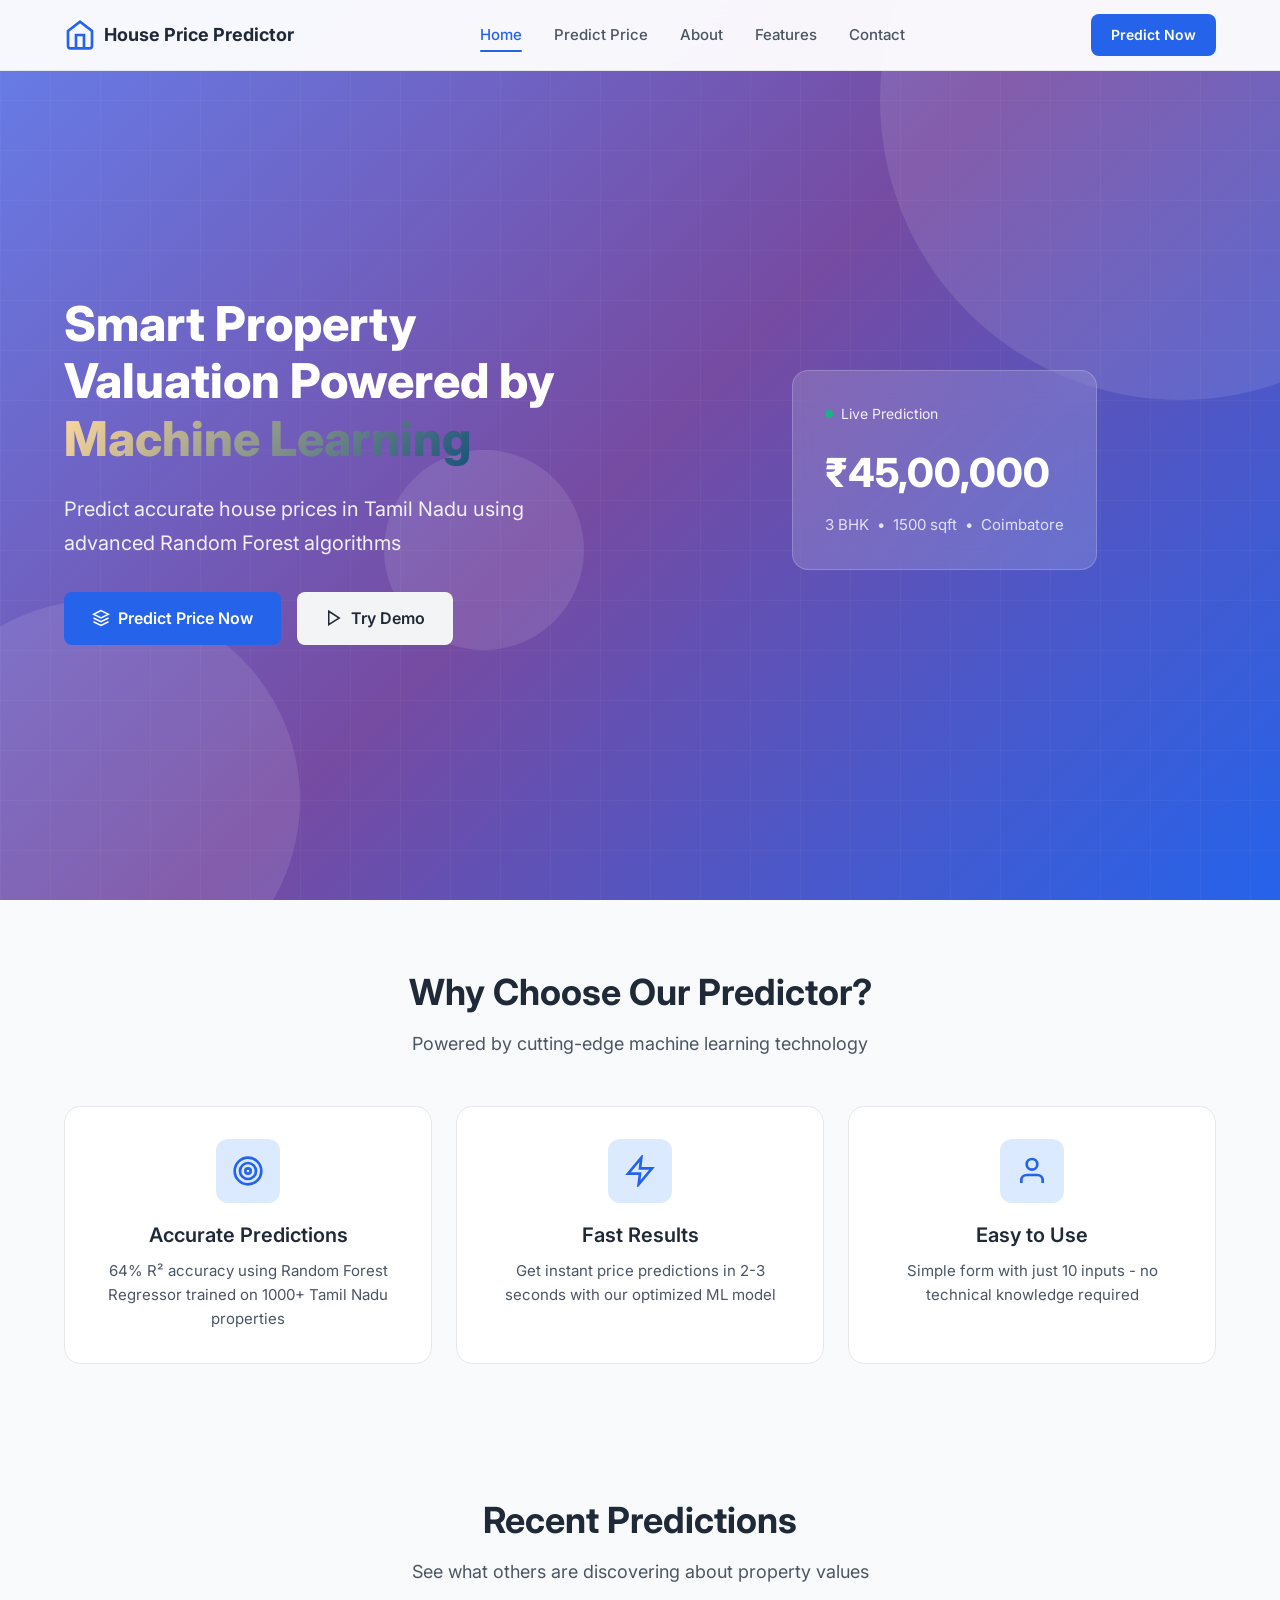
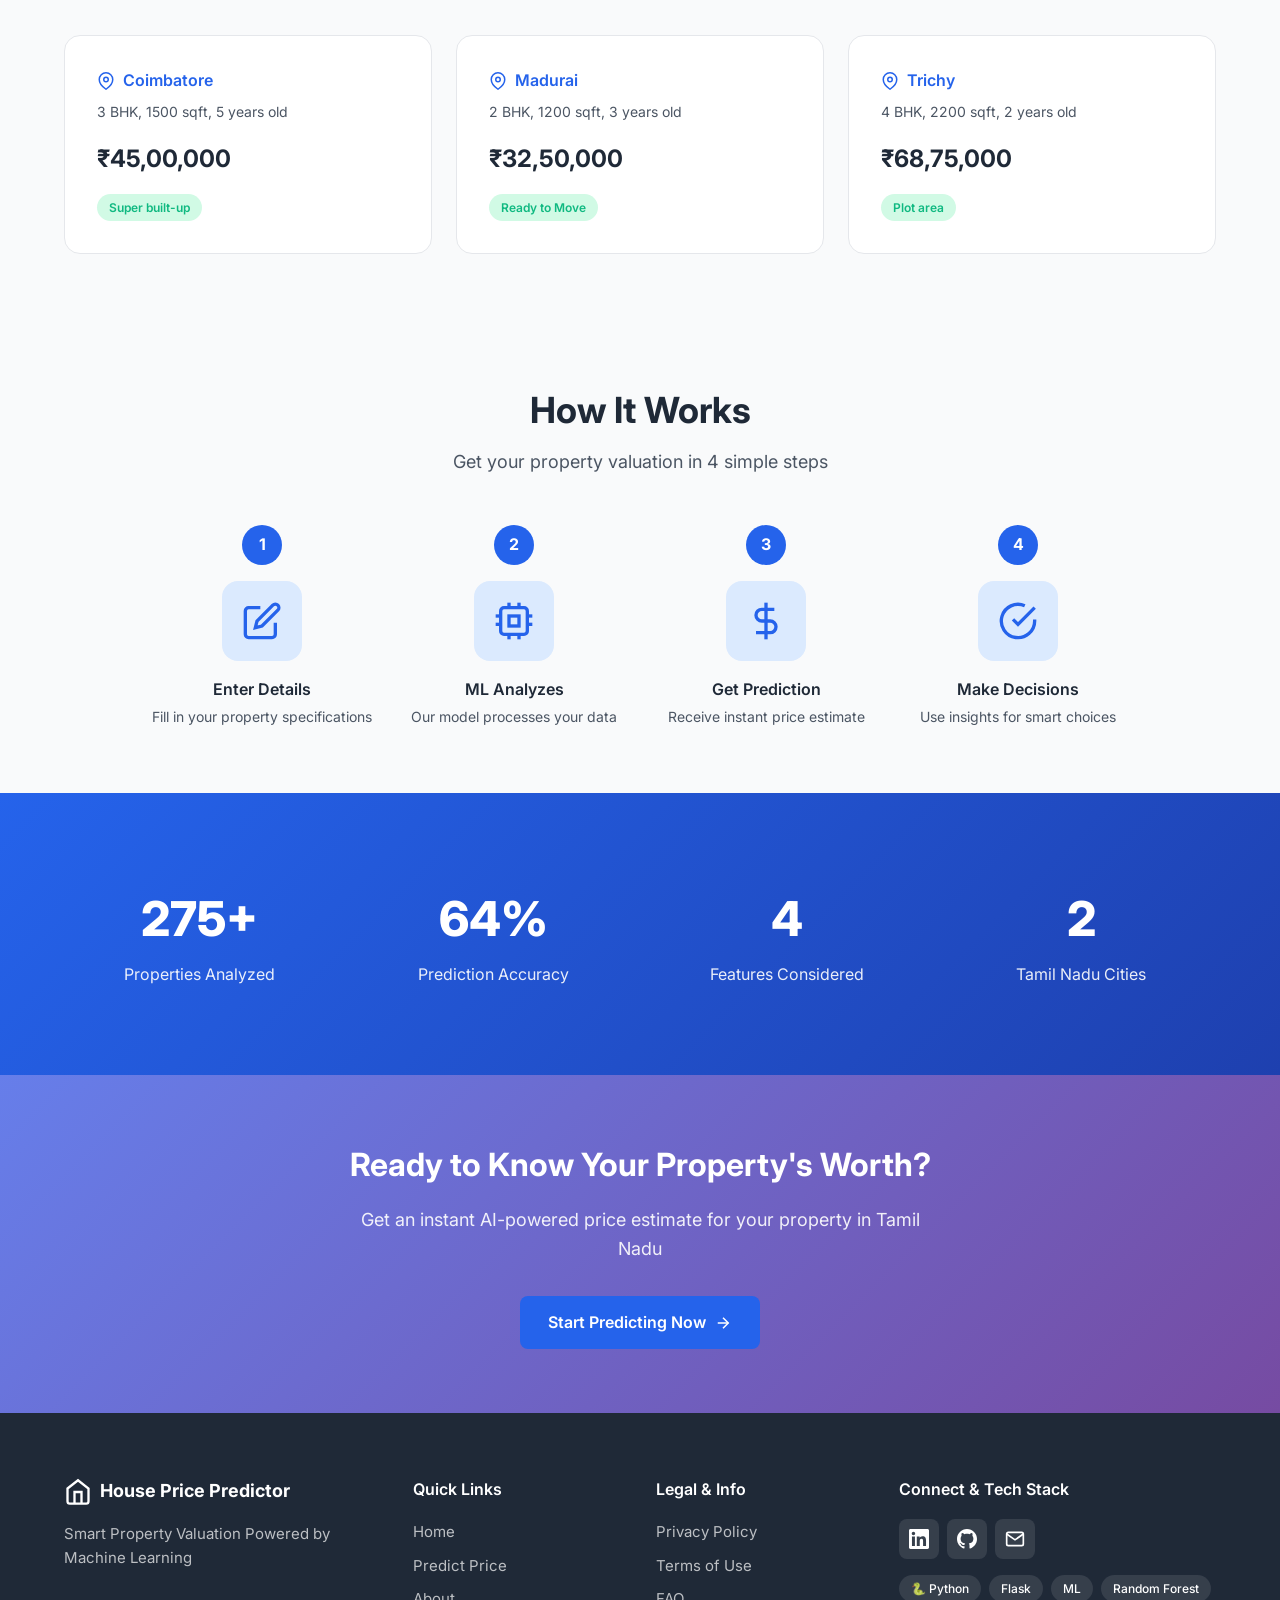
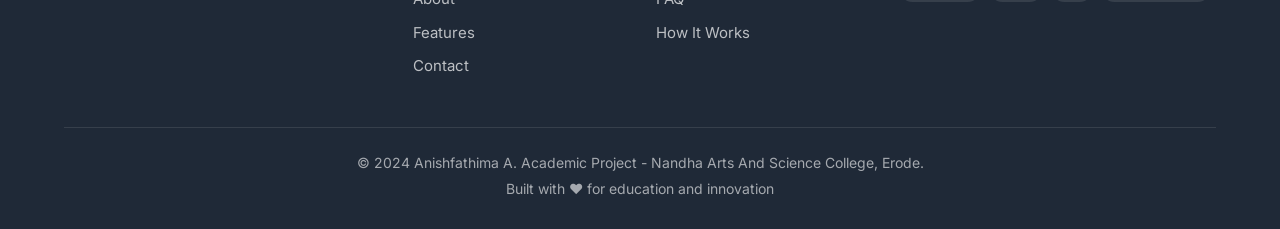
<file: UI/index.html>
<!DOCTYPE html>
<html lang="en">
<head>
    <meta charset="UTF-8">
    <meta name="viewport" content="width=device-width, initial-scale=1.0">
    <title>House Price Predictor | Smart Property Valuation Powered by ML</title>
    <link rel="stylesheet" href="style.css">
    <link href="https://fonts.googleapis.com/css2?family=Inter:wght@300;400;500;600;700;800&display=swap" rel="stylesheet">
</head>
<body>
    <!-- Navigation -->
    <nav class="navbar" id="navbar">
        <div class="nav-container">
            <a href="index.html" class="nav-logo">
                <svg class="logo-icon" viewBox="0 0 24 24" fill="none" stroke="currentColor" stroke-width="2">
                    <path d="M3 9l9-7 9 7v11a2 2 0 0 1-2 2H5a2 2 0 0 1-2-2z"></path>
                    <polyline points="9 22 9 12 15 12 15 22"></polyline>
                </svg>
                <span>House Price Predictor</span>
            </a>
            <button class="nav-toggle" id="navToggle" aria-label="Toggle navigation">
                <span></span>
                <span></span>
                <span></span>
            </button>
            <ul class="nav-menu" id="navMenu">
                <li><a href="index.html" class="nav-link active">Home</a></li>
                <li><a href="predict.html" class="nav-link">Predict Price</a></li>
                <li><a href="about.html" class="nav-link">About</a></li>
                <li><a href="features.html" class="nav-link">Features</a></li>
                <li><a href="contact.html" class="nav-link">Contact</a></li>
            </ul>
            <a href="predict.html" class="nav-cta">Predict Now</a>
        </div>
    </nav>

    <!-- Hero Section -->
    <section class="hero">
        <div class="hero-bg">
            <div class="hero-shape shape-1"></div>
            <div class="hero-shape shape-2"></div>
            <div class="hero-shape shape-3"></div>
            <div class="grid-pattern"></div>
        </div>
        <div class="container">
            <div class="hero-content">
                <h1 class="hero-title">Smart Property Valuation Powered by <span class="gradient-text">Machine Learning</span></h1>
                <p class="hero-subtitle">Predict accurate house prices in Tamil Nadu using advanced Random Forest algorithms</p>
                <div class="hero-buttons">
                    <a href="predict.html" class="btn btn-primary btn-lg">
                        <svg viewBox="0 0 24 24" fill="none" stroke="currentColor" stroke-width="2">
                            <path d="M12 2L2 7l10 5 10-5-10-5z"></path>
                            <path d="M2 17l10 5 10-5"></path>
                            <path d="M2 12l10 5 10-5"></path>
                        </svg>
                        Predict Price Now
                    </a>
                    <a href="predict.html?demo=true" class="btn btn-secondary btn-lg">
                        <svg viewBox="0 0 24 24" fill="none" stroke="currentColor" stroke-width="2">
                            <polygon points="5 3 19 12 5 21 5 3"></polygon>
                        </svg>
                        Try Demo
                    </a>
                </div>
            </div>
            <div class="hero-visual">
                <div class="hero-card">
                    <div class="hero-card-header">
                        <span class="status-dot"></span>
                        <span>Live Prediction</span>
                    </div>
                    <div class="hero-card-price">₹45,00,000</div>
                    <div class="hero-card-details">
                        <span>3 BHK</span>
                        <span>•</span>
                        <span>1500 sqft</span>
                        <span>•</span>
                        <span>Coimbatore</span>
                    </div>
                </div>
            </div>
        </div>
    </section>

    <!-- Key Features Section -->
    <section class="features-section">
        <div class="container">
            <div class="section-header">
                <h2 class="section-title">Why Choose Our Predictor?</h2>
                <p class="section-subtitle">Powered by cutting-edge machine learning technology</p>
            </div>
            <div class="features-grid">
                <div class="feature-card">
                    <div class="feature-icon">
                        <svg viewBox="0 0 24 24" fill="none" stroke="currentColor" stroke-width="2">
                            <circle cx="12" cy="12" r="10"></circle>
                            <circle cx="12" cy="12" r="6"></circle>
                            <circle cx="12" cy="12" r="2"></circle>
                        </svg>
                    </div>
                    <h3>Accurate Predictions</h3>
                    <p>64% R² accuracy using Random Forest Regressor trained on 1000+ Tamil Nadu properties</p>
                </div>
                <div class="feature-card">
                    <div class="feature-icon">
                        <svg viewBox="0 0 24 24" fill="none" stroke="currentColor" stroke-width="2">
                            <polygon points="13 2 3 14 12 14 11 22 21 10 12 10 13 2"></polygon>
                        </svg>
                    </div>
                    <h3>Fast Results</h3>
                    <p>Get instant price predictions in 2-3 seconds with our optimized ML model</p>
                </div>
                <div class="feature-card">
                    <div class="feature-icon">
                        <svg viewBox="0 0 24 24" fill="none" stroke="currentColor" stroke-width="2">
                            <path d="M20 21v-2a4 4 0 0 0-4-4H8a4 4 0 0 0-4 4v2"></path>
                            <circle cx="12" cy="7" r="4"></circle>
                        </svg>
                    </div>
                    <h3>Easy to Use</h3>
                    <p>Simple form with just 10 inputs - no technical knowledge required</p>
                </div>
            </div>
        </div>
    </section>

    <!-- Sample Predictions Section -->
    <section class="predictions-section">
        <div class="container">
            <div class="section-header">
                <h2 class="section-title">Recent Predictions</h2>
                <p class="section-subtitle">See what others are discovering about property values</p>
            </div>
            <div class="predictions-grid">
                <div class="prediction-card">
                    <div class="prediction-location">
                        <svg viewBox="0 0 24 24" fill="none" stroke="currentColor" stroke-width="2">
                            <path d="M21 10c0 7-9 13-9 13s-9-6-9-13a9 9 0 0118 0z"></path>
                            <circle cx="12" cy="10" r="3"></circle>
                        </svg>
                        Coimbatore
                    </div>
                    <div class="prediction-details">3 BHK, 1500 sqft, 5 years old</div>
                    <div class="prediction-price">₹45,00,000</div>
                    <div class="prediction-badge">Super built-up</div>
                </div>
                <div class="prediction-card">
                    <div class="prediction-location">
                        <svg viewBox="0 0 24 24" fill="none" stroke="currentColor" stroke-width="2">
                            <path d="M21 10c0 7-9 13-9 13s-9-6-9-13a9 9 0 0118 0z"></path>
                            <circle cx="12" cy="10" r="3"></circle>
                        </svg>
                        Madurai
                    </div>
                    <div class="prediction-details">2 BHK, 1200 sqft, 3 years old</div>
                    <div class="prediction-price">₹32,50,000</div>
                    <div class="prediction-badge">Ready to Move</div>
                </div>
                <div class="prediction-card">
                    <div class="prediction-location">
                        <svg viewBox="0 0 24 24" fill="none" stroke="currentColor" stroke-width="2">
                            <path d="M21 10c0 7-9 13-9 13s-9-6-9-13a9 9 0 0118 0z"></path>
                            <circle cx="12" cy="10" r="3"></circle>
                        </svg>
                        Trichy
                    </div>
                    <div class="prediction-details">4 BHK, 2200 sqft, 2 years old</div>
                    <div class="prediction-price">₹68,75,000</div>
                    <div class="prediction-badge">Plot area</div>
                </div>
            </div>
        </div>
    </section>

    <!-- How It Works Section -->
    <section class="how-it-works-section">
        <div class="container">
            <div class="section-header">
                <h2 class="section-title">How It Works</h2>
                <p class="section-subtitle">Get your property valuation in 4 simple steps</p>
            </div>
            <div class="steps-container">
                <div class="step">
                    <div class="step-number">1</div>
                    <div class="step-icon">
                        <svg viewBox="0 0 24 24" fill="none" stroke="currentColor" stroke-width="2">
                            <path d="M11 4H4a2 2 0 0 0-2 2v14a2 2 0 0 0 2 2h14a2 2 0 0 0 2-2v-7"></path>
                            <path d="M18.5 2.5a2.121 2.121 0 0 1 3 3L12 15l-4 1 1-4 9.5-9.5z"></path>
                        </svg>
                    </div>
                    <h3>Enter Details</h3>
                    <p>Fill in your property specifications</p>
                </div>
                <div class="step-connector"></div>
                <div class="step">
                    <div class="step-number">2</div>
                    <div class="step-icon">
                        <svg viewBox="0 0 24 24" fill="none" stroke="currentColor" stroke-width="2">
                            <rect x="4" y="4" width="16" height="16" rx="2" ry="2"></rect>
                            <rect x="9" y="9" width="6" height="6"></rect>
                            <line x1="9" y1="1" x2="9" y2="4"></line>
                            <line x1="15" y1="1" x2="15" y2="4"></line>
                            <line x1="9" y1="20" x2="9" y2="23"></line>
                            <line x1="15" y1="20" x2="15" y2="23"></line>
                            <line x1="20" y1="9" x2="23" y2="9"></line>
                            <line x1="20" y1="14" x2="23" y2="14"></line>
                            <line x1="1" y1="9" x2="4" y2="9"></line>
                            <line x1="1" y1="14" x2="4" y2="14"></line>
                        </svg>
                    </div>
                    <h3>ML Analyzes</h3>
                    <p>Our model processes your data</p>
                </div>
                <div class="step-connector"></div>
                <div class="step">
                    <div class="step-number">3</div>
                    <div class="step-icon">
                        <svg viewBox="0 0 24 24" fill="none" stroke="currentColor" stroke-width="2">
                            <line x1="12" y1="1" x2="12" y2="23"></line>
                            <path d="M17 5H9.5a3.5 3.5 0 0 0 0 7h5a3.5 3.5 0 0 1 0 7H6"></path>
                        </svg>
                    </div>
                    <h3>Get Prediction</h3>
                    <p>Receive instant price estimate</p>
                </div>
                <div class="step-connector"></div>
                <div class="step">
                    <div class="step-number">4</div>
                    <div class="step-icon">
                        <svg viewBox="0 0 24 24" fill="none" stroke="currentColor" stroke-width="2">
                            <path d="M22 11.08V12a10 10 0 1 1-5.93-9.14"></path>
                            <polyline points="22 4 12 14.01 9 11.01"></polyline>
                        </svg>
                    </div>
                    <h3>Make Decisions</h3>
                    <p>Use insights for smart choices</p>
                </div>
            </div>
        </div>
    </section>

    <!-- Statistics Section -->
    <section class="stats-section">
        <div class="container">
            <div class="stats-grid">
                <div class="stat-card">
                    <div class="stat-number" data-count="1000">1000+</div>
                    <div class="stat-label">Properties Analyzed</div>
                </div>
                <div class="stat-card">
                    <div class="stat-number">64%</div>
                    <div class="stat-label">Prediction Accuracy</div>
                </div>
                <div class="stat-card">
                    <div class="stat-number" data-count="18">18</div>
                    <div class="stat-label">Features Considered</div>
                </div>
                <div class="stat-card">
                    <div class="stat-number" data-count="9">9</div>
                    <div class="stat-label">Tamil Nadu Cities</div>
                </div>
            </div>
        </div>
    </section>

    <!-- CTA Section -->
    <section class="cta-section">
        <div class="container">
            <div class="cta-content">
                <h2>Ready to Know Your Property's Worth?</h2>
                <p>Get an instant AI-powered price estimate for your property in Tamil Nadu</p>
                <a href="predict.html" class="btn btn-primary btn-lg">
                    Start Predicting Now
                    <svg viewBox="0 0 24 24" fill="none" stroke="currentColor" stroke-width="2">
                        <line x1="5" y1="12" x2="19" y2="12"></line>
                        <polyline points="12 5 19 12 12 19"></polyline>
                    </svg>
                </a>
            </div>
        </div>
    </section>

    <!-- Footer -->
    <footer class="footer">
        <div class="container">
            <div class="footer-grid">
                <div class="footer-brand">
                    <a href="index.html" class="footer-logo">
                        <svg viewBox="0 0 24 24" fill="none" stroke="currentColor" stroke-width="2">
                            <path d="M3 9l9-7 9 7v11a2 2 0 0 1-2 2H5a2 2 0 0 1-2-2z"></path>
                            <polyline points="9 22 9 12 15 12 15 22"></polyline>
                        </svg>
                        <span>House Price Predictor</span>
                    </a>
                    <p>Smart Property Valuation Powered by Machine Learning</p>
                </div>
                <div class="footer-links">
                    <h4>Quick Links</h4>
                    <ul>
                        <li><a href="index.html">Home</a></li>
                        <li><a href="predict.html">Predict Price</a></li>
                        <li><a href="about.html">About</a></li>
                        <li><a href="features.html">Features</a></li>
                        <li><a href="contact.html">Contact</a></li>
                    </ul>
                </div>
                <div class="footer-links">
                    <h4>Legal & Info</h4>
                    <ul>
                        <li><a href="#">Privacy Policy</a></li>
                        <li><a href="#">Terms of Use</a></li>
                        <li><a href="#">FAQ</a></li>
                        <li><a href="about.html">How It Works</a></li>
                    </ul>
                </div>
                <div class="footer-connect">
                    <h4>Connect & Tech Stack</h4>
                    <div class="social-links">
                        <a href="https://linkedin.com" target="_blank" aria-label="LinkedIn">
                            <svg viewBox="0 0 24 24" fill="currentColor">
                                <path d="M20.447 20.452h-3.554v-5.569c0-1.328-.027-3.037-1.852-3.037-1.853 0-2.136 1.445-2.136 2.939v5.667H9.351V9h3.414v1.561h.046c.477-.9 1.637-1.85 3.37-1.85 3.601 0 4.267 2.37 4.267 5.455v6.286zM5.337 7.433c-1.144 0-2.063-.926-2.063-2.065 0-1.138.92-2.063 2.063-2.063 1.14 0 2.064.925 2.064 2.063 0 1.139-.925 2.065-2.064 2.065zm1.782 13.019H3.555V9h3.564v11.452zM22.225 0H1.771C.792 0 0 .774 0 1.729v20.542C0 23.227.792 24 1.771 24h20.451C23.2 24 24 23.227 24 22.271V1.729C24 .774 23.2 0 22.222 0h.003z"/>
                            </svg>
                        </a>
                        <a href="https://github.com" target="_blank" aria-label="GitHub">
                            <svg viewBox="0 0 24 24" fill="currentColor">
                                <path d="M12 0c-6.626 0-12 5.373-12 12 0 5.302 3.438 9.8 8.207 11.387.599.111.793-.261.793-.577v-2.234c-3.338.726-4.033-1.416-4.033-1.416-.546-1.387-1.333-1.756-1.333-1.756-1.089-.745.083-.729.083-.729 1.205.084 1.839 1.237 1.839 1.237 1.07 1.834 2.807 1.304 3.492.997.107-.775.418-1.305.762-1.604-2.665-.305-5.467-1.334-5.467-5.931 0-1.311.469-2.381 1.236-3.221-.124-.303-.535-1.524.117-3.176 0 0 1.008-.322 3.301 1.23.957-.266 1.983-.399 3.003-.404 1.02.005 2.047.138 3.006.404 2.291-1.552 3.297-1.23 3.297-1.23.653 1.653.242 2.874.118 3.176.77.84 1.235 1.911 1.235 3.221 0 4.609-2.807 5.624-5.479 5.921.43.372.823 1.102.823 2.222v3.293c0 .319.192.694.801.576 4.765-1.589 8.199-6.086 8.199-11.386 0-6.627-5.373-12-12-12z"/>
                            </svg>
                        </a>
                        <a href="mailto:anishansarbasha@gmail.com" aria-label="Email">
                            <svg viewBox="0 0 24 24" fill="none" stroke="currentColor" stroke-width="2">
                                <path d="M4 4h16c1.1 0 2 .9 2 2v12c0 1.1-.9 2-2 2H4c-1.1 0-2-.9-2-2V6c0-1.1.9-2 2-2z"></path>
                                <polyline points="22,6 12,13 2,6"></polyline>
                            </svg>
                        </a>
                    </div>
                    <div class="tech-badges">
                        <span class="tech-badge">🐍 Python</span>
                        <span class="tech-badge">Flask</span>
                        <span class="tech-badge">ML</span>
                        <span class="tech-badge">Random Forest</span>
                    </div>
                </div>
            </div>
            <div class="footer-bottom">
                <p>© 2024 Anishfathima A. Academic Project - Nandha Arts And Science College, Erode.</p>
                <p>Built with ❤️ for education and innovation</p>
            </div>
        </div>
    </footer>

    <!-- Toast Container -->
    <div id="toastContainer" class="toast-container"></div>

    <script src="script.js"></script>
</body>
</html>
</file>
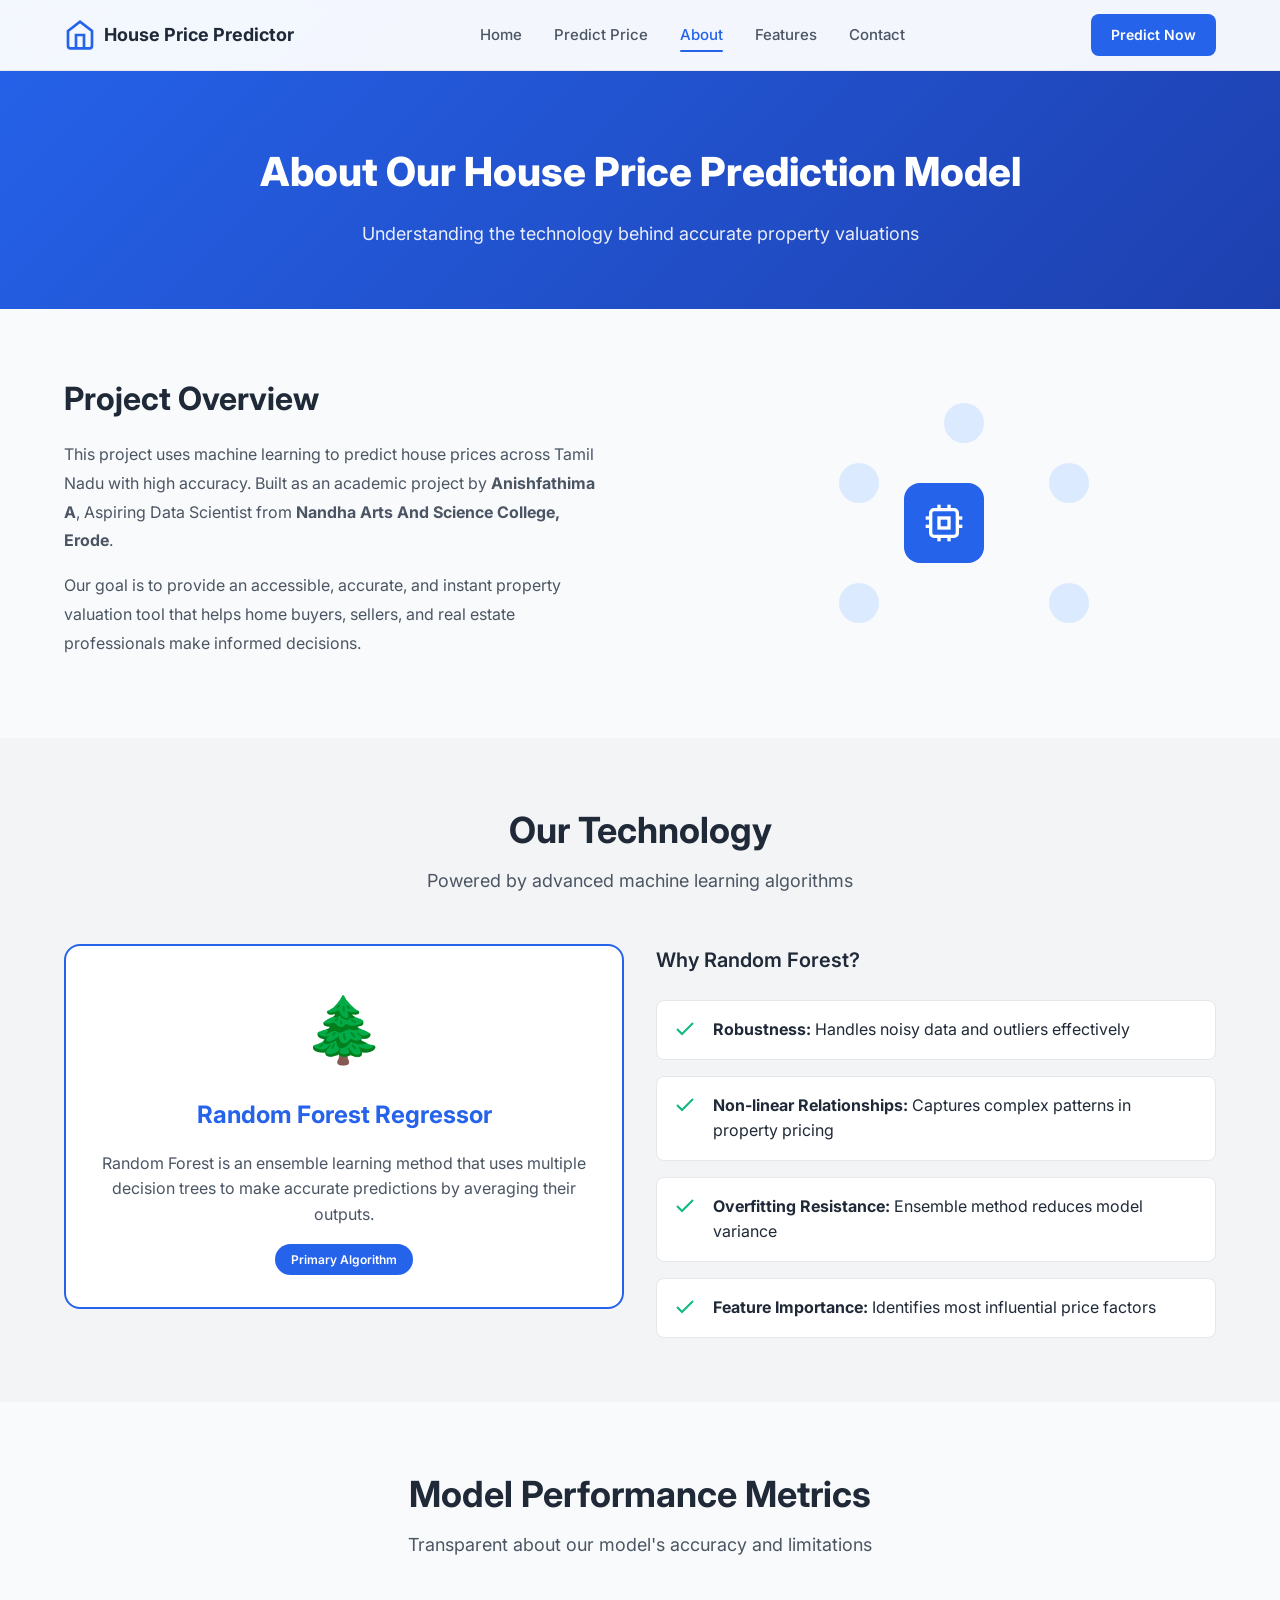
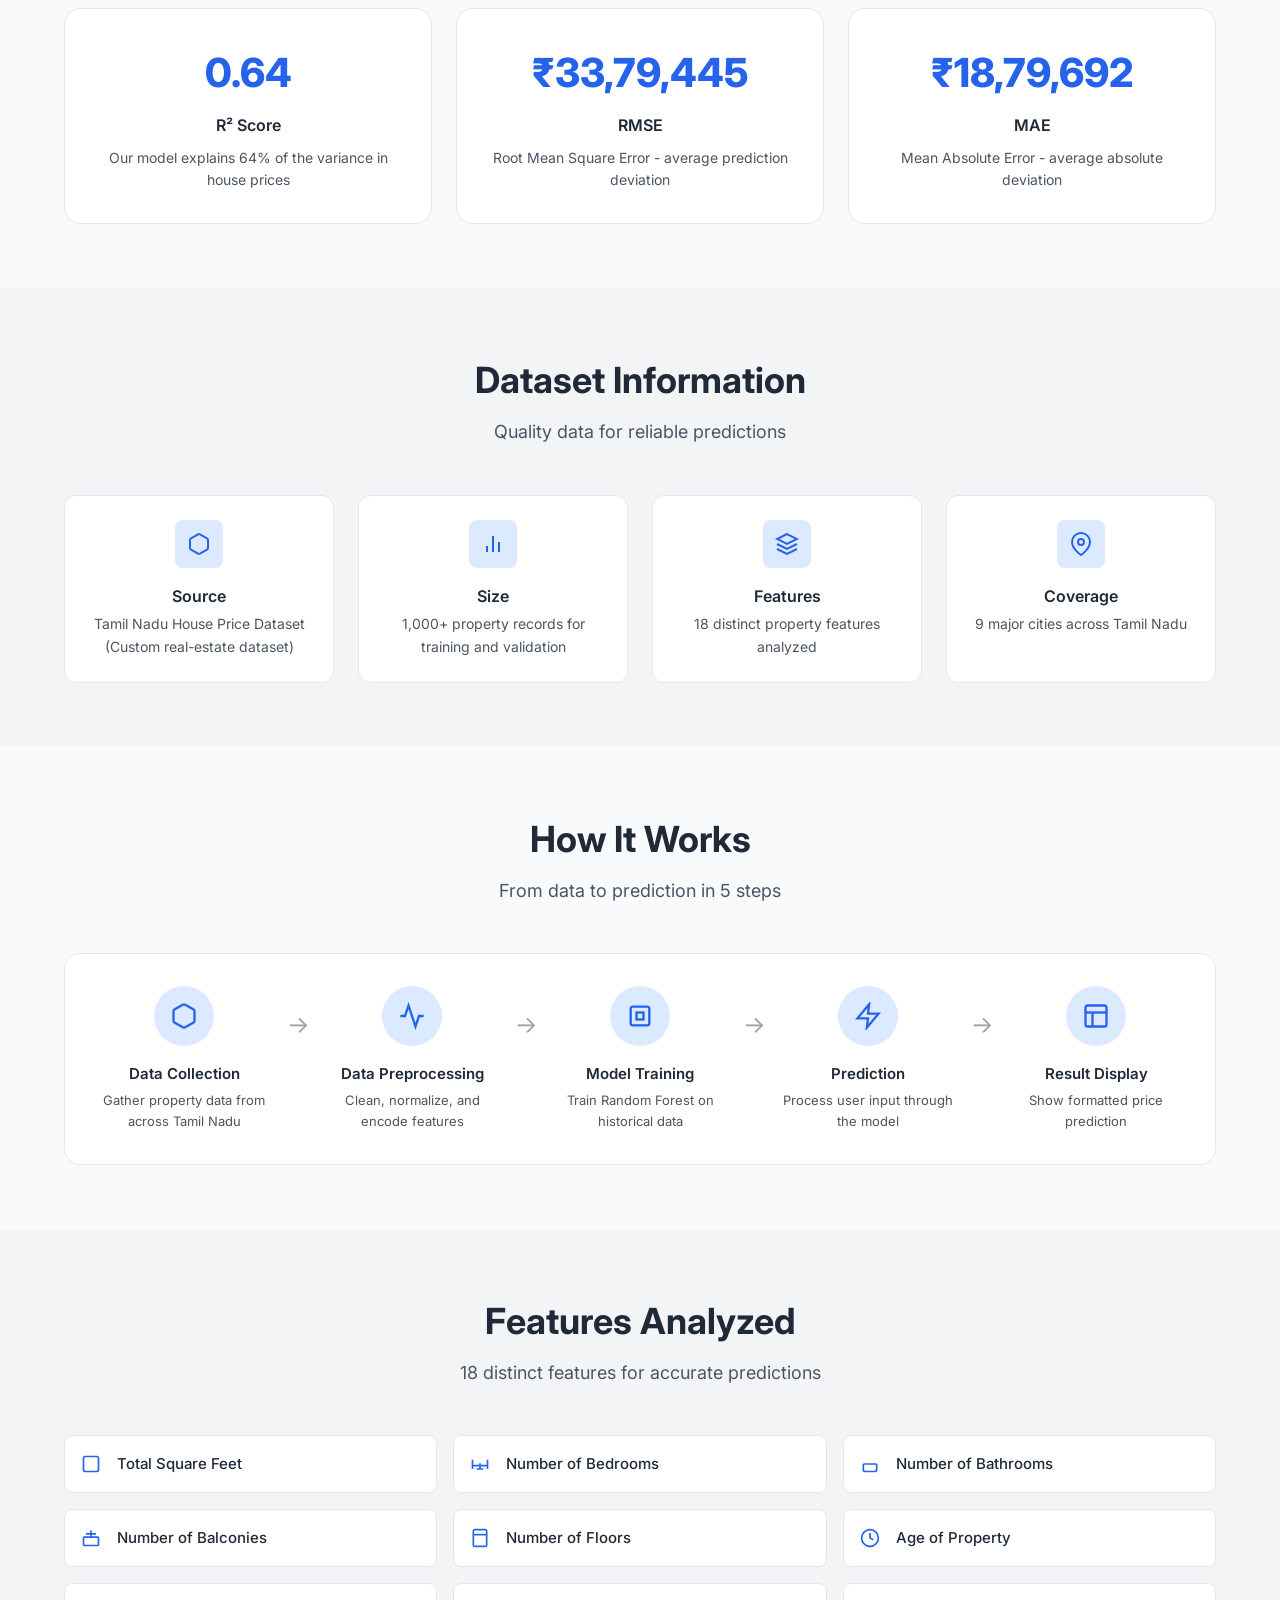
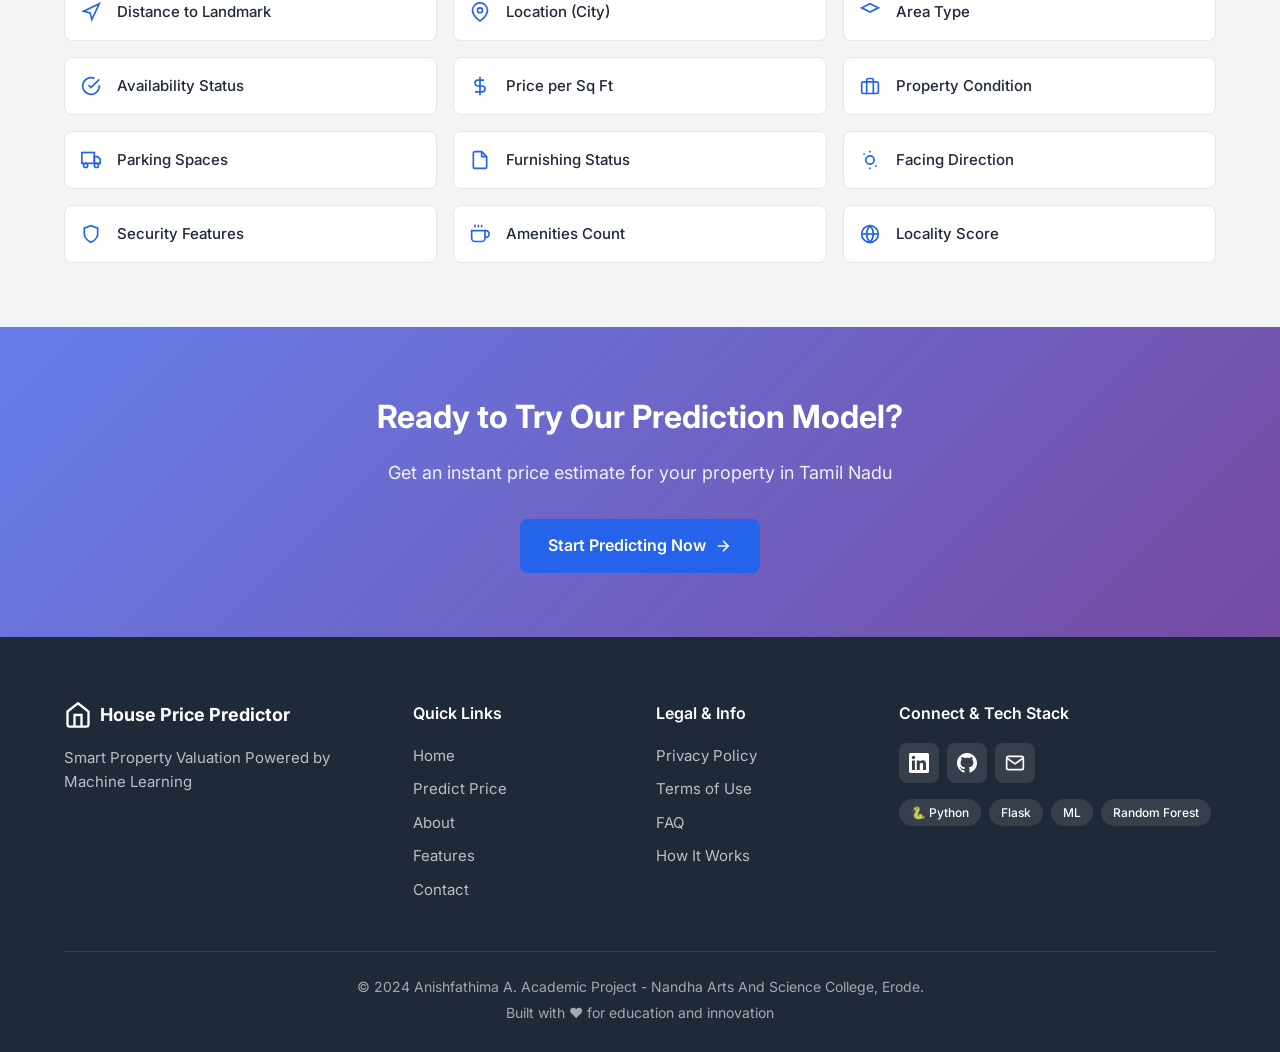
<file: UI/about.html>
<!DOCTYPE html>
<html lang="en">
<head>
    <meta charset="UTF-8">
    <meta name="viewport" content="width=device-width, initial-scale=1.0">
    <title>About | House Price Predictor</title>
    <link rel="stylesheet" href="style.css">
    <link href="https://fonts.googleapis.com/css2?family=Inter:wght@300;400;500;600;700;800&display=swap" rel="stylesheet">
</head>
<body>
    <!-- Navigation -->
    <nav class="navbar" id="navbar">
        <div class="nav-container">
            <a href="index.html" class="nav-logo">
                <svg class="logo-icon" viewBox="0 0 24 24" fill="none" stroke="currentColor" stroke-width="2">
                    <path d="M3 9l9-7 9 7v11a2 2 0 0 1-2 2H5a2 2 0 0 1-2-2z"></path>
                    <polyline points="9 22 9 12 15 12 15 22"></polyline>
                </svg>
                <span>House Price Predictor</span>
            </a>
            <button class="nav-toggle" id="navToggle" aria-label="Toggle navigation">
                <span></span>
                <span></span>
                <span></span>
            </button>
            <ul class="nav-menu" id="navMenu">
                <li><a href="index.html" class="nav-link">Home</a></li>
                <li><a href="predict.html" class="nav-link">Predict Price</a></li>
                <li><a href="about.html" class="nav-link active">About</a></li>
                <li><a href="features.html" class="nav-link">Features</a></li>
                <li><a href="contact.html" class="nav-link">Contact</a></li>
            </ul>
            <a href="predict.html" class="nav-cta">Predict Now</a>
        </div>
    </nav>

    <!-- Main Content -->
    <main class="about-page">
        <!-- Hero Section -->
        <section class="page-hero">
            <div class="container">
                <h1 class="page-title">About Our House Price Prediction Model</h1>
                <p class="page-subtitle">Understanding the technology behind accurate property valuations</p>
            </div>
        </section>

        <!-- Project Overview -->
        <section class="about-section">
            <div class="container">
                <div class="about-intro">
                    <div class="about-intro-content">
                        <h2>Project Overview</h2>
                        <p>This project uses machine learning to predict house prices across Tamil Nadu with high accuracy. Built as an academic project by <strong>Anishfathima A</strong>, Aspiring Data Scientist from <strong>Nandha Arts And Science College, Erode</strong>.</p>
                        <p>Our goal is to provide an accessible, accurate, and instant property valuation tool that helps home buyers, sellers, and real estate professionals make informed decisions.</p>
                    </div>
                    <div class="about-intro-image">
                        <div class="ml-visual">
                            <div class="ml-node node-1"></div>
                            <div class="ml-node node-2"></div>
                            <div class="ml-node node-3"></div>
                            <div class="ml-node node-4"></div>
                            <div class="ml-node node-5"></div>
                            <div class="ml-center">
                                <svg viewBox="0 0 24 24" fill="none" stroke="currentColor" stroke-width="2">
                                    <rect x="4" y="4" width="16" height="16" rx="2" ry="2"></rect>
                                    <rect x="9" y="9" width="6" height="6"></rect>
                                    <line x1="9" y1="1" x2="9" y2="4"></line>
                                    <line x1="15" y1="1" x2="15" y2="4"></line>
                                    <line x1="9" y1="20" x2="9" y2="23"></line>
                                    <line x1="15" y1="20" x2="15" y2="23"></line>
                                    <line x1="20" y1="9" x2="23" y2="9"></line>
                                    <line x1="20" y1="14" x2="23" y2="14"></line>
                                    <line x1="1" y1="9" x2="4" y2="9"></line>
                                    <line x1="1" y1="14" x2="4" y2="14"></line>
                                </svg>
                            </div>
                        </div>
                    </div>
                </div>
            </div>
        </section>

        <!-- Our Technology -->
        <section class="about-section bg-light">
            <div class="container">
                <div class="section-header">
                    <h2 class="section-title">Our Technology</h2>
                    <p class="section-subtitle">Powered by advanced machine learning algorithms</p>
                </div>
                <div class="tech-overview">
                    <div class="tech-main">
                        <div class="algorithm-card">
                            <div class="algorithm-icon">🌲</div>
                            <h3>Random Forest Regressor</h3>
                            <p class="algorithm-description">Random Forest is an ensemble learning method that uses multiple decision trees to make accurate predictions by averaging their outputs.</p>
                            <div class="algorithm-badge">Primary Algorithm</div>
                        </div>
                    </div>
                    <div class="tech-why">
                        <h3>Why Random Forest?</h3>
                        <ul class="tech-benefits">
                            <li>
                                <svg viewBox="0 0 24 24" fill="none" stroke="currentColor" stroke-width="2">
                                    <polyline points="20 6 9 17 4 12"></polyline>
                                </svg>
                                <span><strong>Robustness:</strong> Handles noisy data and outliers effectively</span>
                            </li>
                            <li>
                                <svg viewBox="0 0 24 24" fill="none" stroke="currentColor" stroke-width="2">
                                    <polyline points="20 6 9 17 4 12"></polyline>
                                </svg>
                                <span><strong>Non-linear Relationships:</strong> Captures complex patterns in property pricing</span>
                            </li>
                            <li>
                                <svg viewBox="0 0 24 24" fill="none" stroke="currentColor" stroke-width="2">
                                    <polyline points="20 6 9 17 4 12"></polyline>
                                </svg>
                                <span><strong>Overfitting Resistance:</strong> Ensemble method reduces model variance</span>
                            </li>
                            <li>
                                <svg viewBox="0 0 24 24" fill="none" stroke="currentColor" stroke-width="2">
                                    <polyline points="20 6 9 17 4 12"></polyline>
                                </svg>
                                <span><strong>Feature Importance:</strong> Identifies most influential price factors</span>
                            </li>
                        </ul>
                    </div>
                </div>
            </div>
        </section>

        <!-- Model Performance -->
        <section class="about-section">
            <div class="container">
                <div class="section-header">
                    <h2 class="section-title">Model Performance Metrics</h2>
                    <p class="section-subtitle">Transparent about our model's accuracy and limitations</p>
                </div>
                <div class="metrics-grid">
                    <div class="metric-card">
                        <div class="metric-value">0.64</div>
                        <div class="metric-label">R² Score</div>
                        <p class="metric-explanation">Our model explains 64% of the variance in house prices</p>
                    </div>
                    <div class="metric-card">
                        <div class="metric-value">₹33,79,445</div>
                        <div class="metric-label">RMSE</div>
                        <p class="metric-explanation">Root Mean Square Error - average prediction deviation</p>
                    </div>
                    <div class="metric-card">
                        <div class="metric-value">₹18,79,692</div>
                        <div class="metric-label">MAE</div>
                        <p class="metric-explanation">Mean Absolute Error - average absolute deviation</p>
                    </div>
                </div>
            </div>
        </section>

        <!-- Dataset Information -->
        <section class="about-section bg-light">
            <div class="container">
                <div class="section-header">
                    <h2 class="section-title">Dataset Information</h2>
                    <p class="section-subtitle">Quality data for reliable predictions</p>
                </div>
                <div class="dataset-grid">
                    <div class="dataset-card">
                        <div class="dataset-icon">
                            <svg viewBox="0 0 24 24" fill="none" stroke="currentColor" stroke-width="2">
                                <path d="M21 16V8a2 2 0 0 0-1-1.73l-7-4a2 2 0 0 0-2 0l-7 4A2 2 0 0 0 3 8v8a2 2 0 0 0 1 1.73l7 4a2 2 0 0 0 2 0l7-4A2 2 0 0 0 21 16z"></path>
                            </svg>
                        </div>
                        <h4>Source</h4>
                        <p>Tamil Nadu House Price Dataset (Custom real-estate dataset)</p>
                    </div>
                    <div class="dataset-card">
                        <div class="dataset-icon">
                            <svg viewBox="0 0 24 24" fill="none" stroke="currentColor" stroke-width="2">
                                <line x1="18" y1="20" x2="18" y2="10"></line>
                                <line x1="12" y1="20" x2="12" y2="4"></line>
                                <line x1="6" y1="20" x2="6" y2="14"></line>
                            </svg>
                        </div>
                        <h4>Size</h4>
                        <p>1,000+ property records for training and validation</p>
                    </div>
                    <div class="dataset-card">
                        <div class="dataset-icon">
                            <svg viewBox="0 0 24 24" fill="none" stroke="currentColor" stroke-width="2">
                                <polygon points="12 2 2 7 12 12 22 7 12 2"></polygon>
                                <polyline points="2 17 12 22 22 17"></polyline>
                                <polyline points="2 12 12 17 22 12"></polyline>
                            </svg>
                        </div>
                        <h4>Features</h4>
                        <p>18 distinct property features analyzed</p>
                    </div>
                    <div class="dataset-card">
                        <div class="dataset-icon">
                            <svg viewBox="0 0 24 24" fill="none" stroke="currentColor" stroke-width="2">
                                <path d="M21 10c0 7-9 13-9 13s-9-6-9-13a9 9 0 0118 0z"></path>
                                <circle cx="12" cy="10" r="3"></circle>
                            </svg>
                        </div>
                        <h4>Coverage</h4>
                        <p>9 major cities across Tamil Nadu</p>
                    </div>
                </div>
            </div>
        </section>

        <!-- How It Works Workflow -->
        <section class="about-section">
            <div class="container">
                <div class="section-header">
                    <h2 class="section-title">How It Works</h2>
                    <p class="section-subtitle">From data to prediction in 5 steps</p>
                </div>
                <div class="workflow-container">
                    <div class="workflow-step">
                        <div class="workflow-icon">
                            <svg viewBox="0 0 24 24" fill="none" stroke="currentColor" stroke-width="2">
                                <path d="M21 16V8a2 2 0 0 0-1-1.73l-7-4a2 2 0 0 0-2 0l-7 4A2 2 0 0 0 3 8v8a2 2 0 0 0 1 1.73l7 4a2 2 0 0 0 2 0l7-4A2 2 0 0 0 21 16z"></path>
                            </svg>
                        </div>
                        <h4>Data Collection</h4>
                        <p>Gather property data from across Tamil Nadu</p>
                    </div>
                    <div class="workflow-arrow">→</div>
                    <div class="workflow-step">
                        <div class="workflow-icon">
                            <svg viewBox="0 0 24 24" fill="none" stroke="currentColor" stroke-width="2">
                                <polyline points="22 12 18 12 15 21 9 3 6 12 2 12"></polyline>
                            </svg>
                        </div>
                        <h4>Data Preprocessing</h4>
                        <p>Clean, normalize, and encode features</p>
                    </div>
                    <div class="workflow-arrow">→</div>
                    <div class="workflow-step">
                        <div class="workflow-icon">
                            <svg viewBox="0 0 24 24" fill="none" stroke="currentColor" stroke-width="2">
                                <rect x="4" y="4" width="16" height="16" rx="2" ry="2"></rect>
                                <rect x="9" y="9" width="6" height="6"></rect>
                            </svg>
                        </div>
                        <h4>Model Training</h4>
                        <p>Train Random Forest on historical data</p>
                    </div>
                    <div class="workflow-arrow">→</div>
                    <div class="workflow-step">
                        <div class="workflow-icon">
                            <svg viewBox="0 0 24 24" fill="none" stroke="currentColor" stroke-width="2">
                                <polygon points="13 2 3 14 12 14 11 22 21 10 12 10 13 2"></polygon>
                            </svg>
                        </div>
                        <h4>Prediction</h4>
                        <p>Process user input through the model</p>
                    </div>
                    <div class="workflow-arrow">→</div>
                    <div class="workflow-step">
                        <div class="workflow-icon">
                            <svg viewBox="0 0 24 24" fill="none" stroke="currentColor" stroke-width="2">
                                <rect x="3" y="3" width="18" height="18" rx="2" ry="2"></rect>
                                <line x1="3" y1="9" x2="21" y2="9"></line>
                                <line x1="9" y1="21" x2="9" y2="9"></line>
                            </svg>
                        </div>
                        <h4>Result Display</h4>
                        <p>Show formatted price prediction</p>
                    </div>
                </div>
            </div>
        </section>

        <!-- Features Analyzed -->
        <section class="about-section bg-light">
            <div class="container">
                <div class="section-header">
                    <h2 class="section-title">Features Analyzed</h2>
                    <p class="section-subtitle">18 distinct features for accurate predictions</p>
                </div>
                <div class="features-analyzed-grid">
                    <div class="feature-item">
                        <svg viewBox="0 0 24 24" fill="none" stroke="currentColor" stroke-width="2">
                            <rect x="3" y="3" width="18" height="18" rx="2" ry="2"></rect>
                        </svg>
                        Total Square Feet
                    </div>
                    <div class="feature-item">
                        <svg viewBox="0 0 24 24" fill="none" stroke="currentColor" stroke-width="2">
                            <path d="M3 7v11m0-4h18m0 4V7m-9 4v7m-4 0h8"></path>
                        </svg>
                        Number of Bedrooms
                    </div>
                    <div class="feature-item">
                        <svg viewBox="0 0 24 24" fill="none" stroke="currentColor" stroke-width="2">
                            <path d="M4 12h16M4 12v7a2 2 0 002 2h12a2 2 0 002-2v-7"></path>
                        </svg>
                        Number of Bathrooms
                    </div>
                    <div class="feature-item">
                        <svg viewBox="0 0 24 24" fill="none" stroke="currentColor" stroke-width="2">
                            <rect x="3" y="11" width="18" height="10" rx="1"></rect>
                            <path d="M12 3v8M6 7h12"></path>
                        </svg>
                        Number of Balconies
                    </div>
                    <div class="feature-item">
                        <svg viewBox="0 0 24 24" fill="none" stroke="currentColor" stroke-width="2">
                            <rect x="4" y="2" width="16" height="20" rx="2" ry="2"></rect>
                            <line x1="4" y1="8" x2="20" y2="8"></line>
                        </svg>
                        Number of Floors
                    </div>
                    <div class="feature-item">
                        <svg viewBox="0 0 24 24" fill="none" stroke="currentColor" stroke-width="2">
                            <circle cx="12" cy="12" r="10"></circle>
                            <polyline points="12 6 12 12 16 14"></polyline>
                        </svg>
                        Age of Property
                    </div>
                    <div class="feature-item">
                        <svg viewBox="0 0 24 24" fill="none" stroke="currentColor" stroke-width="2">
                            <polygon points="3 11 22 2 13 21 11 13 3 11"></polygon>
                        </svg>
                        Distance to Landmark
                    </div>
                    <div class="feature-item">
                        <svg viewBox="0 0 24 24" fill="none" stroke="currentColor" stroke-width="2">
                            <path d="M21 10c0 7-9 13-9 13s-9-6-9-13a9 9 0 0118 0z"></path>
                            <circle cx="12" cy="10" r="3"></circle>
                        </svg>
                        Location (City)
                    </div>
                    <div class="feature-item">
                        <svg viewBox="0 0 24 24" fill="none" stroke="currentColor" stroke-width="2">
                            <polygon points="12 2 2 7 12 12 22 7 12 2"></polygon>
                        </svg>
                        Area Type
                    </div>
                    <div class="feature-item">
                        <svg viewBox="0 0 24 24" fill="none" stroke="currentColor" stroke-width="2">
                            <path d="M22 11.08V12a10 10 0 11-5.93-9.14"></path>
                            <polyline points="22 4 12 14.01 9 11.01"></polyline>
                        </svg>
                        Availability Status
                    </div>
                    <div class="feature-item">
                        <svg viewBox="0 0 24 24" fill="none" stroke="currentColor" stroke-width="2">
                            <line x1="12" y1="1" x2="12" y2="23"></line>
                            <path d="M17 5H9.5a3.5 3.5 0 0 0 0 7h5a3.5 3.5 0 0 1 0 7H6"></path>
                        </svg>
                        Price per Sq Ft
                    </div>
                    <div class="feature-item">
                        <svg viewBox="0 0 24 24" fill="none" stroke="currentColor" stroke-width="2">
                            <rect x="2" y="7" width="20" height="14" rx="2" ry="2"></rect>
                            <path d="M16 21V5a2 2 0 0 0-2-2h-4a2 2 0 0 0-2 2v16"></path>
                        </svg>
                        Property Condition
                    </div>
                    <div class="feature-item">
                        <svg viewBox="0 0 24 24" fill="none" stroke="currentColor" stroke-width="2">
                            <rect x="1" y="3" width="15" height="13"></rect>
                            <polygon points="16 8 20 8 23 11 23 16 16 16 16 8"></polygon>
                            <circle cx="5.5" cy="18.5" r="2.5"></circle>
                            <circle cx="18.5" cy="18.5" r="2.5"></circle>
                        </svg>
                        Parking Spaces
                    </div>
                    <div class="feature-item">
                        <svg viewBox="0 0 24 24" fill="none" stroke="currentColor" stroke-width="2">
                            <path d="M14 2H6a2 2 0 0 0-2 2v16a2 2 0 0 0 2 2h12a2 2 0 0 0 2-2V8z"></path>
                            <polyline points="14 2 14 8 20 8"></polyline>
                        </svg>
                        Furnishing Status
                    </div>
                    <div class="feature-item">
                        <svg viewBox="0 0 24 24" fill="none" stroke="currentColor" stroke-width="2">
                            <circle cx="12" cy="12" r="5"></circle>
                            <line x1="12" y1="1" x2="12" y2="3"></line>
                            <line x1="12" y1="21" x2="12" y2="23"></line>
                            <line x1="4.22" y1="4.22" x2="5.64" y2="5.64"></line>
                            <line x1="18.36" y1="18.36" x2="19.78" y2="19.78"></line>
                        </svg>
                        Facing Direction
                    </div>
                    <div class="feature-item">
                        <svg viewBox="0 0 24 24" fill="none" stroke="currentColor" stroke-width="2">
                            <path d="M12 22s8-4 8-10V5l-8-3-8 3v7c0 6 8 10 8 10z"></path>
                        </svg>
                        Security Features
                    </div>
                    <div class="feature-item">
                        <svg viewBox="0 0 24 24" fill="none" stroke="currentColor" stroke-width="2">
                            <path d="M18 8h1a4 4 0 0 1 0 8h-1"></path>
                            <path d="M2 8h16v9a4 4 0 0 1-4 4H6a4 4 0 0 1-4-4V8z"></path>
                            <line x1="6" y1="1" x2="6" y2="4"></line>
                            <line x1="10" y1="1" x2="10" y2="4"></line>
                            <line x1="14" y1="1" x2="14" y2="4"></line>
                        </svg>
                        Amenities Count
                    </div>
                    <div class="feature-item">
                        <svg viewBox="0 0 24 24" fill="none" stroke="currentColor" stroke-width="2">
                            <circle cx="12" cy="12" r="10"></circle>
                            <line x1="2" y1="12" x2="22" y2="12"></line>
                            <path d="M12 2a15.3 15.3 0 0 1 4 10 15.3 15.3 0 0 1-4 10 15.3 15.3 0 0 1-4-10 15.3 15.3 0 0 1 4-10z"></path>
                        </svg>
                        Locality Score
                    </div>
                </div>
            </div>
        </section>

        <!-- CTA Section -->
        <section class="cta-section">
            <div class="container">
                <div class="cta-content">
                    <h2>Ready to Try Our Prediction Model?</h2>
                    <p>Get an instant price estimate for your property in Tamil Nadu</p>
                    <a href="predict.html" class="btn btn-primary btn-lg">
                        Start Predicting Now
                        <svg viewBox="0 0 24 24" fill="none" stroke="currentColor" stroke-width="2">
                            <line x1="5" y1="12" x2="19" y2="12"></line>
                            <polyline points="12 5 19 12 12 19"></polyline>
                        </svg>
                    </a>
                </div>
            </div>
        </section>
    </main>

    <!-- Footer -->
    <footer class="footer">
        <div class="container">
            <div class="footer-grid">
                <div class="footer-brand">
                    <a href="index.html" class="footer-logo">
                        <svg viewBox="0 0 24 24" fill="none" stroke="currentColor" stroke-width="2">
                            <path d="M3 9l9-7 9 7v11a2 2 0 0 1-2 2H5a2 2 0 0 1-2-2z"></path>
                            <polyline points="9 22 9 12 15 12 15 22"></polyline>
                        </svg>
                        <span>House Price Predictor</span>
                    </a>
                    <p>Smart Property Valuation Powered by Machine Learning</p>
                </div>
                <div class="footer-links">
                    <h4>Quick Links</h4>
                    <ul>
                        <li><a href="index.html">Home</a></li>
                        <li><a href="predict.html">Predict Price</a></li>
                        <li><a href="about.html">About</a></li>
                        <li><a href="features.html">Features</a></li>
                        <li><a href="contact.html">Contact</a></li>
                    </ul>
                </div>
                <div class="footer-links">
                    <h4>Legal & Info</h4>
                    <ul>
                        <li><a href="#">Privacy Policy</a></li>
                        <li><a href="#">Terms of Use</a></li>
                        <li><a href="#">FAQ</a></li>
                        <li><a href="about.html">How It Works</a></li>
                    </ul>
                </div>
                <div class="footer-connect">
                    <h4>Connect & Tech Stack</h4>
                    <div class="social-links">
                        <a href="https://linkedin.com" target="_blank" aria-label="LinkedIn">
                            <svg viewBox="0 0 24 24" fill="currentColor">
                                <path d="M20.447 20.452h-3.554v-5.569c0-1.328-.027-3.037-1.852-3.037-1.853 0-2.136 1.445-2.136 2.939v5.667H9.351V9h3.414v1.561h.046c.477-.9 1.637-1.85 3.37-1.85 3.601 0 4.267 2.37 4.267 5.455v6.286zM5.337 7.433c-1.144 0-2.063-.926-2.063-2.065 0-1.138.92-2.063 2.063-2.063 1.14 0 2.064.925 2.064 2.063 0 1.139-.925 2.065-2.064 2.065zm1.782 13.019H3.555V9h3.564v11.452zM22.225 0H1.771C.792 0 0 .774 0 1.729v20.542C0 23.227.792 24 1.771 24h20.451C23.2 24 24 23.227 24 22.271V1.729C24 .774 23.2 0 22.222 0h.003z"/>
                            </svg>
                        </a>
                        <a href="https://github.com" target="_blank" aria-label="GitHub">
                            <svg viewBox="0 0 24 24" fill="currentColor">
                                <path d="M12 0c-6.626 0-12 5.373-12 12 0 5.302 3.438 9.8 8.207 11.387.599.111.793-.261.793-.577v-2.234c-3.338.726-4.033-1.416-4.033-1.416-.546-1.387-1.333-1.756-1.333-1.756-1.089-.745.083-.729.083-.729 1.205.084 1.839 1.237 1.839 1.237 1.07 1.834 2.807 1.304 3.492.997.107-.775.418-1.305.762-1.604-2.665-.305-5.467-1.334-5.467-5.931 0-1.311.469-2.381 1.236-3.221-.124-.303-.535-1.524.117-3.176 0 0 1.008-.322 3.301 1.23.957-.266 1.983-.399 3.003-.404 1.02.005 2.047.138 3.006.404 2.291-1.552 3.297-1.23 3.297-1.23.653 1.653.242 2.874.118 3.176.77.84 1.235 1.911 1.235 3.221 0 4.609-2.807 5.624-5.479 5.921.43.372.823 1.102.823 2.222v3.293c0 .319.192.694.801.576 4.765-1.589 8.199-6.086 8.199-11.386 0-6.627-5.373-12-12-12z"/>
                            </svg>
                        </a>
                        <a href="mailto:anishansarbasha@gmail.com" aria-label="Email">
                            <svg viewBox="0 0 24 24" fill="none" stroke="currentColor" stroke-width="2">
                                <path d="M4 4h16c1.1 0 2 .9 2 2v12c0 1.1-.9 2-2 2H4c-1.1 0-2-.9-2-2V6c0-1.1.9-2 2-2z"></path>
                                <polyline points="22,6 12,13 2,6"></polyline>
                            </svg>
                        </a>
                    </div>
                    <div class="tech-badges">
                        <span class="tech-badge">🐍 Python</span>
                        <span class="tech-badge">Flask</span>
                        <span class="tech-badge">ML</span>
                        <span class="tech-badge">Random Forest</span>
                    </div>
                </div>
            </div>
            <div class="footer-bottom">
                <p>© 2024 Anishfathima A. Academic Project - Nandha Arts And Science College, Erode.</p>
                <p>Built with ❤️ for education and innovation</p>
            </div>
        </div>
    </footer>

    <!-- Toast Container -->
    <div id="toastContainer" class="toast-container"></div>

    <script src="script.js"></script>
</body>
</html>
</file>
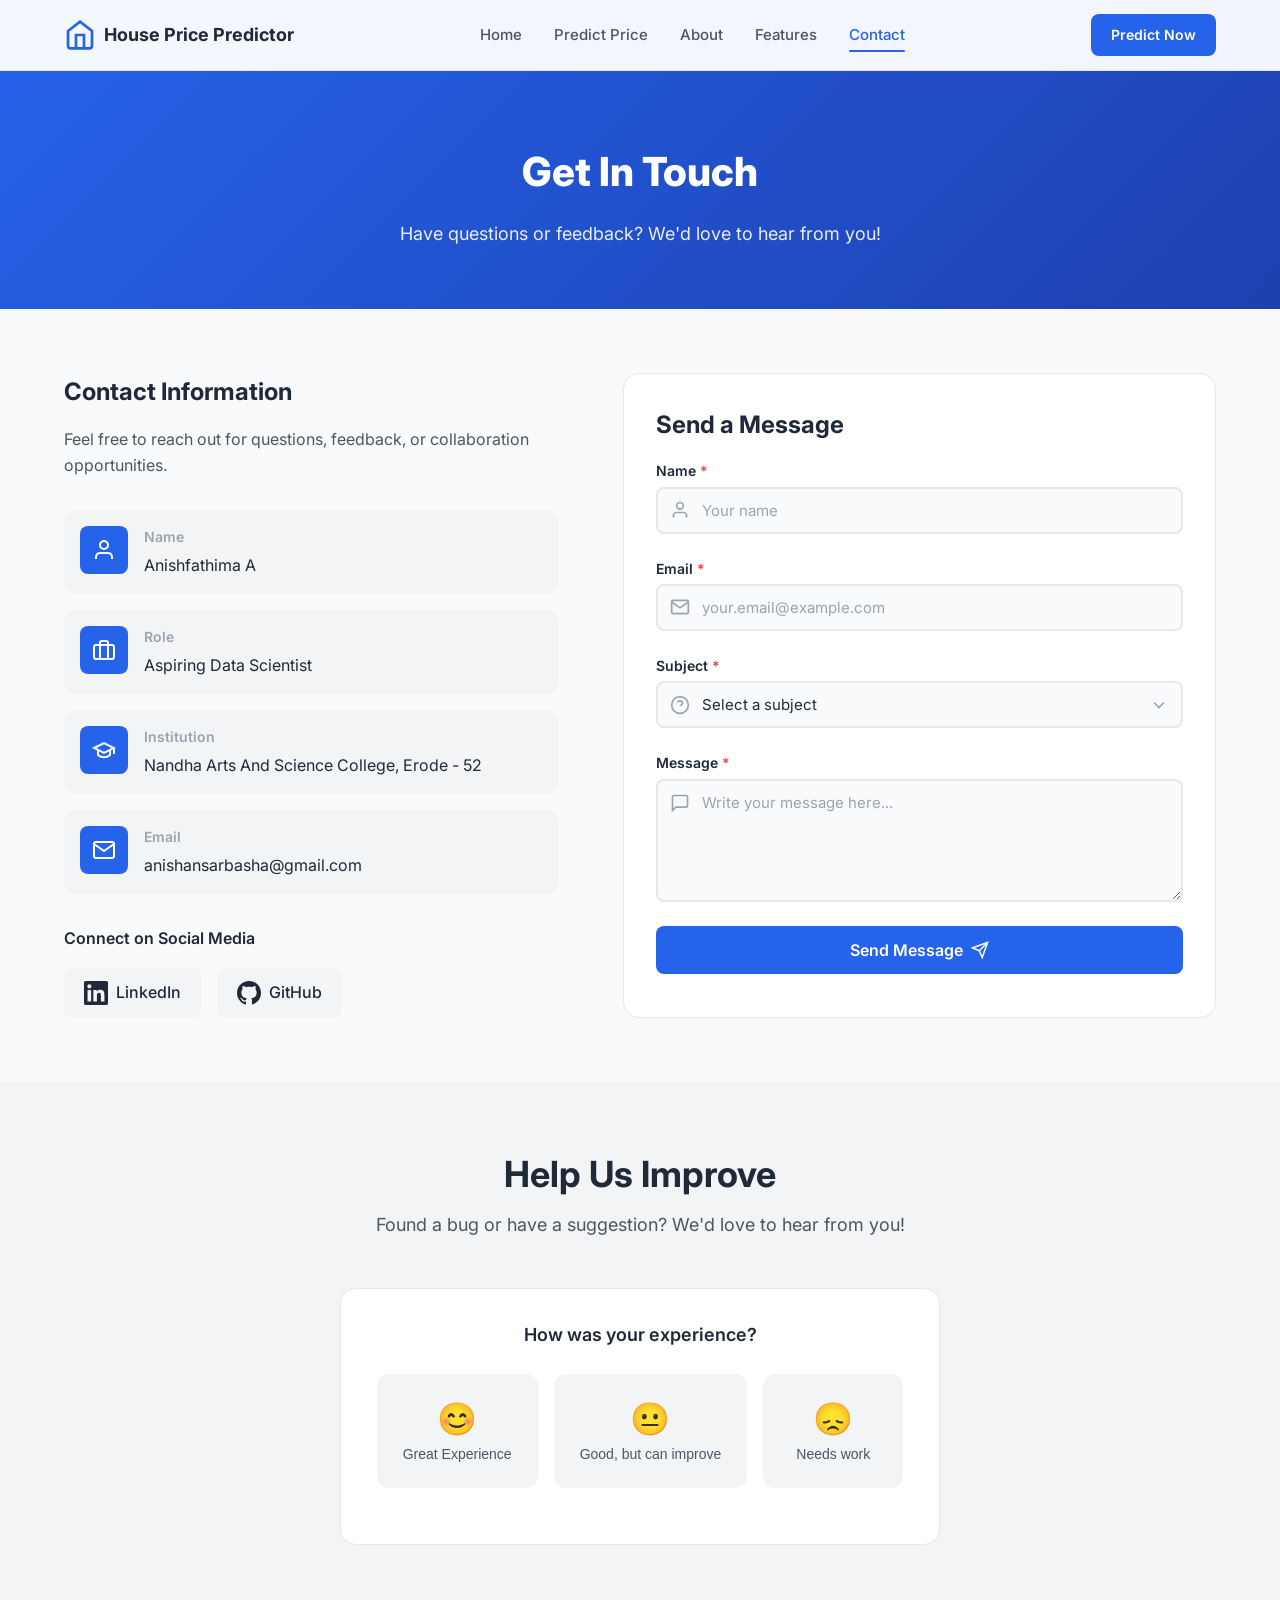
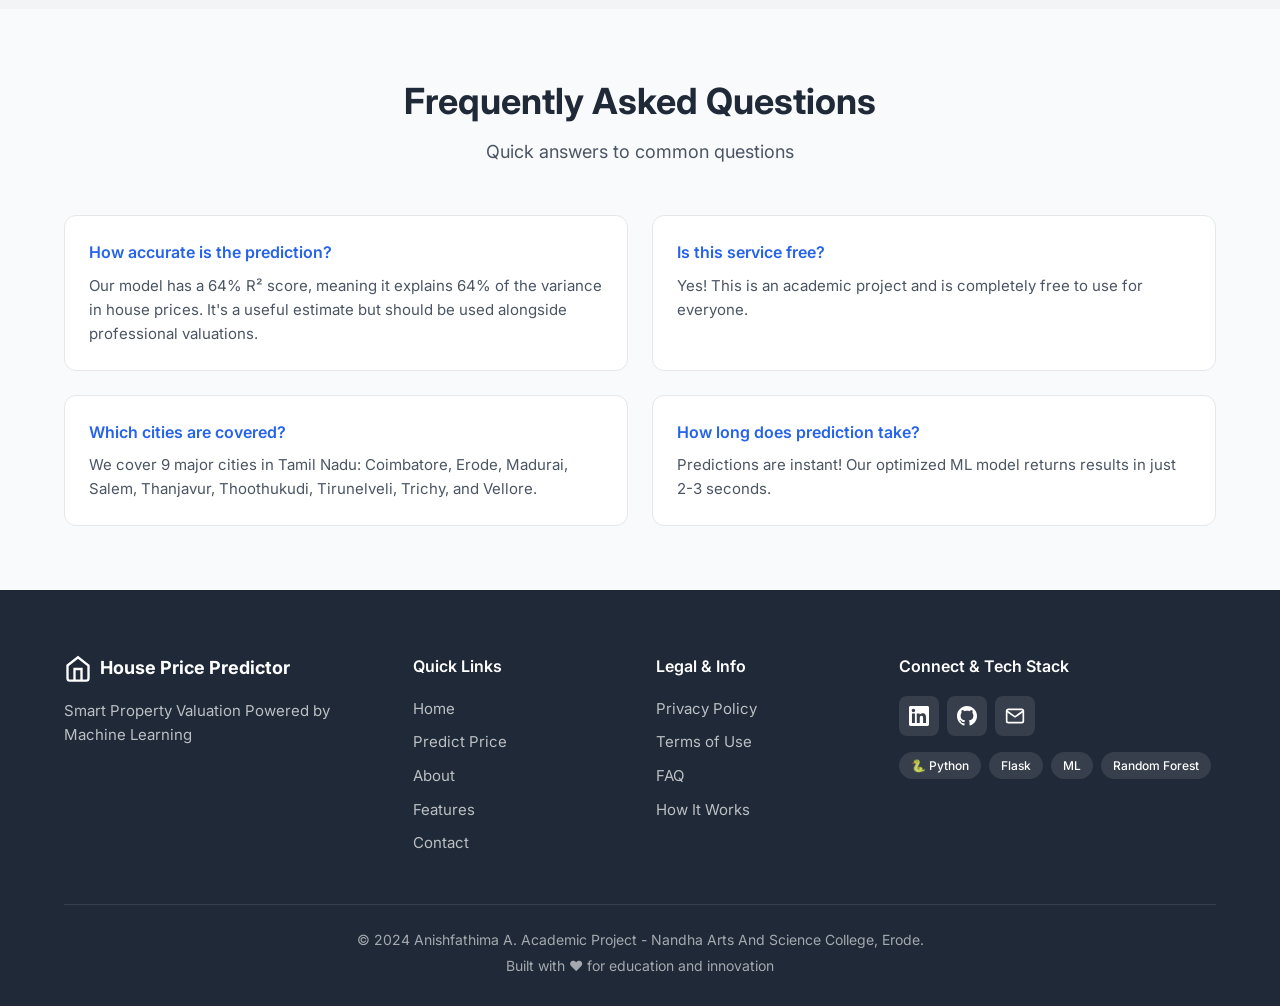
<file: UI/contact.html>
<!DOCTYPE html>
<html lang="en">
<head>
    <meta charset="UTF-8">
    <meta name="viewport" content="width=device-width, initial-scale=1.0">
    <title>Contact | House Price Predictor</title>
    <link rel="stylesheet" href="style.css">
    <link href="https://fonts.googleapis.com/css2?family=Inter:wght@300;400;500;600;700;800&display=swap" rel="stylesheet">
</head>
<body>
    <!-- Navigation -->
    <nav class="navbar" id="navbar">
        <div class="nav-container">
            <a href="index.html" class="nav-logo">
                <svg class="logo-icon" viewBox="0 0 24 24" fill="none" stroke="currentColor" stroke-width="2">
                    <path d="M3 9l9-7 9 7v11a2 2 0 0 1-2 2H5a2 2 0 0 1-2-2z"></path>
                    <polyline points="9 22 9 12 15 12 15 22"></polyline>
                </svg>
                <span>House Price Predictor</span>
            </a>
            <button class="nav-toggle" id="navToggle" aria-label="Toggle navigation">
                <span></span>
                <span></span>
                <span></span>
            </button>
            <ul class="nav-menu" id="navMenu">
                <li><a href="index.html" class="nav-link">Home</a></li>
                <li><a href="predict.html" class="nav-link">Predict Price</a></li>
                <li><a href="about.html" class="nav-link">About</a></li>
                <li><a href="features.html" class="nav-link">Features</a></li>
                <li><a href="contact.html" class="nav-link active">Contact</a></li>
            </ul>
            <a href="predict.html" class="nav-cta">Predict Now</a>
        </div>
    </nav>

    <!-- Main Content -->
    <main class="contact-page">
        <!-- Hero Section -->
        <section class="page-hero">
            <div class="container">
                <h1 class="page-title">Get In Touch</h1>
                <p class="page-subtitle">Have questions or feedback? We'd love to hear from you!</p>
            </div>
        </section>

        <!-- Contact Section -->
        <section class="about-section">
            <div class="container">
                <div class="contact-grid">
                    <!-- Contact Information -->
                    <div class="contact-info">
                        <h2>Contact Information</h2>
                        <p class="contact-intro">Feel free to reach out for questions, feedback, or collaboration opportunities.</p>
                        
                        <div class="contact-details">
                            <div class="contact-item">
                                <div class="contact-icon">
                                    <svg viewBox="0 0 24 24" fill="none" stroke="currentColor" stroke-width="2">
                                        <path d="M20 21v-2a4 4 0 0 0-4-4H8a4 4 0 0 0-4 4v2"></path>
                                        <circle cx="12" cy="7" r="4"></circle>
                                    </svg>
                                </div>
                                <div class="contact-text">
                                    <h4>Name</h4>
                                    <p>Anishfathima A</p>
                                </div>
                            </div>

                            <div class="contact-item">
                                <div class="contact-icon">
                                    <svg viewBox="0 0 24 24" fill="none" stroke="currentColor" stroke-width="2">
                                        <rect x="2" y="7" width="20" height="14" rx="2" ry="2"></rect>
                                        <path d="M16 21V5a2 2 0 0 0-2-2h-4a2 2 0 0 0-2 2v16"></path>
                                    </svg>
                                </div>
                                <div class="contact-text">
                                    <h4>Role</h4>
                                    <p>Aspiring Data Scientist</p>
                                </div>
                            </div>

                            <div class="contact-item">
                                <div class="contact-icon">
                                    <svg viewBox="0 0 24 24" fill="none" stroke="currentColor" stroke-width="2">
                                        <path d="M22 10v6M2 10l10-5 10 5-10 5z"></path>
                                        <path d="M6 12v5c3 3 9 3 12 0v-5"></path>
                                    </svg>
                                </div>
                                <div class="contact-text">
                                    <h4>Institution</h4>
                                    <p>Nandha Arts And Science College, Erode - 52</p>
                                </div>
                            </div>

                            <div class="contact-item">
                                <div class="contact-icon">
                                    <svg viewBox="0 0 24 24" fill="none" stroke="currentColor" stroke-width="2">
                                        <path d="M4 4h16c1.1 0 2 .9 2 2v12c0 1.1-.9 2-2 2H4c-1.1 0-2-.9-2-2V6c0-1.1.9-2 2-2z"></path>
                                        <polyline points="22,6 12,13 2,6"></polyline>
                                    </svg>
                                </div>
                                <div class="contact-text">
                                    <h4>Email</h4>
                                    <a href="mailto:anishansarbasha@gmail.com">anishansarbasha@gmail.com</a>
                                </div>
                            </div>
                        </div>

                        <div class="contact-social">
                            <h4>Connect on Social Media</h4>
                            <div class="social-links-large">
                                <a href="https://linkedin.com" target="_blank" class="social-link-card">
                                    <svg viewBox="0 0 24 24" fill="currentColor">
                                        <path d="M20.447 20.452h-3.554v-5.569c0-1.328-.027-3.037-1.852-3.037-1.853 0-2.136 1.445-2.136 2.939v5.667H9.351V9h3.414v1.561h.046c.477-.9 1.637-1.85 3.37-1.85 3.601 0 4.267 2.37 4.267 5.455v6.286zM5.337 7.433c-1.144 0-2.063-.926-2.063-2.065 0-1.138.92-2.063 2.063-2.063 1.14 0 2.064.925 2.064 2.063 0 1.139-.925 2.065-2.064 2.065zm1.782 13.019H3.555V9h3.564v11.452zM22.225 0H1.771C.792 0 0 .774 0 1.729v20.542C0 23.227.792 24 1.771 24h20.451C23.2 24 24 23.227 24 22.271V1.729C24 .774 23.2 0 22.222 0h.003z"/>
                                    </svg>
                                    <span>LinkedIn</span>
                                </a>
                                <a href="https://github.com" target="_blank" class="social-link-card">
                                    <svg viewBox="0 0 24 24" fill="currentColor">
                                        <path d="M12 0c-6.626 0-12 5.373-12 12 0 5.302 3.438 9.8 8.207 11.387.599.111.793-.261.793-.577v-2.234c-3.338.726-4.033-1.416-4.033-1.416-.546-1.387-1.333-1.756-1.333-1.756-1.089-.745.083-.729.083-.729 1.205.084 1.839 1.237 1.839 1.237 1.07 1.834 2.807 1.304 3.492.997.107-.775.418-1.305.762-1.604-2.665-.305-5.467-1.334-5.467-5.931 0-1.311.469-2.381 1.236-3.221-.124-.303-.535-1.524.117-3.176 0 0 1.008-.322 3.301 1.23.957-.266 1.983-.399 3.003-.404 1.02.005 2.047.138 3.006.404 2.291-1.552 3.297-1.23 3.297-1.23.653 1.653.242 2.874.118 3.176.77.84 1.235 1.911 1.235 3.221 0 4.609-2.807 5.624-5.479 5.921.43.372.823 1.102.823 2.222v3.293c0 .319.192.694.801.576 4.765-1.589 8.199-6.086 8.199-11.386 0-6.627-5.373-12-12-12z"/>
                                    </svg>
                                    <span>GitHub</span>
                                </a>
                            </div>
                        </div>
                    </div>

                    <!-- Contact Form -->
                    <div class="contact-form-container">
                        <h2>Send a Message</h2>
                        <form id="contactForm" class="contact-form">
                            <div class="form-group">
                                <label for="contactName">Name <span class="required">*</span></label>
                                <div class="input-wrapper">
                                    <svg class="input-icon" viewBox="0 0 24 24" fill="none" stroke="currentColor" stroke-width="2">
                                        <path d="M20 21v-2a4 4 0 0 0-4-4H8a4 4 0 0 0-4 4v2"></path>
                                        <circle cx="12" cy="7" r="4"></circle>
                                    </svg>
                                    <input type="text" id="contactName" name="name" placeholder="Your name" required>
                                </div>
                            </div>

                            <div class="form-group">
                                <label for="contactEmail">Email <span class="required">*</span></label>
                                <div class="input-wrapper">
                                    <svg class="input-icon" viewBox="0 0 24 24" fill="none" stroke="currentColor" stroke-width="2">
                                        <path d="M4 4h16c1.1 0 2 .9 2 2v12c0 1.1-.9 2-2 2H4c-1.1 0-2-.9-2-2V6c0-1.1.9-2 2-2z"></path>
                                        <polyline points="22,6 12,13 2,6"></polyline>
                                    </svg>
                                    <input type="email" id="contactEmail" name="email" placeholder="your.email@example.com" required>
                                </div>
                            </div>

                            <div class="form-group">
                                <label for="contactSubject">Subject <span class="required">*</span></label>
                                <div class="input-wrapper">
                                    <svg class="input-icon" viewBox="0 0 24 24" fill="none" stroke="currentColor" stroke-width="2">
                                        <circle cx="12" cy="12" r="10"></circle>
                                        <path d="M9.09 9a3 3 0 0 1 5.83 1c0 2-3 3-3 3"></path>
                                        <line x1="12" y1="17" x2="12.01" y2="17"></line>
                                    </svg>
                                    <select id="contactSubject" name="subject" required>
                                        <option value="" disabled selected>Select a subject</option>
                                        <option value="general">General Inquiry</option>
                                        <option value="technical">Technical Question</option>
                                        <option value="feedback">Feedback</option>
                                        <option value="issue">Report Issue</option>
                                        <option value="collaboration">Collaboration</option>
                                    </select>
                                </div>
                            </div>

                            <div class="form-group">
                                <label for="contactMessage">Message <span class="required">*</span></label>
                                <div class="input-wrapper textarea-wrapper">
                                    <svg class="input-icon" viewBox="0 0 24 24" fill="none" stroke="currentColor" stroke-width="2">
                                        <path d="M21 15a2 2 0 0 1-2 2H7l-4 4V5a2 2 0 0 1 2-2h14a2 2 0 0 1 2 2z"></path>
                                    </svg>
                                    <textarea id="contactMessage" name="message" rows="5" placeholder="Write your message here..." required></textarea>
                                </div>
                            </div>

                            <button type="submit" class="btn btn-primary btn-lg btn-block">
                                <span class="btn-text">Send Message</span>
                                <svg viewBox="0 0 24 24" fill="none" stroke="currentColor" stroke-width="2">
                                    <line x1="22" y1="2" x2="11" y2="13"></line>
                                    <polygon points="22 2 15 22 11 13 2 9 22 2"></polygon>
                                </svg>
                            </button>
                        </form>

                        <!-- Success Message -->
                        <div id="contactSuccess" class="contact-success hidden">
                            <div class="success-icon">
                                <svg viewBox="0 0 24 24" fill="none" stroke="currentColor" stroke-width="2">
                                    <path d="M22 11.08V12a10 10 0 1 1-5.93-9.14"></path>
                                    <polyline points="22 4 12 14.01 9 11.01"></polyline>
                                </svg>
                            </div>
                            <h3>Thank You!</h3>
                            <p>Your message has been received. I'll get back to you soon.</p>
                            <button type="button" id="sendAnotherBtn" class="btn btn-outline">Send Another Message</button>
                        </div>
                    </div>
                </div>
            </div>
        </section>

        <!-- Feedback Section -->
        <section class="about-section bg-light">
            <div class="container">
                <div class="section-header">
                    <h2 class="section-title">Help Us Improve</h2>
                    <p class="section-subtitle">Found a bug or have a suggestion? We'd love to hear from you!</p>
                </div>

                <div class="feedback-container">
                    <div class="quick-feedback">
                        <h3>How was your experience?</h3>
                        <div class="feedback-buttons">
                            <button type="button" class="feedback-btn" data-feedback="great">
                                <span class="feedback-emoji">😊</span>
                                <span>Great Experience</span>
                            </button>
                            <button type="button" class="feedback-btn" data-feedback="good">
                                <span class="feedback-emoji">😐</span>
                                <span>Good, but can improve</span>
                            </button>
                            <button type="button" class="feedback-btn" data-feedback="needs-work">
                                <span class="feedback-emoji">😞</span>
                                <span>Needs work</span>
                            </button>
                        </div>
                        
                        <div id="feedbackComment" class="feedback-comment hidden">
                            <textarea id="feedbackText" placeholder="Tell us more about your experience (optional)..." rows="3"></textarea>
                            <button type="button" id="submitFeedbackBtn" class="btn btn-primary">
                                Submit Feedback
                            </button>
                        </div>

                        <div id="feedbackThanks" class="feedback-thanks hidden">
                            <div class="thanks-icon">✨</div>
                            <p>Thank you for your feedback! It helps us improve.</p>
                        </div>
                    </div>
                </div>
            </div>
        </section>

        <!-- FAQ Preview -->
        <section class="about-section">
            <div class="container">
                <div class="section-header">
                    <h2 class="section-title">Frequently Asked Questions</h2>
                    <p class="section-subtitle">Quick answers to common questions</p>
                </div>

                <div class="faq-grid">
                    <div class="faq-item">
                        <h4>How accurate is the prediction?</h4>
                        <p>Our model has a 64% R² score, meaning it explains 64% of the variance in house prices. It's a useful estimate but should be used alongside professional valuations.</p>
                    </div>
                    <div class="faq-item">
                        <h4>Is this service free?</h4>
                        <p>Yes! This is an academic project and is completely free to use for everyone.</p>
                    </div>
                    <div class="faq-item">
                        <h4>Which cities are covered?</h4>
                        <p>We cover 9 major cities in Tamil Nadu: Coimbatore, Erode, Madurai, Salem, Thanjavur, Thoothukudi, Tirunelveli, Trichy, and Vellore.</p>
                    </div>
                    <div class="faq-item">
                        <h4>How long does prediction take?</h4>
                        <p>Predictions are instant! Our optimized ML model returns results in just 2-3 seconds.</p>
                    </div>
                </div>
            </div>
        </section>
    </main>

    <!-- Footer -->
    <footer class="footer">
        <div class="container">
            <div class="footer-grid">
                <div class="footer-brand">
                    <a href="index.html" class="footer-logo">
                        <svg viewBox="0 0 24 24" fill="none" stroke="currentColor" stroke-width="2">
                            <path d="M3 9l9-7 9 7v11a2 2 0 0 1-2 2H5a2 2 0 0 1-2-2z"></path>
                            <polyline points="9 22 9 12 15 12 15 22"></polyline>
                        </svg>
                        <span>House Price Predictor</span>
                    </a>
                    <p>Smart Property Valuation Powered by Machine Learning</p>
                </div>
                <div class="footer-links">
                    <h4>Quick Links</h4>
                    <ul>
                        <li><a href="index.html">Home</a></li>
                        <li><a href="predict.html">Predict Price</a></li>
                        <li><a href="about.html">About</a></li>
                        <li><a href="features.html">Features</a></li>
                        <li><a href="contact.html">Contact</a></li>
                    </ul>
                </div>
                <div class="footer-links">
                    <h4>Legal & Info</h4>
                    <ul>
                        <li><a href="#">Privacy Policy</a></li>
                        <li><a href="#">Terms of Use</a></li>
                        <li><a href="#">FAQ</a></li>
                        <li><a href="about.html">How It Works</a></li>
                    </ul>
                </div>
                <div class="footer-connect">
                    <h4>Connect & Tech Stack</h4>
                    <div class="social-links">
                        <a href="https://linkedin.com" target="_blank" aria-label="LinkedIn">
                            <svg viewBox="0 0 24 24" fill="currentColor">
                                <path d="M20.447 20.452h-3.554v-5.569c0-1.328-.027-3.037-1.852-3.037-1.853 0-2.136 1.445-2.136 2.939v5.667H9.351V9h3.414v1.561h.046c.477-.9 1.637-1.85 3.37-1.85 3.601 0 4.267 2.37 4.267 5.455v6.286zM5.337 7.433c-1.144 0-2.063-.926-2.063-2.065 0-1.138.92-2.063 2.063-2.063 1.14 0 2.064.925 2.064 2.063 0 1.139-.925 2.065-2.064 2.065zm1.782 13.019H3.555V9h3.564v11.452zM22.225 0H1.771C.792 0 0 .774 0 1.729v20.542C0 23.227.792 24 1.771 24h20.451C23.2 24 24 23.227 24 22.271V1.729C24 .774 23.2 0 22.222 0h.003z"/>
                            </svg>
                        </a>
                        <a href="https://github.com" target="_blank" aria-label="GitHub">
                            <svg viewBox="0 0 24 24" fill="currentColor">
                                <path d="M12 0c-6.626 0-12 5.373-12 12 0 5.302 3.438 9.8 8.207 11.387.599.111.793-.261.793-.577v-2.234c-3.338.726-4.033-1.416-4.033-1.416-.546-1.387-1.333-1.756-1.333-1.756-1.089-.745.083-.729.083-.729 1.205.084 1.839 1.237 1.839 1.237 1.07 1.834 2.807 1.304 3.492.997.107-.775.418-1.305.762-1.604-2.665-.305-5.467-1.334-5.467-5.931 0-1.311.469-2.381 1.236-3.221-.124-.303-.535-1.524.117-3.176 0 0 1.008-.322 3.301 1.23.957-.266 1.983-.399 3.003-.404 1.02.005 2.047.138 3.006.404 2.291-1.552 3.297-1.23 3.297-1.23.653 1.653.242 2.874.118 3.176.77.84 1.235 1.911 1.235 3.221 0 4.609-2.807 5.624-5.479 5.921.43.372.823 1.102.823 2.222v3.293c0 .319.192.694.801.576 4.765-1.589 8.199-6.086 8.199-11.386 0-6.627-5.373-12-12-12z"/>
                            </svg>
                        </a>
                        <a href="mailto:anishansarbasha@gmail.com" aria-label="Email">
                            <svg viewBox="0 0 24 24" fill="none" stroke="currentColor" stroke-width="2">
                                <path d="M4 4h16c1.1 0 2 .9 2 2v12c0 1.1-.9 2-2 2H4c-1.1 0-2-.9-2-2V6c0-1.1.9-2 2-2z"></path>
                                <polyline points="22,6 12,13 2,6"></polyline>
                            </svg>
                        </a>
                    </div>
                    <div class="tech-badges">
                        <span class="tech-badge">🐍 Python</span>
                        <span class="tech-badge">Flask</span>
                        <span class="tech-badge">ML</span>
                        <span class="tech-badge">Random Forest</span>
                    </div>
                </div>
            </div>
            <div class="footer-bottom">
                <p>© 2024 Anishfathima A. Academic Project - Nandha Arts And Science College, Erode.</p>
                <p>Built with ❤️ for education and innovation</p>
            </div>
        </div>
    </footer>

    <!-- Toast Container -->
    <div id="toastContainer" class="toast-container"></div>

    <script src="script.js"></script>
</body>
</html>
</file>
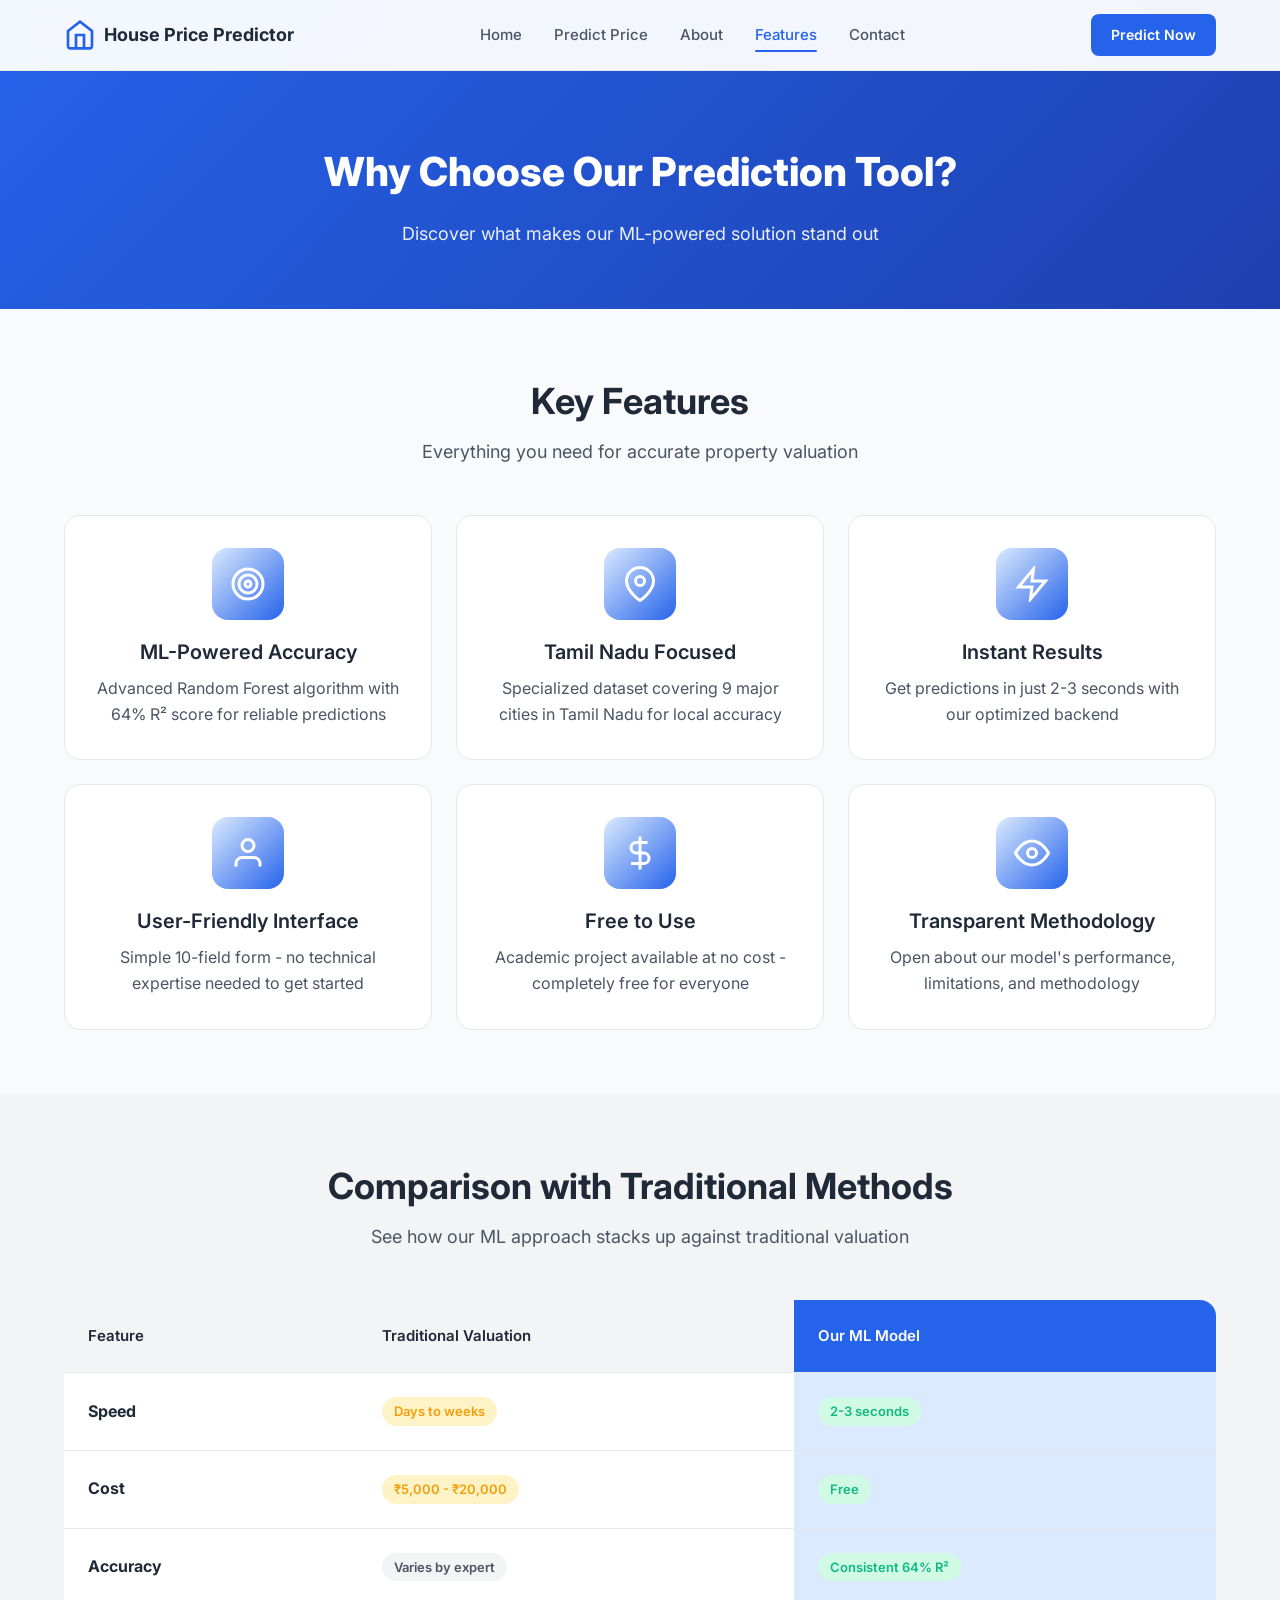
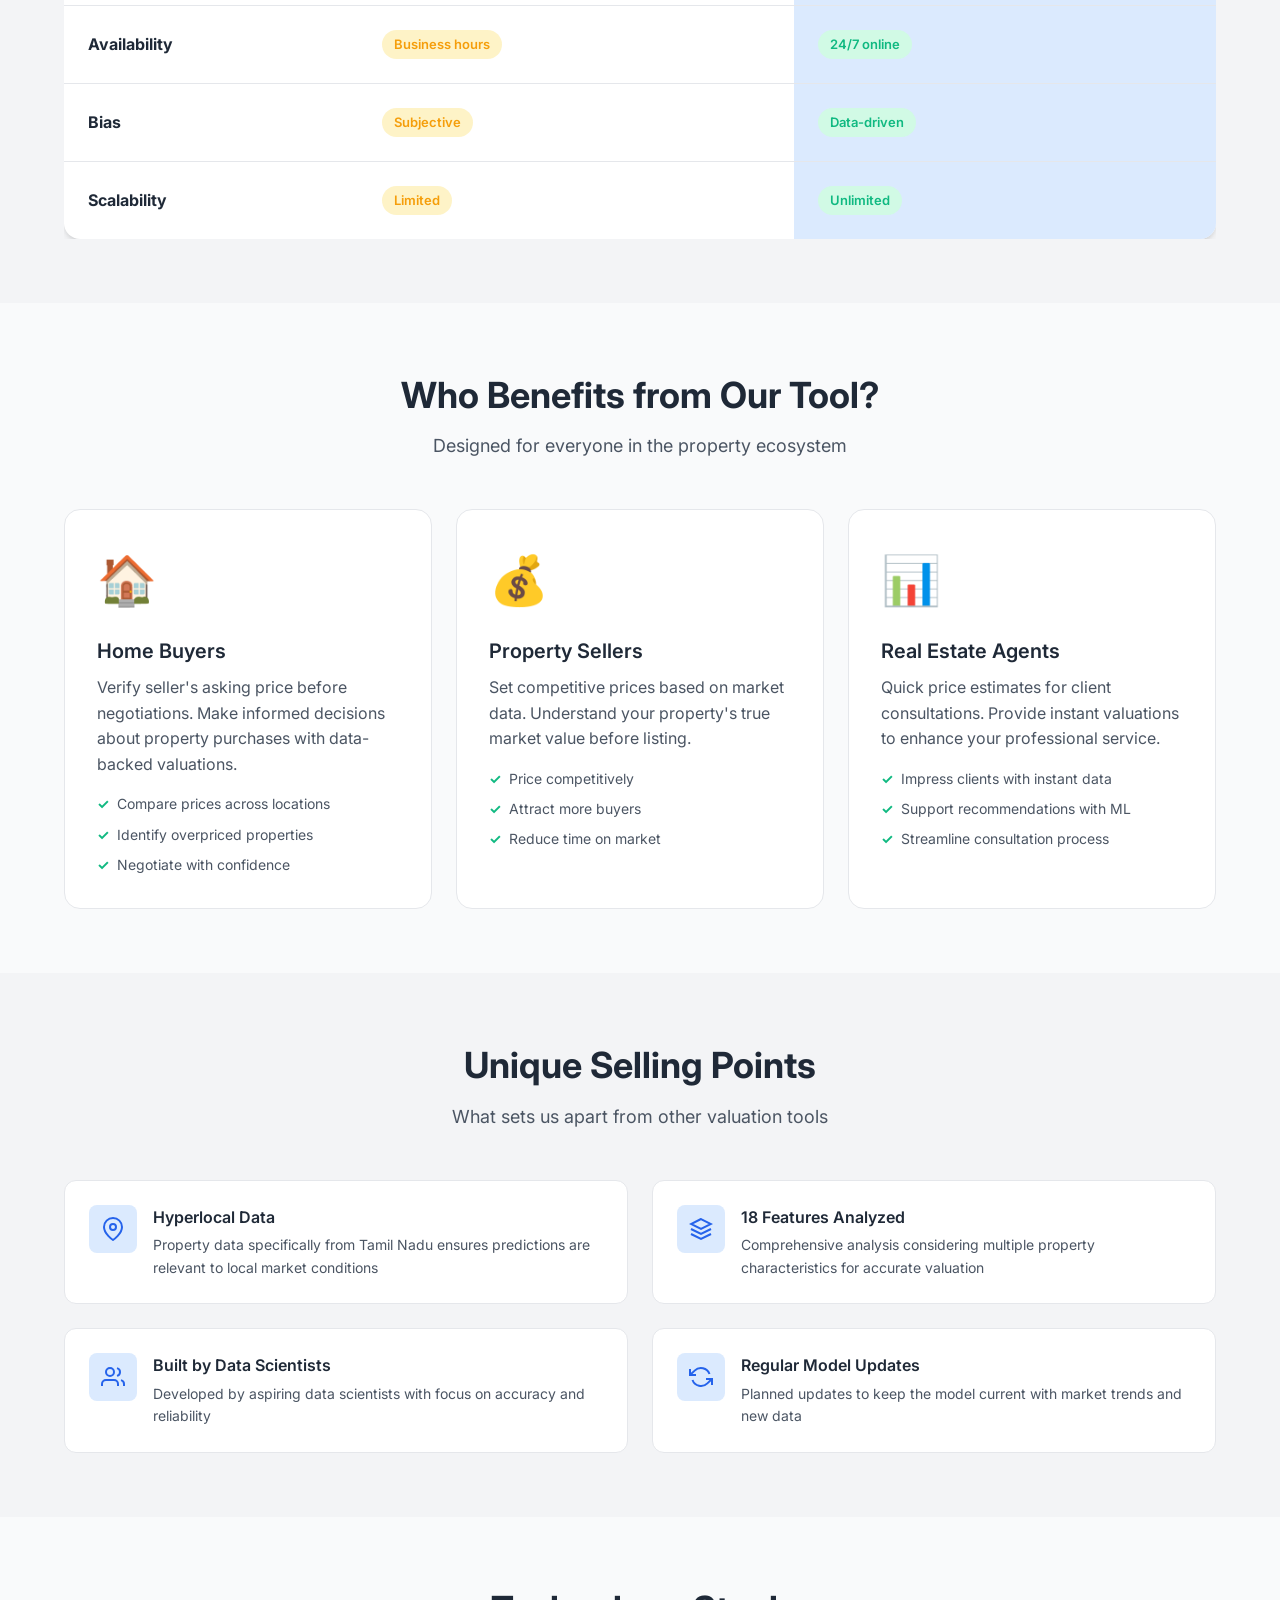
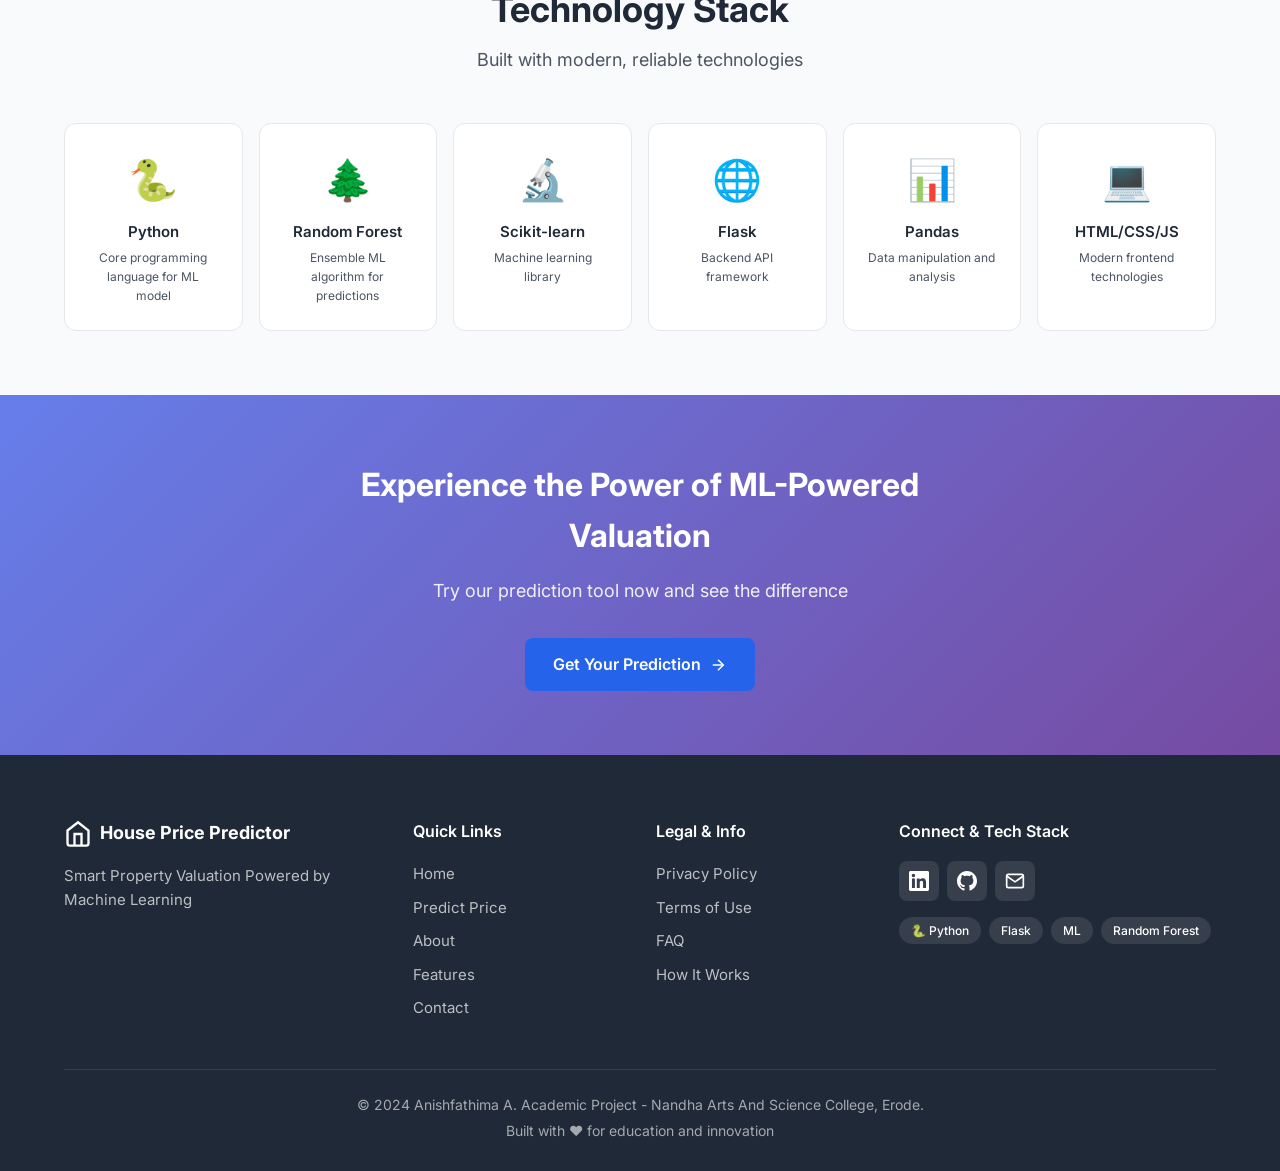
<file: UI/features.html>
<!DOCTYPE html>
<html lang="en">
<head>
    <meta charset="UTF-8">
    <meta name="viewport" content="width=device-width, initial-scale=1.0">
    <title>Features | House Price Predictor</title>
    <link rel="stylesheet" href="style.css">
    <link href="https://fonts.googleapis.com/css2?family=Inter:wght@300;400;500;600;700;800&display=swap" rel="stylesheet">
</head>
<body>
    <!-- Navigation -->
    <nav class="navbar" id="navbar">
        <div class="nav-container">
            <a href="index.html" class="nav-logo">
                <svg class="logo-icon" viewBox="0 0 24 24" fill="none" stroke="currentColor" stroke-width="2">
                    <path d="M3 9l9-7 9 7v11a2 2 0 0 1-2 2H5a2 2 0 0 1-2-2z"></path>
                    <polyline points="9 22 9 12 15 12 15 22"></polyline>
                </svg>
                <span>House Price Predictor</span>
            </a>
            <button class="nav-toggle" id="navToggle" aria-label="Toggle navigation">
                <span></span>
                <span></span>
                <span></span>
            </button>
            <ul class="nav-menu" id="navMenu">
                <li><a href="index.html" class="nav-link">Home</a></li>
                <li><a href="predict.html" class="nav-link">Predict Price</a></li>
                <li><a href="about.html" class="nav-link">About</a></li>
                <li><a href="features.html" class="nav-link active">Features</a></li>
                <li><a href="contact.html" class="nav-link">Contact</a></li>
            </ul>
            <a href="predict.html" class="nav-cta">Predict Now</a>
        </div>
    </nav>

    <!-- Main Content -->
    <main class="features-page">
        <!-- Hero Section -->
        <section class="page-hero">
            <div class="container">
                <h1 class="page-title">Why Choose Our Prediction Tool?</h1>
                <p class="page-subtitle">Discover what makes our ML-powered solution stand out</p>
            </div>
        </section>

        <!-- Key Features Section -->
        <section class="about-section">
            <div class="container">
                <div class="section-header">
                    <h2 class="section-title">Key Features</h2>
                    <p class="section-subtitle">Everything you need for accurate property valuation</p>
                </div>
                <div class="key-features-grid">
                    <div class="key-feature-card">
                        <div class="key-feature-icon">
                            <svg viewBox="0 0 24 24" fill="none" stroke="currentColor" stroke-width="2">
                                <circle cx="12" cy="12" r="10"></circle>
                                <circle cx="12" cy="12" r="6"></circle>
                                <circle cx="12" cy="12" r="2"></circle>
                            </svg>
                        </div>
                        <h3>ML-Powered Accuracy</h3>
                        <p>Advanced Random Forest algorithm with 64% R² score for reliable predictions</p>
                    </div>
                    <div class="key-feature-card">
                        <div class="key-feature-icon">
                            <svg viewBox="0 0 24 24" fill="none" stroke="currentColor" stroke-width="2">
                                <path d="M21 10c0 7-9 13-9 13s-9-6-9-13a9 9 0 0118 0z"></path>
                                <circle cx="12" cy="10" r="3"></circle>
                            </svg>
                        </div>
                        <h3>Tamil Nadu Focused</h3>
                        <p>Specialized dataset covering 9 major cities in Tamil Nadu for local accuracy</p>
                    </div>
                    <div class="key-feature-card">
                        <div class="key-feature-icon">
                            <svg viewBox="0 0 24 24" fill="none" stroke="currentColor" stroke-width="2">
                                <polygon points="13 2 3 14 12 14 11 22 21 10 12 10 13 2"></polygon>
                            </svg>
                        </div>
                        <h3>Instant Results</h3>
                        <p>Get predictions in just 2-3 seconds with our optimized backend</p>
                    </div>
                    <div class="key-feature-card">
                        <div class="key-feature-icon">
                            <svg viewBox="0 0 24 24" fill="none" stroke="currentColor" stroke-width="2">
                                <path d="M20 21v-2a4 4 0 0 0-4-4H8a4 4 0 0 0-4 4v2"></path>
                                <circle cx="12" cy="7" r="4"></circle>
                            </svg>
                        </div>
                        <h3>User-Friendly Interface</h3>
                        <p>Simple 10-field form - no technical expertise needed to get started</p>
                    </div>
                    <div class="key-feature-card">
                        <div class="key-feature-icon">
                            <svg viewBox="0 0 24 24" fill="none" stroke="currentColor" stroke-width="2">
                                <line x1="12" y1="1" x2="12" y2="23"></line>
                                <path d="M17 5H9.5a3.5 3.5 0 0 0 0 7h5a3.5 3.5 0 0 1 0 7H6"></path>
                            </svg>
                        </div>
                        <h3>Free to Use</h3>
                        <p>Academic project available at no cost - completely free for everyone</p>
                    </div>
                    <div class="key-feature-card">
                        <div class="key-feature-icon">
                            <svg viewBox="0 0 24 24" fill="none" stroke="currentColor" stroke-width="2">
                                <path d="M1 12s4-8 11-8 11 8 11 8-4 8-11 8-11-8-11-8z"></path>
                                <circle cx="12" cy="12" r="3"></circle>
                            </svg>
                        </div>
                        <h3>Transparent Methodology</h3>
                        <p>Open about our model's performance, limitations, and methodology</p>
                    </div>
                </div>
            </div>
        </section>

        <!-- Comparison Table -->
        <section class="about-section bg-light">
            <div class="container">
                <div class="section-header">
                    <h2 class="section-title">Comparison with Traditional Methods</h2>
                    <p class="section-subtitle">See how our ML approach stacks up against traditional valuation</p>
                </div>
                <div class="comparison-table-wrapper">
                    <table class="comparison-table">
                        <thead>
                            <tr>
                                <th>Feature</th>
                                <th>Traditional Valuation</th>
                                <th class="highlight">Our ML Model</th>
                            </tr>
                        </thead>
                        <tbody>
                            <tr>
                                <td><strong>Speed</strong></td>
                                <td>
                                    <span class="status-badge warning">Days to weeks</span>
                                </td>
                                <td class="highlight">
                                    <span class="status-badge success">2-3 seconds</span>
                                </td>
                            </tr>
                            <tr>
                                <td><strong>Cost</strong></td>
                                <td>
                                    <span class="status-badge warning">₹5,000 - ₹20,000</span>
                                </td>
                                <td class="highlight">
                                    <span class="status-badge success">Free</span>
                                </td>
                            </tr>
                            <tr>
                                <td><strong>Accuracy</strong></td>
                                <td>
                                    <span class="status-badge neutral">Varies by expert</span>
                                </td>
                                <td class="highlight">
                                    <span class="status-badge success">Consistent 64% R²</span>
                                </td>
                            </tr>
                            <tr>
                                <td><strong>Availability</strong></td>
                                <td>
                                    <span class="status-badge warning">Business hours</span>
                                </td>
                                <td class="highlight">
                                    <span class="status-badge success">24/7 online</span>
                                </td>
                            </tr>
                            <tr>
                                <td><strong>Bias</strong></td>
                                <td>
                                    <span class="status-badge warning">Subjective</span>
                                </td>
                                <td class="highlight">
                                    <span class="status-badge success">Data-driven</span>
                                </td>
                            </tr>
                            <tr>
                                <td><strong>Scalability</strong></td>
                                <td>
                                    <span class="status-badge warning">Limited</span>
                                </td>
                                <td class="highlight">
                                    <span class="status-badge success">Unlimited</span>
                                </td>
                            </tr>
                        </tbody>
                    </table>
                </div>
            </div>
        </section>

        <!-- Use Cases -->
        <section class="about-section">
            <div class="container">
                <div class="section-header">
                    <h2 class="section-title">Who Benefits from Our Tool?</h2>
                    <p class="section-subtitle">Designed for everyone in the property ecosystem</p>
                </div>
                <div class="use-cases-grid">
                    <div class="use-case-card">
                        <div class="use-case-emoji">🏠</div>
                        <h3>Home Buyers</h3>
                        <p>Verify seller's asking price before negotiations. Make informed decisions about property purchases with data-backed valuations.</p>
                        <ul class="use-case-benefits">
                            <li>Compare prices across locations</li>
                            <li>Identify overpriced properties</li>
                            <li>Negotiate with confidence</li>
                        </ul>
                    </div>
                    <div class="use-case-card">
                        <div class="use-case-emoji">💰</div>
                        <h3>Property Sellers</h3>
                        <p>Set competitive prices based on market data. Understand your property's true market value before listing.</p>
                        <ul class="use-case-benefits">
                            <li>Price competitively</li>
                            <li>Attract more buyers</li>
                            <li>Reduce time on market</li>
                        </ul>
                    </div>
                    <div class="use-case-card">
                        <div class="use-case-emoji">📊</div>
                        <h3>Real Estate Agents</h3>
                        <p>Quick price estimates for client consultations. Provide instant valuations to enhance your professional service.</p>
                        <ul class="use-case-benefits">
                            <li>Impress clients with instant data</li>
                            <li>Support recommendations with ML</li>
                            <li>Streamline consultation process</li>
                        </ul>
                    </div>
                </div>
            </div>
        </section>

        <!-- Unique Selling Points -->
        <section class="about-section bg-light">
            <div class="container">
                <div class="section-header">
                    <h2 class="section-title">Unique Selling Points</h2>
                    <p class="section-subtitle">What sets us apart from other valuation tools</p>
                </div>
                <div class="usp-grid">
                    <div class="usp-item">
                        <div class="usp-icon">
                            <svg viewBox="0 0 24 24" fill="none" stroke="currentColor" stroke-width="2">
                                <path d="M21 10c0 7-9 13-9 13s-9-6-9-13a9 9 0 0118 0z"></path>
                                <circle cx="12" cy="10" r="3"></circle>
                            </svg>
                        </div>
                        <div class="usp-content">
                            <h4>Hyperlocal Data</h4>
                            <p>Property data specifically from Tamil Nadu ensures predictions are relevant to local market conditions</p>
                        </div>
                    </div>
                    <div class="usp-item">
                        <div class="usp-icon">
                            <svg viewBox="0 0 24 24" fill="none" stroke="currentColor" stroke-width="2">
                                <polygon points="12 2 2 7 12 12 22 7 12 2"></polygon>
                                <polyline points="2 17 12 22 22 17"></polyline>
                                <polyline points="2 12 12 17 22 12"></polyline>
                            </svg>
                        </div>
                        <div class="usp-content">
                            <h4>18 Features Analyzed</h4>
                            <p>Comprehensive analysis considering multiple property characteristics for accurate valuation</p>
                        </div>
                    </div>
                    <div class="usp-item">
                        <div class="usp-icon">
                            <svg viewBox="0 0 24 24" fill="none" stroke="currentColor" stroke-width="2">
                                <path d="M17 21v-2a4 4 0 0 0-4-4H5a4 4 0 0 0-4 4v2"></path>
                                <circle cx="9" cy="7" r="4"></circle>
                                <path d="M23 21v-2a4 4 0 0 0-3-3.87"></path>
                                <path d="M16 3.13a4 4 0 0 1 0 7.75"></path>
                            </svg>
                        </div>
                        <div class="usp-content">
                            <h4>Built by Data Scientists</h4>
                            <p>Developed by aspiring data scientists with focus on accuracy and reliability</p>
                        </div>
                    </div>
                    <div class="usp-item">
                        <div class="usp-icon">
                            <svg viewBox="0 0 24 24" fill="none" stroke="currentColor" stroke-width="2">
                                <polyline points="1 4 1 10 7 10"></polyline>
                                <polyline points="23 20 23 14 17 14"></polyline>
                                <path d="M20.49 9A9 9 0 0 0 5.64 5.64L1 10m22 4l-4.64 4.36A9 9 0 0 1 3.51 15"></path>
                            </svg>
                        </div>
                        <div class="usp-content">
                            <h4>Regular Model Updates</h4>
                            <p>Planned updates to keep the model current with market trends and new data</p>
                        </div>
                    </div>
                </div>
            </div>
        </section>

        <!-- Technology Stack -->
        <section class="about-section">
            <div class="container">
                <div class="section-header">
                    <h2 class="section-title">Technology Stack</h2>
                    <p class="section-subtitle">Built with modern, reliable technologies</p>
                </div>
                <div class="tech-stack-grid">
                    <div class="tech-stack-card">
                        <div class="tech-stack-icon">🐍</div>
                        <h4>Python</h4>
                        <p>Core programming language for ML model</p>
                    </div>
                    <div class="tech-stack-card">
                        <div class="tech-stack-icon">🌲</div>
                        <h4>Random Forest</h4>
                        <p>Ensemble ML algorithm for predictions</p>
                    </div>
                    <div class="tech-stack-card">
                        <div class="tech-stack-icon">🔬</div>
                        <h4>Scikit-learn</h4>
                        <p>Machine learning library</p>
                    </div>
                    <div class="tech-stack-card">
                        <div class="tech-stack-icon">🌐</div>
                        <h4>Flask</h4>
                        <p>Backend API framework</p>
                    </div>
                    <div class="tech-stack-card">
                        <div class="tech-stack-icon">📊</div>
                        <h4>Pandas</h4>
                        <p>Data manipulation and analysis</p>
                    </div>
                    <div class="tech-stack-card">
                        <div class="tech-stack-icon">💻</div>
                        <h4>HTML/CSS/JS</h4>
                        <p>Modern frontend technologies</p>
                    </div>
                </div>
            </div>
        </section>

        <!-- CTA Section -->
        <section class="cta-section">
            <div class="container">
                <div class="cta-content">
                    <h2>Experience the Power of ML-Powered Valuation</h2>
                    <p>Try our prediction tool now and see the difference</p>
                    <a href="predict.html" class="btn btn-primary btn-lg">
                        Get Your Prediction
                        <svg viewBox="0 0 24 24" fill="none" stroke="currentColor" stroke-width="2">
                            <line x1="5" y1="12" x2="19" y2="12"></line>
                            <polyline points="12 5 19 12 12 19"></polyline>
                        </svg>
                    </a>
                </div>
            </div>
        </section>
    </main>

    <!-- Footer -->
    <footer class="footer">
        <div class="container">
            <div class="footer-grid">
                <div class="footer-brand">
                    <a href="index.html" class="footer-logo">
                        <svg viewBox="0 0 24 24" fill="none" stroke="currentColor" stroke-width="2">
                            <path d="M3 9l9-7 9 7v11a2 2 0 0 1-2 2H5a2 2 0 0 1-2-2z"></path>
                            <polyline points="9 22 9 12 15 12 15 22"></polyline>
                        </svg>
                        <span>House Price Predictor</span>
                    </a>
                    <p>Smart Property Valuation Powered by Machine Learning</p>
                </div>
                <div class="footer-links">
                    <h4>Quick Links</h4>
                    <ul>
                        <li><a href="index.html">Home</a></li>
                        <li><a href="predict.html">Predict Price</a></li>
                        <li><a href="about.html">About</a></li>
                        <li><a href="features.html">Features</a></li>
                        <li><a href="contact.html">Contact</a></li>
                    </ul>
                </div>
                <div class="footer-links">
                    <h4>Legal & Info</h4>
                    <ul>
                        <li><a href="#">Privacy Policy</a></li>
                        <li><a href="#">Terms of Use</a></li>
                        <li><a href="#">FAQ</a></li>
                        <li><a href="about.html">How It Works</a></li>
                    </ul>
                </div>
                <div class="footer-connect">
                    <h4>Connect & Tech Stack</h4>
                    <div class="social-links">
                        <a href="https://linkedin.com" target="_blank" aria-label="LinkedIn">
                            <svg viewBox="0 0 24 24" fill="currentColor">
                                <path d="M20.447 20.452h-3.554v-5.569c0-1.328-.027-3.037-1.852-3.037-1.853 0-2.136 1.445-2.136 2.939v5.667H9.351V9h3.414v1.561h.046c.477-.9 1.637-1.85 3.37-1.85 3.601 0 4.267 2.37 4.267 5.455v6.286zM5.337 7.433c-1.144 0-2.063-.926-2.063-2.065 0-1.138.92-2.063 2.063-2.063 1.14 0 2.064.925 2.064 2.063 0 1.139-.925 2.065-2.064 2.065zm1.782 13.019H3.555V9h3.564v11.452zM22.225 0H1.771C.792 0 0 .774 0 1.729v20.542C0 23.227.792 24 1.771 24h20.451C23.2 24 24 23.227 24 22.271V1.729C24 .774 23.2 0 22.222 0h.003z"/>
                            </svg>
                        </a>
                        <a href="https://github.com" target="_blank" aria-label="GitHub">
                            <svg viewBox="0 0 24 24" fill="currentColor">
                                <path d="M12 0c-6.626 0-12 5.373-12 12 0 5.302 3.438 9.8 8.207 11.387.599.111.793-.261.793-.577v-2.234c-3.338.726-4.033-1.416-4.033-1.416-.546-1.387-1.333-1.756-1.333-1.756-1.089-.745.083-.729.083-.729 1.205.084 1.839 1.237 1.839 1.237 1.07 1.834 2.807 1.304 3.492.997.107-.775.418-1.305.762-1.604-2.665-.305-5.467-1.334-5.467-5.931 0-1.311.469-2.381 1.236-3.221-.124-.303-.535-1.524.117-3.176 0 0 1.008-.322 3.301 1.23.957-.266 1.983-.399 3.003-.404 1.02.005 2.047.138 3.006.404 2.291-1.552 3.297-1.23 3.297-1.23.653 1.653.242 2.874.118 3.176.77.84 1.235 1.911 1.235 3.221 0 4.609-2.807 5.624-5.479 5.921.43.372.823 1.102.823 2.222v3.293c0 .319.192.694.801.576 4.765-1.589 8.199-6.086 8.199-11.386 0-6.627-5.373-12-12-12z"/>
                            </svg>
                        </a>
                        <a href="mailto:anishansarbasha@gmail.com" aria-label="Email">
                            <svg viewBox="0 0 24 24" fill="none" stroke="currentColor" stroke-width="2">
                                <path d="M4 4h16c1.1 0 2 .9 2 2v12c0 1.1-.9 2-2 2H4c-1.1 0-2-.9-2-2V6c0-1.1.9-2 2-2z"></path>
                                <polyline points="22,6 12,13 2,6"></polyline>
                            </svg>
                        </a>
                    </div>
                    <div class="tech-badges">
                        <span class="tech-badge">🐍 Python</span>
                        <span class="tech-badge">Flask</span>
                        <span class="tech-badge">ML</span>
                        <span class="tech-badge">Random Forest</span>
                    </div>
                </div>
            </div>
            <div class="footer-bottom">
                <p>© 2024 Anishfathima A. Academic Project - Nandha Arts And Science College, Erode.</p>
                <p>Built with ❤️ for education and innovation</p>
            </div>
        </div>
    </footer>

    <!-- Toast Container -->
    <div id="toastContainer" class="toast-container"></div>

    <script src="script.js"></script>
</body>
</html>
</file>
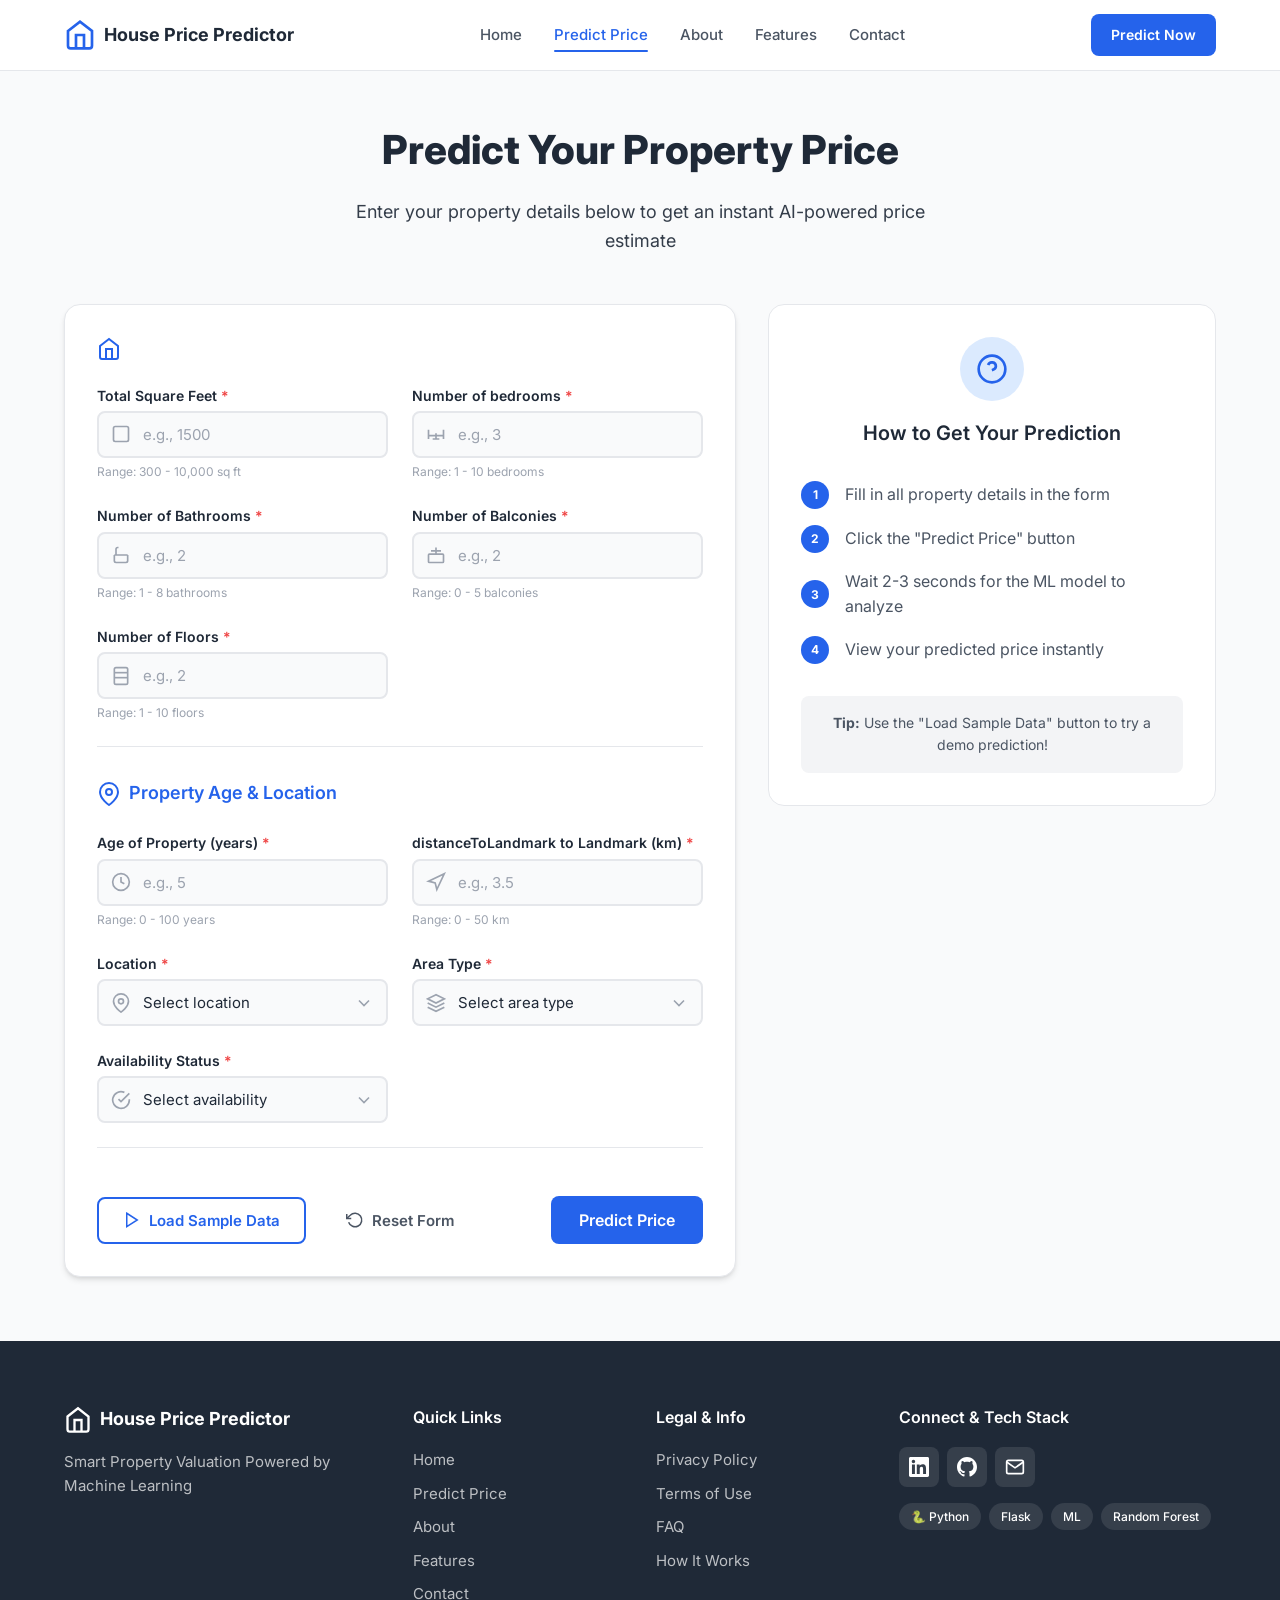
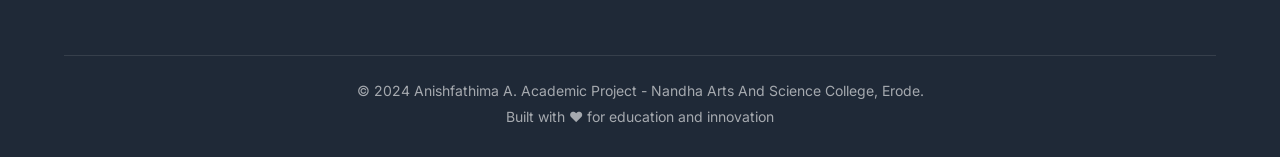
<file: UI/predict.html>
<!DOCTYPE html>
<html lang="en">
<head>
    <meta charset="UTF-8">
    <meta name="viewport" content="width=device-width, initial-scale=1.0">
    <title>Predict Price | House Price Predictor</title>
    <link rel="stylesheet" href="style.css">
    <link href="https://fonts.googleapis.com/css2?family=Inter:wght@300;400;500;600;700;800&display=swap" rel="stylesheet">
</head>
<body>
    <!-- Navigation -->
    <nav class="navbar" id="navbar">
        <div class="nav-container">
            <a href="index.html" class="nav-logo">
                <svg class="logo-icon" viewBox="0 0 24 24" fill="none" stroke="currentColor" stroke-width="2">
                    <path d="M3 9l9-7 9 7v11a2 2 0 0 1-2 2H5a2 2 0 0 1-2-2z"></path>
                    <polyline points="9 22 9 12 15 12 15 22"></polyline>
                </svg>
                <span>House Price Predictor</span>
            </a>
            <button class="nav-toggle" id="navToggle" aria-label="Toggle navigation">
                <span></span>
                <span></span>
                <span></span>
            </button>
            <ul class="nav-menu" id="navMenu">
                <li><a href="index.html" class="nav-link">Home</a></li>
                <li><a href="predict.html" class="nav-link active">Predict Price</a></li>
                <li><a href="about.html" class="nav-link">About</a></li>
                <li><a href="features.html" class="nav-link">Features</a></li>
                <li><a href="contact.html" class="nav-link">Contact</a></li>
            </ul>
            <a href="predict.html" class="nav-cta">Predict Now</a>
        </div>
    </nav>

    <!-- Main Content -->
    <main class="predict-page">
        <div class="container">
            <div class="page-header">
                <h1 class="page-title">Predict Your Property Price</h1>
                <p class="page-subtitle">Enter your property details below to get an instant AI-powered price estimate</p>
            </div>

            <div class="predict-layout">
                <div class="predict-form-container">
                    <form id="predictionForm" class="predict-form">
                        <!-- Section 1: Property Specifications -->
                        <div class="form-section">
                            <h3 class="form-section-title">
                                <svg viewBox="0 0 24 24" fill="none" stroke="currentColor" stroke-width="2">
                                    <path d="M3 9l9-7 9 7v11a2 2 0 0 1-2 2H5a2 2 0 0 1-2-2z"></path>
                                    <polyline points="9 22 9 12 15 12 15 22"></polyline>
                               Property Specifications
                            </h3>
                            <div class="form-grid">
                                <div class="form-group">
                                    <label for="totalSqft">Total Square Feet <span class="required">*</span></label>
                                    <div class="input-wrapper">
                                        <svg class="input-icon" viewBox="0 0 24 24" fill="none" stroke="currentColor" stroke-width="2">
                                            <rect x="3" y="3" width="18" height="18" rx="2" ry="2"></rect>
                                        </svg>
                                        <input type="number" id="totalSqft" name="totalSqft" placeholder="e.g., 1500" required min="300" max="10000">
                                    </div>
                                    <span class="input-hint">Range: 300 - 10,000 sq ft</span>
                                    <span class="error-message" id="totalSqftError"></span>
                                </div>

                                <div class="form-group">
                                    <label for="bedrooms">Number of bedrooms <span class="required">*</span></label>
                                    <div class="input-wrapper">
                                        <svg class="input-icon" viewBox="0 0 24 24" fill="none" stroke="currentColor" stroke-width="2">
                                            <path d="M3 7v11m0-4h18m0 4V7m-9 4v7m-4 0h8"></path>
                                        </svg>
                                        <input type="number" id="bedrooms" name="bedrooms" placeholder="e.g., 3" required min="1" max="10">
                                    </div>
                                    <span class="input-hint">Range: 1 - 10 bedrooms</span>
                                    <span class="error-message" id="bedroomsError"></span>
                                </div>

                                <div class="form-group">
                                    <label for="bathrooms">Number of Bathrooms <span class="required">*</span></label>
                                    <div class="input-wrapper">
                                        <svg class="input-icon" viewBox="0 0 24 24" fill="none" stroke="currentColor" stroke-width="2">
                                            <path d="M4 12h16M4 12v7a2 2 0 002 2h12a2 2 0 002-2v-7M6 12V5a2 2 0 012-2h1"></path>
                                        </svg>
                                        <input type="number" id="bathrooms" name="bathrooms" placeholder="e.g., 2" required min="1" max="8">
                                    </div>
                                    <span class="input-hint">Range: 1 - 8 bathrooms</span>
                                    <span class="error-message" id="bathroomsError"></span>
                                </div>

                                <div class="form-group">
                                    <label for="balcony">Number of Balconies <span class="required">*</span></label>
                                    <div class="input-wrapper">
                                        <svg class="input-icon" viewBox="0 0 24 24" fill="none" stroke="currentColor" stroke-width="2">
                                            <rect x="3" y="11" width="18" height="10" rx="1"></rect>
                                            <path d="M12 3v8M6 7h12"></path>
                                        </svg>
                                        <input type="number" id="balcony" name="balcony" placeholder="e.g., 2" required min="0" max="5">
                                    </div>
                                    <span class="input-hint">Range: 0 - 5 balconies</span>
                                    <span class="error-message" id="balconyError"></span>
                                </div>

                                <div class="form-group">
                                    <label for="floors">Number of Floors <span class="required">*</span></label>
                                    <div class="input-wrapper">
                                        <svg class="input-icon" viewBox="0 0 24 24" fill="none" stroke="currentColor" stroke-width="2">
                                            <rect x="4" y="2" width="16" height="20" rx="2" ry="2"></rect>
                                            <line x1="4" y1="8" x2="20" y2="8"></line>
                                            <line x1="4" y1="14" x2="20" y2="14"></line>
                                        </svg>
                                        <input type="number" id="floors" name="floors" placeholder="e.g., 2" required min="1" max="10">
                                    </div>
                                    <span class="input-hint">Range: 1 - 10 floors</span>
                                    <span class="error-message" id="floorsError"></span>
                                </div>
                            </div>
                        </div>

                        <!-- Section 2: Property Age & Location -->
                        <div class="form-section">
                            <h3 class="form-section-title">
                                <svg viewBox="0 0 24 24" fill="none" stroke="currentColor" stroke-width="2">
                                    <path d="M21 10c0 7-9 13-9 13s-9-6-9-13a9 9 0 0118 0z"></path>
                                    <circle cx="12" cy="10" r="3"></circle>
                                </svg>
                                Property Age & Location
                            </h3>
                            <div class="form-grid">
                                <div class="form-group">
                                    <label for="ageOfProperty">Age of Property (years) <span class="required">*</span></label>
                                    <div class="input-wrapper">
                                        <svg class="input-icon" viewBox="0 0 24 24" fill="none" stroke="currentColor" stroke-width="2">
                                            <circle cx="12" cy="12" r="10"></circle>
                                            <polyline points="12 6 12 12 16 14"></polyline>
                                        </svg>
                                        <input type="number" id="ageOfProperty" name="ageOfProperty" placeholder="e.g., 5" required min="0" max="100">
                                    </div>
                                    <span class="input-hint">Range: 0 - 100 years</span>
                                    <span class="error-message" id="ageOfPropertyError"></span>
                                </div>

                                <div class="form-group">
                                    <label for="distanceToLandmark">distanceToLandmark to Landmark (km) <span class="required">*</span></label>
                                    <div class="input-wrapper">
                                        <svg class="input-icon" viewBox="0 0 24 24" fill="none" stroke="currentColor" stroke-width="2">
                                            <polygon points="3 11 22 2 13 21 11 13 3 11"></polygon>
                                        </svg>
                                        <input type="number" id="distanceToLandmark" name="distanceToLandmark" placeholder="e.g., 3.5" required min="0" max="50" step="0.1">
                                    </div>
                                    <span class="input-hint">Range: 0 - 50 km</span>
                                    <span class="error-message" id="distanceToLandmarkError"></span>
                                </div>

                                <div class="form-group">
                                    <label for="location">Location <span class="required">*</span></label>
                                    <div class="input-wrapper">
                                        <svg class="input-icon" viewBox="0 0 24 24" fill="none" stroke="currentColor" stroke-width="2">
                                            <path d="M21 10c0 7-9 13-9 13s-9-6-9-13a9 9 0 0118 0z"></path>
                                            <circle cx="12" cy="10" r="3"></circle>
                                        </svg>
                                        <select id="location" name="location" required>
                                            <option value="" disabled selected>Select location</option>
                                            <option value="Coimbatore">Coimbatore</option>
                                            <option value="Erode">Erode</option>
                                            <option value="Madurai">Madurai</option>
                                            <option value="Salem">Salem</option>
                                            <option value="Thanjavur">Thanjavur</option>
                                            <option value="Thoothukudi">Thoothukudi</option>
                                            <option value="Tirunelveli">Tirunelveli</option>
                                            <option value="Trichy">Trichy</option>
                                            <option value="Vellore">Vellore</option>
                                        </select>
                                    </div>
                                    <span class="error-message" id="locationError"></span>
                                </div>

                                <div class="form-group">
                                    <label for="areaType">Area Type <span class="required">*</span></label>
                                    <div class="input-wrapper">
                                        <svg class="input-icon" viewBox="0 0 24 24" fill="none" stroke="currentColor" stroke-width="2">
                                            <polygon points="12 2 2 7 12 12 22 7 12 2"></polygon>
                                            <polyline points="2 17 12 22 22 17"></polyline>
                                            <polyline points="2 12 12 17 22 12"></polyline>
                                        </svg>
                                        <select id="areaType" name="areaType" required>
                                            <option value="" disabled selected>Select area type</option>
                                            <option value="Super built-up">Super built-up</option>
                                            <option value="Plot area">Plot area</option>
                                        </select>
                                    </div>
                                    <span class="error-message" id="areaTypeError"></span>
                                </div>

                                <div class="form-group">
                                    <label for="availability">Availability Status <span class="required">*</span></label>
                                    <div class="input-wrapper">
                                        <svg class="input-icon" viewBox="0 0 24 24" fill="none" stroke="currentColor" stroke-width="2">
                                            <path d="M22 11.08V12a10 10 0 11-5.93-9.14"></path>
                                            <polyline points="22 4 12 14.01 9 11.01"></polyline>
                                        </svg>
                                        <select id="availability" name="availability" required>
                                            <option value="" disabled selected>Select availability</option>
                                            <option value="Ready to Move">Ready to Move</option>
                                            <option value="Under Construction">Under Construction</option>
                                        </select>
                                    </div>
                                    <span class="error-message" id="availabilityError"></span>
                                </div>
                            </div>
                        </div>

                        <!-- Form Actions -->
                        <div class="form-actions">
                            <button type="button" id="loadDemoBtn" class="btn btn-outline">
                                <svg viewBox="0 0 24 24" fill="none" stroke="currentColor" stroke-width="2">
                                    <polygon points="5 3 19 12 5 21 5 3"></polygon>
                                </svg>
                                Load Sample Data
                            </button>
                            <button type="button" id="resetBtn" class="btn btn-ghost">
                                <svg viewBox="0 0 24 24" fill="none" stroke="currentColor" stroke-width="2">
                                    <polyline points="1 4 1 10 7 10"></polyline>
                                    <path d="M3.51 15a9 9 0 1 0 2.13-9.36L1 10"></path>
                                </svg>
                                Reset Form
                            </button>
                            <button type="submit" id="submitBtn" class="btn btn-primary btn-lg">
                                <span class="btn-text">Predict Price</span>
                                <div class="spinner" id="spinner"></div>
                            </button>
                        </div>
                    </form>
                </div>

                <!-- Result Section -->
                <div class="result-container">
                    <!-- Loading State -->
                    <div id="loadingSection" class="loading-section hidden">
                        <div class="loading-card">
                            <div class="loading-spinner-large"></div>
                            <p class="loading-text" id="loadingText">Analyzing property features...</p>
                            <div class="loading-progress">
                                <div class="loading-progress-bar" id="progressBar"></div>
                            </div>
                            <p class="loading-hint">This usually takes 2-3 seconds</p>
                        </div>
                    </div>

                    <!-- Success Result -->
                    <div id="resultSection" class="result-section hidden">
                        <div class="result-card success">
                            <div class="result-badge">
                                <svg viewBox="0 0 24 24" fill="none" stroke="currentColor" stroke-width="2">
                                    <path d="M22 11.08V12a10 10 0 1 1-5.93-9.14"></path>
                                    <polyline points="22 4 12 14.01 9 11.01"></polyline>
                                </svg>
                                Success
                            </div>
                            <div class="result-icon">
                                <svg viewBox="0 0 24 24" fill="none" stroke="currentColor" stroke-width="2">
                                    <line x1="12" y1="1" x2="12" y2="23"></line>
                                    <path d="M17 5H9.5a3.5 3.5 0 0 0 0 7h5a3.5 3.5 0 0 1 0 7H6"></path>
                                </svg>
                            </div>
                            <h3 class="result-label">Predicted Price</h3>
                            <p id="predictedPrice" class="result-price">₹0</p>
                            <p class="result-note">Based on Random Forest ML model analysis</p>
                            <div class="result-actions">
                                <button type="button" id="tryAnotherBtn" class="btn btn-outline-light">
                                    <svg viewBox="0 0 24 24" fill="none" stroke="currentColor" stroke-width="2">
                                        <polyline points="1 4 1 10 7 10"></polyline>
                                        <path d="M3.51 15a9 9 0 1 0 2.13-9.36L1 10"></path>
                                    </svg>
                                    Try Another Prediction
                                </button>
                                <button type="button" id="shareBtn" class="btn btn-secondary-light">
                                    <svg viewBox="0 0 24 24" fill="none" stroke="currentColor" stroke-width="2">
                                        <circle cx="18" cy="5" r="3"></circle>
                                        <circle cx="6" cy="12" r="3"></circle>
                                        <circle cx="18" cy="19" r="3"></circle>
                                        <line x1="8.59" y1="13.51" x2="15.42" y2="17.49"></line>
                                        <line x1="15.41" y1="6.51" x2="8.59" y2="10.49"></line>
                                    </svg>
                                    Share Result
                                </button>
                            </div>
                        </div>
                    </div>

                    <!-- Error Result -->
                    <div id="errorSection" class="error-section hidden">
                        <div class="result-card error">
                            <div class="result-badge error">
                                <svg viewBox="0 0 24 24" fill="none" stroke="currentColor" stroke-width="2">
                                    <circle cx="12" cy="12" r="10"></circle>
                                    <line x1="12" y1="8" x2="12" y2="12"></line>
                                    <line x1="12" y1="16" x2="12.01" y2="16"></line>
                                </svg>
                                Error
                            </div>
                            <div class="result-icon error">
                                <svg viewBox="0 0 24 24" fill="none" stroke="currentColor" stroke-width="2">
                                    <circle cx="12" cy="12" r="10"></circle>
                                    <line x1="15" y1="9" x2="9" y2="15"></line>
                                    <line x1="9" y1="9" x2="15" y2="15"></line>
                                </svg>
                            </div>
                            <h3 class="result-label">Prediction Failed</h3>
                            <p id="errorMessage" class="error-message-text">Something went wrong</p>
                            <button type="button" id="retryBtn" class="btn btn-outline-error">
                                <svg viewBox="0 0 24 24" fill="none" stroke="currentColor" stroke-width="2">
                                    <polyline points="1 4 1 10 7 10"></polyline>
                                    <path d="M3.51 15a9 9 0 1 0 2.13-9.36L1 10"></path>
                                </svg>
                                Try Again
                            </button>
                        </div>
                    </div>

                    <!-- Initial State / Instructions -->
                    <div id="instructionsSection" class="instructions-section">
                        <div class="instructions-card">
                            <div class="instructions-icon">
                                <svg viewBox="0 0 24 24" fill="none" stroke="currentColor" stroke-width="2">
                                    <circle cx="12" cy="12" r="10"></circle>
                                    <path d="M9.09 9a3 3 0 0 1 5.83 1c0 2-3 3-3 3"></path>
                                    <line x1="12" y1="17" x2="12.01" y2="17"></line>
                                </svg>
                            </div>
                            <h3>How to Get Your Prediction</h3>
                            <ul class="instructions-list">
                                <li>
                                    <span class="step-num">1</span>
                                    Fill in all property details in the form
                                </li>
                                <li>
                                    <span class="step-num">2</span>
                                    Click the "Predict Price" button
                                </li>
                                <li>
                                    <span class="step-num">3</span>
                                    Wait 2-3 seconds for the ML model to analyze
                                </li>
                                <li>
                                    <span class="step-num">4</span>
                                    View your predicted price instantly
                                </li>
                            </ul>
                            <p class="instructions-tip">
                                <strong>Tip:</strong> Use the "Load Sample Data" button to try a demo prediction!
                            </p>
                        </div>
                    </div>
                </div>
            </div>
        </div>
    </main>

    <!-- Footer -->
    <footer class="footer">
        <div class="container">
            <div class="footer-grid">
                <div class="footer-brand">
                    <a href="index.html" class="footer-logo">
                        <svg viewBox="0 0 24 24" fill="none" stroke="currentColor" stroke-width="2">
                            <path d="M3 9l9-7 9 7v11a2 2 0 0 1-2 2H5a2 2 0 0 1-2-2z"></path>
                            <polyline points="9 22 9 12 15 12 15 22"></polyline>
                        </svg>
                        <span>House Price Predictor</span>
                    </a>
                    <p>Smart Property Valuation Powered by Machine Learning</p>
                </div>
                <div class="footer-links">
                    <h4>Quick Links</h4>
                    <ul>
                        <li><a href="index.html">Home</a></li>
                        <li><a href="predict.html">Predict Price</a></li>
                        <li><a href="about.html">About</a></li>
                        <li><a href="features.html">Features</a></li>
                        <li><a href="contact.html">Contact</a></li>
                    </ul>
                </div>
                <div class="footer-links">
                    <h4>Legal & Info</h4>
                    <ul>
                        <li><a href="#">Privacy Policy</a></li>
                        <li><a href="#">Terms of Use</a></li>
                        <li><a href="#">FAQ</a></li>
                        <li><a href="about.html">How It Works</a></li>
                    </ul>
                </div>
                <div class="footer-connect">
                    <h4>Connect & Tech Stack</h4>
                    <div class="social-links">
                        <a href="https://linkedin.com" target="_blank" aria-label="LinkedIn">
                            <svg viewBox="0 0 24 24" fill="currentColor">
                                <path d="M20.447 20.452h-3.554v-5.569c0-1.328-.027-3.037-1.852-3.037-1.853 0-2.136 1.445-2.136 2.939v5.667H9.351V9h3.414v1.561h.046c.477-.9 1.637-1.85 3.37-1.85 3.601 0 4.267 2.37 4.267 5.455v6.286zM5.337 7.433c-1.144 0-2.063-.926-2.063-2.065 0-1.138.92-2.063 2.063-2.063 1.14 0 2.064.925 2.064 2.063 0 1.139-.925 2.065-2.064 2.065zm1.782 13.019H3.555V9h3.564v11.452zM22.225 0H1.771C.792 0 0 .774 0 1.729v20.542C0 23.227.792 24 1.771 24h20.451C23.2 24 24 23.227 24 22.271V1.729C24 .774 23.2 0 22.222 0h.003z"/>
                            </svg>
                        </a>
                        <a href="https://github.com" target="_blank" aria-label="GitHub">
                            <svg viewBox="0 0 24 24" fill="currentColor">
                                <path d="M12 0c-6.626 0-12 5.373-12 12 0 5.302 3.438 9.8 8.207 11.387.599.111.793-.261.793-.577v-2.234c-3.338.726-4.033-1.416-4.033-1.416-.546-1.387-1.333-1.756-1.333-1.756-1.089-.745.083-.729.083-.729 1.205.084 1.839 1.237 1.839 1.237 1.07 1.834 2.807 1.304 3.492.997.107-.775.418-1.305.762-1.604-2.665-.305-5.467-1.334-5.467-5.931 0-1.311.469-2.381 1.236-3.221-.124-.303-.535-1.524.117-3.176 0 0 1.008-.322 3.301 1.23.957-.266 1.983-.399 3.003-.404 1.02.005 2.047.138 3.006.404 2.291-1.552 3.297-1.23 3.297-1.23.653 1.653.242 2.874.118 3.176.77.84 1.235 1.911 1.235 3.221 0 4.609-2.807 5.624-5.479 5.921.43.372.823 1.102.823 2.222v3.293c0 .319.192.694.801.576 4.765-1.589 8.199-6.086 8.199-11.386 0-6.627-5.373-12-12-12z"/>
                            </svg>
                        </a>
                        <a href="mailto:anishansarbasha@gmail.com" aria-label="Email">
                            <svg viewBox="0 0 24 24" fill="none" stroke="currentColor" stroke-width="2">
                                <path d="M4 4h16c1.1 0 2 .9 2 2v12c0 1.1-.9 2-2 2H4c-1.1 0-2-.9-2-2V6c0-1.1.9-2 2-2z"></path>
                                <polyline points="22,6 12,13 2,6"></polyline>
                            </svg>
                        </a>
                    </div>
                    <div class="tech-badges">
                        <span class="tech-badge">🐍 Python</span>
                        <span class="tech-badge">Flask</span>
                        <span class="tech-badge">ML</span>
                        <span class="tech-badge">Random Forest</span>
                    </div>
                </div>
            </div>
            <div class="footer-bottom">
                <p>© 2024 Anishfathima A. Academic Project - Nandha Arts And Science College, Erode.</p>
                <p>Built with ❤️ for education and innovation</p>
            </div>
        </div>
    </footer>

    <!-- Toast Container -->
    <div id="toastContainer" class="toast-container"></div>

    <script src="script.js"></script>
</body>
</html>
</file>
<file: UI/style.css>
/* CSS Reset and Variables */
* {
    margin: 0;
    padding: 0;
    box-sizing: border-box;
}

:root {
    /* Primary Colors */
    --primary: #2563EB;
    --primary-hover: #1D4ED8;
    --primary-light: #3B82F6;
    --primary-lighter: #DBEAFE;
    --primary-dark: #1E40AF;
    
    /* Secondary Colors */
    --secondary: #FFFFFF;
    --accent: #3B82F6;
    
    /* Status Colors */
    --success: #10B981;
    --success-light: #D1FAE5;
    --error: #EF4444;
    --error-light: #FEE2E2;
    --warning: #F59E0B;
    --warning-light: #FEF3C7;
    
    /* Neutral Colors */
    --text-primary: #1F2937;
    --text-secondary: #4B5563;
    --text-light: #6B7280;
    --text-muted: #9CA3AF;
    --bg-primary: #F9FAFB;
    --bg-secondary: #F3F4F6;
    --bg-card: #FFFFFF;
    --border-color: #E5E7EB;
    --border-light: #F3F4F6;
    
    /* Shadows */
    --shadow-sm: 0 1px 2px 0 rgb(0 0 0 / 0.05);
    --shadow-md: 0 4px 6px -1px rgb(0 0 0 / 0.1), 0 2px 4px -2px rgb(0 0 0 / 0.1);
    --shadow-lg: 0 10px 15px -3px rgb(0 0 0 / 0.1), 0 4px 6px -4px rgb(0 0 0 / 0.1);
    --shadow-xl: 0 20px 25px -5px rgb(0 0 0 / 0.1), 0 8px 10px -6px rgb(0 0 0 / 0.1);
    
    /* Spacing */
    --space-xs: 4px;
    --space-sm: 8px;
    --space-md: 16px;
    --space-lg: 24px;
    --space-xl: 32px;
    --space-2xl: 48px;
    --space-3xl: 64px;
    
    /* Border Radius */
    --radius-sm: 6px;
    --radius-md: 8px;
    --radius-lg: 12px;
    --radius-xl: 16px;
    --radius-2xl: 24px;
    --radius-full: 9999px;
    
    /* Transitions */
    --transition-fast: 150ms ease;
    --transition-normal: 250ms ease;
    --transition-slow: 350ms ease;
    
    /* Typography */
    --font-family: 'Inter', -apple-system, BlinkMacSystemFont, 'Segoe UI', Roboto, sans-serif;
}

/* Base Styles */
html {
    scroll-behavior: smooth;
}

body {
    font-family: var(--font-family);
    background-color: var(--bg-primary);
    color: var(--text-primary);
    line-height: 1.6;
    overflow-x: hidden;
}

.container {
    max-width: 1200px;
    margin: 0 auto;
    padding: 0 var(--space-lg);
}

/* ==================== NAVIGATION ==================== */
.navbar {
    position: fixed;
    top: 0;
    left: 0;
    right: 0;
    background: rgba(255, 255, 255, 0.95);
    backdrop-filter: blur(10px);
    border-bottom: 1px solid var(--border-color);
    z-index: 1000;
    transition: all var(--transition-normal);
}

.navbar.scrolled {
    box-shadow: var(--shadow-md);
}

.nav-container {
    max-width: 1200px;
    margin: 0 auto;
    padding: 0 var(--space-lg);
    display: flex;
    align-items: center;
    justify-content: space-between;
    height: 70px;
}

.nav-logo {
    display: flex;
    align-items: center;
    gap: var(--space-sm);
    text-decoration: none;
    color: var(--text-primary);
    font-weight: 700;
    font-size: 1.125rem;
}

.nav-logo svg {
    width: 32px;
    height: 32px;
    color: var(--primary);
}

.nav-menu {
    display: flex;
    align-items: center;
    gap: var(--space-xl);
    list-style: none;
}

.nav-link {
    text-decoration: none;
    color: var(--text-secondary);
    font-weight: 500;
    font-size: 0.9375rem;
    transition: color var(--transition-fast);
    position: relative;
}

.nav-link:hover,
.nav-link.active {
    color: var(--primary);
}

.nav-link.active::after {
    content: '';
    position: absolute;
    bottom: -8px;
    left: 0;
    right: 0;
    height: 2px;
    background: var(--primary);
    border-radius: var(--radius-full);
}

.nav-cta {
    display: inline-flex;
    align-items: center;
    padding: 10px 20px;
    background: var(--primary);
    color: white;
    text-decoration: none;
    font-weight: 600;
    font-size: 0.875rem;
    border-radius: var(--radius-md);
    transition: all var(--transition-normal);
}

.nav-cta:hover {
    background: var(--primary-hover);
    transform: translateY(-1px);
}

.nav-toggle {
    display: none;
    flex-direction: column;
    gap: 5px;
    background: none;
    border: none;
    cursor: pointer;
    padding: var(--space-sm);
}

.nav-toggle span {
    display: block;
    width: 24px;
    height: 2px;
    background: var(--text-primary);
    border-radius: var(--radius-full);
    transition: all var(--transition-normal);
}

/* ==================== BUTTONS ==================== */
.btn {
    display: inline-flex;
    align-items: center;
    justify-content: center;
    gap: var(--space-sm);
    padding: 12px 24px;
    font-family: inherit;
    font-size: 0.9375rem;
    font-weight: 600;
    text-decoration: none;
    border: none;
    border-radius: var(--radius-md);
    cursor: pointer;
    transition: all var(--transition-normal);
}

.btn svg {
    width: 18px;
    height: 18px;
}

.btn-primary {
    background: var(--primary);
    color: white;
}

.btn-primary:hover {
    background: var(--primary-hover);
    transform: translateY(-2px);
    box-shadow: 0 10px 30px -10px rgba(37, 99, 235, 0.5);
}

.btn-secondary {
    background: var(--bg-secondary);
    color: var(--text-primary);
}

.btn-secondary:hover {
    background: var(--border-color);
}

.btn-outline {
    background: transparent;
    color: var(--primary);
    border: 2px solid var(--primary);
}

.btn-outline:hover {
    background: var(--primary);
    color: white;
}

.btn-ghost {
    background: transparent;
    color: var(--text-secondary);
}

.btn-ghost:hover {
    background: var(--bg-secondary);
    color: var(--text-primary);
}

.btn-outline-light {
    background: transparent;
    color: white;
    border: 2px solid rgba(255, 255, 255, 0.5);
}

.btn-outline-light:hover {
    background: rgba(255, 255, 255, 0.1);
    border-color: white;
}

.btn-secondary-light {
    background: rgba(255, 255, 255, 0.2);
    color: white;
}

.btn-secondary-light:hover {
    background: rgba(255, 255, 255, 0.3);
}

.btn-outline-error {
    background: transparent;
    color: var(--error);
    border: 2px solid var(--error);
}

.btn-outline-error:hover {
    background: var(--error);
    color: white;
}

.btn-lg {
    padding: 14px 28px;
    font-size: 1rem;
}

.btn-block {
    width: 100%;
}

/* ==================== HERO SECTION ==================== */
.hero {
    position: relative;
    min-height: 100vh;
    display: flex;
    align-items: center;
    padding: 120px 0 80px;
    background: linear-gradient(135deg, #667eea 0%, #764ba2 50%, #2563EB 100%);
    overflow: hidden;
}

.hero-bg {
    position: absolute;
    inset: 0;
    overflow: hidden;
}

.hero-shape {
    position: absolute;
    border-radius: 50%;
    background: rgba(255, 255, 255, 0.1);
    animation: float 20s infinite ease-in-out;
}

.shape-1 {
    width: 600px;
    height: 600px;
    top: -200px;
    right: -200px;
}

.shape-2 {
    width: 400px;
    height: 400px;
    bottom: -100px;
    left: -100px;
    animation-delay: -5s;
}

.shape-3 {
    width: 200px;
    height: 200px;
    top: 50%;
    left: 30%;
    animation-delay: -10s;
}

.grid-pattern {
    position: absolute;
    inset: 0;
    background-image: 
        linear-gradient(rgba(255,255,255,0.03) 1px, transparent 1px),
        linear-gradient(90deg, rgba(255,255,255,0.03) 1px, transparent 1px);
    background-size: 50px 50px;
}

@keyframes float {
    0%, 100% { transform: translateY(0) rotate(0deg); }
    50% { transform: translateY(-30px) rotate(180deg); }
}

.hero .container {
    position: relative;
    z-index: 1;
    display: grid;
    grid-template-columns: 1fr 1fr;
    gap: var(--space-3xl);
    align-items: center;
}

.hero-content {
    color: white;
}

.hero-title {
    font-size: 3rem;
    font-weight: 800;
    line-height: 1.2;
    margin-bottom: var(--space-lg);
}

.gradient-text {
    background: linear-gradient(135deg, #ffd89b 0%, #19547b 100%);
    -webkit-background-clip: text;
    -webkit-text-fill-color: transparent;
    background-clip: text;
}

.hero-subtitle {
    font-size: 1.25rem;
    opacity: 0.9;
    margin-bottom: var(--space-xl);
    line-height: 1.7;
}

.hero-buttons {
    display: flex;
    gap: var(--space-md);
    flex-wrap: wrap;
}

.hero-visual {
    display: flex;
    justify-content: center;
}

.hero-card {
    background: rgba(255, 255, 255, 0.15);
    backdrop-filter: blur(20px);
    border: 1px solid rgba(255, 255, 255, 0.2);
    border-radius: var(--radius-xl);
    padding: var(--space-xl);
    color: white;
    animation: slideUp 0.8s ease-out;
}

.hero-card-header {
    display: flex;
    align-items: center;
    gap: var(--space-sm);
    font-size: 0.875rem;
    opacity: 0.9;
    margin-bottom: var(--space-md);
}

.status-dot {
    width: 8px;
    height: 8px;
    background: var(--success);
    border-radius: 50%;
    animation: pulse 2s infinite;
}

@keyframes pulse {
    0%, 100% { opacity: 1; }
    50% { opacity: 0.5; }
}

.hero-card-price {
    font-size: 2.5rem;
    font-weight: 800;
    margin-bottom: var(--space-sm);
}

.hero-card-details {
    display: flex;
    gap: var(--space-sm);
    font-size: 0.9375rem;
    opacity: 0.8;
}

@keyframes slideUp {
    from {
        opacity: 0;
        transform: translateY(30px);
    }
    to {
        opacity: 1;
        transform: translateY(0);
    }
}

/* ==================== SECTIONS ==================== */
.features-section,
.predictions-section,
.how-it-works-section,
.stats-section,
.cta-section,
.about-section {
    padding: var(--space-3xl) 0;
}

.bg-light {
    background: var(--bg-secondary);
}

.section-header {
    text-align: center;
    margin-bottom: var(--space-2xl);
}

.section-title {
    font-size: 2.25rem;
    font-weight: 700;
    color: var(--text-primary);
    margin-bottom: var(--space-sm);
}

.section-subtitle {
    font-size: 1.125rem;
    color: var(--text-secondary);
}

/* Features Grid */
.features-grid {
    display: grid;
    grid-template-columns: repeat(3, 1fr);
    gap: var(--space-lg);
}

.feature-card {
    background: var(--bg-card);
    border: 1px solid var(--border-color);
    border-radius: var(--radius-xl);
    padding: var(--space-xl);
    text-align: center;
    transition: all var(--transition-normal);
}

.feature-card:hover {
    transform: translateY(-5px);
    box-shadow: var(--shadow-lg);
    border-color: var(--primary-lighter);
}

.feature-icon {
    display: inline-flex;
    align-items: center;
    justify-content: center;
    width: 64px;
    height: 64px;
    background: var(--primary-lighter);
    border-radius: var(--radius-lg);
    margin-bottom: var(--space-md);
}

.feature-icon svg {
    width: 32px;
    height: 32px;
    color: var(--primary);
}

.feature-card h3 {
    font-size: 1.25rem;
    font-weight: 600;
    margin-bottom: var(--space-sm);
}

.feature-card p {
    color: var(--text-secondary);
    font-size: 0.9375rem;
}

/* Predictions Grid */
.predictions-grid {
    display: grid;
    grid-template-columns: repeat(3, 1fr);
    gap: var(--space-lg);
}

.prediction-card {
    background: var(--bg-card);
    border: 1px solid var(--border-color);
    border-radius: var(--radius-xl);
    padding: var(--space-xl);
    transition: all var(--transition-normal);
}

.prediction-card:hover {
    transform: translateY(-5px);
    box-shadow: var(--shadow-lg);
}

.prediction-location {
    display: flex;
    align-items: center;
    gap: var(--space-sm);
    font-weight: 600;
    color: var(--primary);
    margin-bottom: var(--space-sm);
}

.prediction-location svg {
    width: 18px;
    height: 18px;
}

.prediction-details {
    color: var(--text-secondary);
    font-size: 0.875rem;
    margin-bottom: var(--space-md);
}

.prediction-price {
    font-size: 1.5rem;
    font-weight: 700;
    color: var(--text-primary);
    margin-bottom: var(--space-md);
}

.prediction-badge {
    display: inline-block;
    padding: 4px 12px;
    background: var(--success-light);
    color: var(--success);
    font-size: 0.75rem;
    font-weight: 600;
    border-radius: var(--radius-full);
}

/* How It Works */
.steps-container {
    display: flex;
    align-items: flex-start;
    justify-content: center;
    gap: var(--space-md);
    flex-wrap: wrap;
}

.step {
    flex: 1;
    min-width: 180px;
    max-width: 220px;
    text-align: center;
}

.step-number {
    display: inline-flex;
    align-items: center;
    justify-content: center;
    width: 40px;
    height: 40px;
    background: var(--primary);
    color: white;
    font-weight: 700;
    border-radius: 50%;
    margin-bottom: var(--space-md);
}

.step-icon {
    display: flex;
    align-items: center;
    justify-content: center;
    width: 80px;
    height: 80px;
    background: var(--primary-lighter);
    border-radius: var(--radius-xl);
    margin: 0 auto var(--space-md);
}

.step-icon svg {
    width: 40px;
    height: 40px;
    color: var(--primary);
}

.step h3 {
    font-size: 1rem;
    font-weight: 600;
    margin-bottom: var(--space-xs);
}

.step p {
    font-size: 0.875rem;
    color: var(--text-secondary);
}

.step-connector {
    display: flex;
    align-items: center;
    color: var(--text-muted);
    font-size: 1.5rem;
    padding-top: 60px;
}

/* Stats Section */
.stats-section {
    background: linear-gradient(135deg, var(--primary) 0%, var(--primary-dark) 100%);
    color: white;
}

.stats-grid {
    display: grid;
    grid-template-columns: repeat(4, 1fr);
    gap: var(--space-lg);
}

.stat-card {
    text-align: center;
    padding: var(--space-lg);
}

.stat-number {
    font-size: 3rem;
    font-weight: 800;
    margin-bottom: var(--space-xs);
}

.stat-label {
    font-size: 1rem;
    opacity: 0.9;
}

/* CTA Section */
.cta-section {
    background: linear-gradient(135deg, #667eea 0%, #764ba2 100%);
}

.cta-content {
    text-align: center;
    color: white;
    max-width: 600px;
    margin: 0 auto;
}

.cta-content h2 {
    font-size: 2rem;
    font-weight: 700;
    margin-bottom: var(--space-md);
}

.cta-content p {
    font-size: 1.125rem;
    opacity: 0.9;
    margin-bottom: var(--space-xl);
}

/* ==================== PAGE HERO ==================== */
.page-hero {
    background: linear-gradient(135deg, var(--primary) 0%, var(--primary-dark) 100%);
    padding: 140px 0 60px;
    text-align: center;
    color: white;
}

.page-title {
    font-size: 2.5rem;
    font-weight: 800;
    margin-bottom: var(--space-md);
}

.page-subtitle {
    font-size: 1.125rem;
    opacity: 0.9;
    max-width: 600px;
    margin: 0 auto;
}

/* ==================== PREDICT PAGE ==================== */
.predict-page {
    padding-top: 70px;
    min-height: 100vh;
}

.predict-page .page-header {
    text-align: center;
    padding: var(--space-2xl) 0;
}

.predict-layout {
    display: grid;
    grid-template-columns: 1.2fr 0.8fr;
    gap: var(--space-xl);
    padding-bottom: var(--space-3xl);
}

.predict-form-container {
    background: var(--bg-card);
    border: 1px solid var(--border-color);
    border-radius: var(--radius-xl);
    padding: var(--space-xl);
    box-shadow: var(--shadow-md);
}

.predict-form {
    display: flex;
    flex-direction: column;
    gap: var(--space-xl);
}

.form-section {
    padding-bottom: var(--space-lg);
    border-bottom: 1px solid var(--border-color);
}

.form-section:last-of-type {
    border-bottom: none;
}

.form-section-title {
    display: flex;
    align-items: center;
    gap: var(--space-sm);
    font-size: 1.125rem;
    font-weight: 600;
    color: var(--primary);
    margin-bottom: var(--space-lg);
}

.form-section-title svg {
    width: 24px;
    height: 24px;
}

.form-grid {
    display: grid;
    grid-template-columns: repeat(2, 1fr);
    gap: var(--space-lg);
}

.form-group {
    display: flex;
    flex-direction: column;
    gap: var(--space-xs);
}

.form-group label {
    font-size: 0.875rem;
    font-weight: 600;
    color: var(--text-primary);
}

.required {
    color: var(--error);
}

.input-wrapper {
    position: relative;
    display: flex;
    align-items: center;
}

.input-icon {
    position: absolute;
    left: 14px;
    width: 20px;
    height: 20px;
    color: var(--text-muted);
    pointer-events: none;
    transition: color var(--transition-fast);
}

input,
select,
textarea {
    width: 100%;
    padding: 12px 14px 12px 44px;
    font-size: 0.9375rem;
    font-family: inherit;
    color: var(--text-primary);
    background: var(--bg-primary);
    border: 2px solid var(--border-color);
    border-radius: var(--radius-md);
    outline: none;
    transition: all var(--transition-normal);
}

textarea {
    resize: vertical;
    min-height: 120px;
}

.textarea-wrapper {
    align-items: flex-start;
}

.textarea-wrapper .input-icon {
    top: 14px;
}

input::placeholder,
textarea::placeholder {
    color: var(--text-muted);
}

input:hover,
select:hover,
textarea:hover {
    border-color: var(--primary-light);
}

input:focus,
select:focus,
textarea:focus {
    border-color: var(--primary);
    background: white;
    box-shadow: 0 0 0 4px rgba(37, 99, 235, 0.1);
}

.input-wrapper:focus-within .input-icon {
    color: var(--primary);
}

select {
    cursor: pointer;
    appearance: none;
    background-image: url("data:image/svg+xml,%3Csvg xmlns='http://www.w3.org/2000/svg' width='24' height='24' viewBox='0 0 24 24' fill='none' stroke='%239CA3AF' stroke-width='2'%3E%3Cpolyline points='6 9 12 15 18 9'%3E%3C/polyline%3E%3C/svg%3E");
    background-repeat: no-repeat;
    background-position: right 12px center;
    background-size: 20px;
    padding-right: 44px;
}

.input-hint {
    font-size: 0.75rem;
    color: var(--text-muted);
}

.error-message {
    font-size: 0.75rem;
    color: var(--error);
    display: none;
}

.error-message.show {
    display: block;
}

input.error,
select.error {
    border-color: var(--error);
}

.form-actions {
    display: flex;
    align-items: center;
    gap: var(--space-md);
    flex-wrap: wrap;
    padding-top: var(--space-md);
}

.form-actions .btn-primary {
    margin-left: auto;
}

/* Loading Button */
.submit-btn {
    position: relative;
}

.spinner {
    display: none;
    width: 20px;
    height: 20px;
    border: 3px solid rgba(255, 255, 255, 0.3);
    border-top-color: white;
    border-radius: 50%;
    animation: spin 0.8s linear infinite;
}

@keyframes spin {
    to { transform: rotate(360deg); }
}

.btn.loading .btn-text {
    opacity: 0;
}

.btn.loading .spinner {
    display: block;
    position: absolute;
}

/* Result Container */
.result-container {
    position: sticky;
    top: 90px;
}

.instructions-section,
.loading-section,
.result-section,
.error-section {
    margin-bottom: var(--space-lg);
}

.instructions-card {
    background: var(--bg-card);
    border: 1px solid var(--border-color);
    border-radius: var(--radius-xl);
    padding: var(--space-xl);
    text-align: center;
}

.instructions-icon {
    display: inline-flex;
    align-items: center;
    justify-content: center;
    width: 64px;
    height: 64px;
    background: var(--primary-lighter);
    border-radius: 50%;
    margin-bottom: var(--space-md);
}

.instructions-icon svg {
    width: 32px;
    height: 32px;
    color: var(--primary);
}

.instructions-card h3 {
    font-size: 1.25rem;
    font-weight: 600;
    margin-bottom: var(--space-lg);
}

.instructions-list {
    list-style: none;
    text-align: left;
    margin-bottom: var(--space-lg);
}

.instructions-list li {
    display: flex;
    align-items: center;
    gap: var(--space-md);
    padding: var(--space-sm) 0;
    color: var(--text-secondary);
}

.step-num {
    display: inline-flex;
    align-items: center;
    justify-content: center;
    width: 28px;
    height: 28px;
    background: var(--primary);
    color: white;
    font-size: 0.75rem;
    font-weight: 700;
    border-radius: 50%;
    flex-shrink: 0;
}

.instructions-tip {
    font-size: 0.875rem;
    color: var(--text-secondary);
    background: var(--bg-secondary);
    padding: var(--space-md);
    border-radius: var(--radius-md);
}

/* Loading Card */
.loading-card {
    background: var(--bg-card);
    border: 1px solid var(--border-color);
    border-radius: var(--radius-xl);
    padding: var(--space-2xl);
    text-align: center;
}

.loading-spinner-large {
    width: 60px;
    height: 60px;
    border: 4px solid var(--border-color);
    border-top-color: var(--primary);
    border-radius: 50%;
    animation: spin 1s linear infinite;
    margin: 0 auto var(--space-lg);
}

.loading-text {
    font-size: 1.125rem;
    font-weight: 600;
    color: var(--text-primary);
    margin-bottom: var(--space-md);
}

.loading-progress {
    height: 6px;
    background: var(--bg-secondary);
    border-radius: var(--radius-full);
    overflow: hidden;
    margin-bottom: var(--space-md);
}

.loading-progress-bar {
    height: 100%;
    background: linear-gradient(90deg, var(--primary), var(--primary-light));
    border-radius: var(--radius-full);
    width: 0%;
    transition: width 0.3s ease;
}

.loading-hint {
    font-size: 0.875rem;
    color: var(--text-muted);
}

/* Result Card */
.result-card {
    border-radius: var(--radius-xl);
    padding: var(--space-2xl);
    text-align: center;
    animation: slideUp 0.5s ease-out;
}

.result-card.success {
    background: linear-gradient(135deg, var(--success) 0%, #059669 100%);
    color: white;
    box-shadow: 0 10px 40px -10px rgba(16, 185, 129, 0.5);
}

.result-card.error {
    background: linear-gradient(135deg, var(--error-light) 0%, #FEE2E2 100%);
    color: var(--error);
    border: 2px solid #FECACA;
}

.result-badge {
    display: inline-flex;
    align-items: center;
    gap: var(--space-xs);
    padding: 6px 16px;
    background: rgba(255, 255, 255, 0.2);
    border-radius: var(--radius-full);
    font-size: 0.875rem;
    font-weight: 600;
    margin-bottom: var(--space-lg);
}

.result-badge.error {
    background: rgba(239, 68, 68, 0.1);
}

.result-badge svg {
    width: 16px;
    height: 16px;
}

.result-icon {
    display: inline-flex;
    align-items: center;
    justify-content: center;
    width: 80px;
    height: 80px;
    background: rgba(255, 255, 255, 0.2);
    border-radius: 50%;
    margin-bottom: var(--space-md);
}

.result-icon svg {
    width: 40px;
    height: 40px;
}

.result-icon.error {
    background: rgba(239, 68, 68, 0.1);
}

.result-label {
    font-size: 1rem;
    font-weight: 500;
    opacity: 0.9;
    margin-bottom: var(--space-sm);
}

.result-price {
    font-size: 2.5rem;
    font-weight: 800;
    margin-bottom: var(--space-sm);
}

.result-note {
    font-size: 0.875rem;
    opacity: 0.8;
    margin-bottom: var(--space-xl);
}

.result-actions {
    display: flex;
    gap: var(--space-md);
    justify-content: center;
    flex-wrap: wrap;
}

.error-message-text {
    font-size: 1rem;
    margin-bottom: var(--space-xl);
}

/* Hidden Class */
.hidden {
    display: none !important;
}

/* ==================== ABOUT PAGE ==================== */
.about-intro {
    display: grid;
    grid-template-columns: 1fr 1fr;
    gap: var(--space-3xl);
    align-items: center;
}

.about-intro-content h2 {
    font-size: 2rem;
    font-weight: 700;
    margin-bottom: var(--space-md);
}

.about-intro-content p {
    color: var(--text-secondary);
    margin-bottom: var(--space-md);
    line-height: 1.8;
}

.ml-visual {
    position: relative;
    width: 300px;
    height: 300px;
    margin: 0 auto;
}

.ml-center {
    position: absolute;
    top: 50%;
    left: 50%;
    transform: translate(-50%, -50%);
    width: 80px;
    height: 80px;
    background: var(--primary);
    border-radius: var(--radius-xl);
    display: flex;
    align-items: center;
    justify-content: center;
}

.ml-center svg {
    width: 40px;
    height: 40px;
    color: white;
}

.ml-node {
    position: absolute;
    width: 40px;
    height: 40px;
    background: var(--primary-lighter);
    border-radius: 50%;
    animation: orbit 8s linear infinite;
}

.node-1 { top: 10%; left: 50%; animation-delay: 0s; }
.node-2 { top: 30%; left: 85%; animation-delay: -1.6s; }
.node-3 { top: 70%; left: 85%; animation-delay: -3.2s; }
.node-4 { top: 70%; left: 15%; animation-delay: -4.8s; }
.node-5 { top: 30%; left: 15%; animation-delay: -6.4s; }

@keyframes orbit {
    0% { transform: scale(1); opacity: 1; }
    50% { transform: scale(1.2); opacity: 0.7; }
    100% { transform: scale(1); opacity: 1; }
}

/* Tech Overview */
.tech-overview {
    display: grid;
    grid-template-columns: 1fr 1fr;
    gap: var(--space-xl);
}

.algorithm-card {
    background: var(--bg-card);
    border: 2px solid var(--primary);
    border-radius: var(--radius-xl);
    padding: var(--space-xl);
    text-align: center;
}

.algorithm-icon {
    font-size: 4rem;
    margin-bottom: var(--space-md);
}

.algorithm-card h3 {
    font-size: 1.5rem;
    font-weight: 700;
    color: var(--primary);
    margin-bottom: var(--space-md);
}

.algorithm-description {
    color: var(--text-secondary);
    margin-bottom: var(--space-md);
}

.algorithm-badge {
    display: inline-block;
    padding: 6px 16px;
    background: var(--primary);
    color: white;
    font-size: 0.75rem;
    font-weight: 600;
    border-radius: var(--radius-full);
}

.tech-why h3 {
    font-size: 1.25rem;
    font-weight: 600;
    margin-bottom: var(--space-lg);
}

.tech-benefits {
    list-style: none;
    display: flex;
    flex-direction: column;
    gap: var(--space-md);
}

.tech-benefits li {
    display: flex;
    align-items: flex-start;
    gap: var(--space-md);
    padding: var(--space-md);
    background: var(--bg-card);
    border-radius: var(--radius-md);
    border: 1px solid var(--border-color);
}

.tech-benefits svg {
    width: 24px;
    height: 24px;
    color: var(--success);
    flex-shrink: 0;
}

/* Metrics Grid */
.metrics-grid {
    display: grid;
    grid-template-columns: repeat(3, 1fr);
    gap: var(--space-lg);
}

.metric-card {
    background: var(--bg-card);
    border: 1px solid var(--border-color);
    border-radius: var(--radius-xl);
    padding: var(--space-xl);
    text-align: center;
    transition: all var(--transition-normal);
}

.metric-card:hover {
    transform: translateY(-5px);
    box-shadow: var(--shadow-lg);
}

.metric-value {
    font-size: 2.5rem;
    font-weight: 800;
    color: var(--primary);
    margin-bottom: var(--space-sm);
}

.metric-label {
    font-size: 1rem;
    font-weight: 600;
    margin-bottom: var(--space-sm);
}

.metric-explanation {
    font-size: 0.875rem;
    color: var(--text-secondary);
}

/* Dataset Grid */
.dataset-grid {
    display: grid;
    grid-template-columns: repeat(4, 1fr);
    gap: var(--space-lg);
}

.dataset-card {
    background: var(--bg-card);
    border: 1px solid var(--border-color);
    border-radius: var(--radius-lg);
    padding: var(--space-lg);
    text-align: center;
}

.dataset-icon {
    display: inline-flex;
    align-items: center;
    justify-content: center;
    width: 48px;
    height: 48px;
    background: var(--primary-lighter);
    border-radius: var(--radius-md);
    margin-bottom: var(--space-md);
}

.dataset-icon svg {
    width: 24px;
    height: 24px;
    color: var(--primary);
}

.dataset-card h4 {
    font-size: 1rem;
    font-weight: 600;
    margin-bottom: var(--space-xs);
}

.dataset-card p {
    font-size: 0.875rem;
    color: var(--text-secondary);
}

/* Workflow */
.workflow-container {
    display: flex;
    align-items: flex-start;
    justify-content: center;
    gap: var(--space-md);
    flex-wrap: wrap;
    background: var(--bg-card);
    border: 1px solid var(--border-color);
    border-radius: var(--radius-xl);
    padding: var(--space-xl);
}

.workflow-step {
    flex: 1;
    min-width: 140px;
    max-width: 180px;
    text-align: center;
}

.workflow-icon {
    display: inline-flex;
    align-items: center;
    justify-content: center;
    width: 60px;
    height: 60px;
    background: var(--primary-lighter);
    border-radius: 50%;
    margin-bottom: var(--space-md);
}

.workflow-icon svg {
    width: 28px;
    height: 28px;
    color: var(--primary);
}

.workflow-step h4 {
    font-size: 0.9375rem;
    font-weight: 600;
    margin-bottom: var(--space-xs);
}

.workflow-step p {
    font-size: 0.8125rem;
    color: var(--text-secondary);
}

.workflow-arrow {
    color: var(--text-muted);
    font-size: 1.5rem;
    padding-top: 20px;
}

/* Features Analyzed */
.features-analyzed-grid {
    display: grid;
    grid-template-columns: repeat(3, 1fr);
    gap: var(--space-md);
}

.feature-item {
    display: flex;
    align-items: center;
    gap: var(--space-md);
    padding: var(--space-md);
    background: var(--bg-card);
    border: 1px solid var(--border-color);
    border-radius: var(--radius-md);
    font-size: 0.9375rem;
    font-weight: 500;
}

.feature-item svg {
    width: 20px;
    height: 20px;
    color: var(--primary);
    flex-shrink: 0;
}

/* ==================== FEATURES PAGE ==================== */
.key-features-grid {
    display: grid;
    grid-template-columns: repeat(3, 1fr);
    gap: var(--space-lg);
}

.key-feature-card {
    background: var(--bg-card);
    border: 1px solid var(--border-color);
    border-radius: var(--radius-xl);
    padding: var(--space-xl);
    text-align: center;
    transition: all var(--transition-normal);
}

.key-feature-card:hover {
    transform: translateY(-5px);
    box-shadow: var(--shadow-lg);
    border-color: var(--primary-lighter);
}

.key-feature-icon {
    display: inline-flex;
    align-items: center;
    justify-content: center;
    width: 72px;
    height: 72px;
    background: linear-gradient(135deg, var(--primary-lighter) 0%, var(--primary) 100%);
    border-radius: var(--radius-xl);
    margin-bottom: var(--space-md);
}

.key-feature-icon svg {
    width: 36px;
    height: 36px;
    color: white;
}

.key-feature-card h3 {
    font-size: 1.25rem;
    font-weight: 600;
    margin-bottom: var(--space-sm);
}

.key-feature-card p {
    color: var(--text-secondary);
}

/* Comparison Table */
.comparison-table-wrapper {
    overflow-x: auto;
}

.comparison-table {
    width: 100%;
    border-collapse: collapse;
    background: var(--bg-card);
    border-radius: var(--radius-xl);
    overflow: hidden;
    box-shadow: var(--shadow-md);
}

.comparison-table th,
.comparison-table td {
    padding: var(--space-lg);
    text-align: left;
    border-bottom: 1px solid var(--border-color);
}

.comparison-table th {
    background: var(--bg-secondary);
    font-weight: 600;
    font-size: 0.9375rem;
}

.comparison-table th.highlight {
    background: var(--primary);
    color: white;
}

.comparison-table td.highlight {
    background: var(--primary-lighter);
}

.comparison-table tr:last-child td {
    border-bottom: none;
}

.status-badge {
    display: inline-block;
    padding: 4px 12px;
    font-size: 0.8125rem;
    font-weight: 600;
    border-radius: var(--radius-full);
}

.status-badge.success {
    background: var(--success-light);
    color: var(--success);
}

.status-badge.warning {
    background: var(--warning-light);
    color: var(--warning);
}

.status-badge.neutral {
    background: var(--bg-secondary);
    color: var(--text-secondary);
}

/* Use Cases */
.use-cases-grid {
    display: grid;
    grid-template-columns: repeat(3, 1fr);
    gap: var(--space-lg);
}

.use-case-card {
    background: var(--bg-card);
    border: 1px solid var(--border-color);
    border-radius: var(--radius-xl);
    padding: var(--space-xl);
    transition: all var(--transition-normal);
}

.use-case-card:hover {
    transform: translateY(-5px);
    box-shadow: var(--shadow-lg);
}

.use-case-emoji {
    font-size: 3rem;
    margin-bottom: var(--space-md);
}

.use-case-card h3 {
    font-size: 1.25rem;
    font-weight: 600;
    margin-bottom: var(--space-sm);
}

.use-case-card > p {
    color: var(--text-secondary);
    margin-bottom: var(--space-md);
}

.use-case-benefits {
    list-style: none;
    display: flex;
    flex-direction: column;
    gap: var(--space-sm);
}

.use-case-benefits li {
    display: flex;
    align-items: center;
    gap: var(--space-sm);
    font-size: 0.875rem;
    color: var(--text-secondary);
}

.use-case-benefits li::before {
    content: '✓';
    color: var(--success);
    font-weight: 700;
}

/* USP Grid */
.usp-grid {
    display: grid;
    grid-template-columns: repeat(2, 1fr);
    gap: var(--space-lg);
}

.usp-item {
    display: flex;
    gap: var(--space-md);
    padding: var(--space-lg);
    background: var(--bg-card);
    border: 1px solid var(--border-color);
    border-radius: var(--radius-lg);
}

.usp-icon {
    display: flex;
    align-items: center;
    justify-content: center;
    width: 48px;
    height: 48px;
    background: var(--primary-lighter);
    border-radius: var(--radius-md);
    flex-shrink: 0;
}

.usp-icon svg {
    width: 24px;
    height: 24px;
    color: var(--primary);
}

.usp-content h4 {
    font-size: 1rem;
    font-weight: 600;
    margin-bottom: var(--space-xs);
}

.usp-content p {
    font-size: 0.875rem;
    color: var(--text-secondary);
}

/* Tech Stack */
.tech-stack-grid {
    display: grid;
    grid-template-columns: repeat(6, 1fr);
    gap: var(--space-md);
}

.tech-stack-card {
    background: var(--bg-card);
    border: 1px solid var(--border-color);
    border-radius: var(--radius-lg);
    padding: var(--space-lg);
    text-align: center;
    transition: all var(--transition-normal);
}

.tech-stack-card:hover {
    transform: translateY(-3px);
    box-shadow: var(--shadow-md);
}

.tech-stack-icon {
    font-size: 2.5rem;
    margin-bottom: var(--space-sm);
}

.tech-stack-card h4 {
    font-size: 0.9375rem;
    font-weight: 600;
    margin-bottom: var(--space-xs);
}

.tech-stack-card p {
    font-size: 0.75rem;
    color: var(--text-secondary);
}

/* ==================== CONTACT PAGE ==================== */
.contact-grid {
    display: grid;
    grid-template-columns: 1fr 1.2fr;
    gap: var(--space-3xl);
}

.contact-info h2,
.contact-form-container h2 {
    font-size: 1.5rem;
    font-weight: 700;
    margin-bottom: var(--space-md);
}

.contact-intro {
    color: var(--text-secondary);
    margin-bottom: var(--space-xl);
}

.contact-details {
    display: flex;
    flex-direction: column;
    gap: var(--space-md);
    margin-bottom: var(--space-xl);
}

.contact-item {
    display: flex;
    gap: var(--space-md);
    padding: var(--space-md);
    background: var(--bg-secondary);
    border-radius: var(--radius-lg);
}

.contact-icon {
    display: flex;
    align-items: center;
    justify-content: center;
    width: 48px;
    height: 48px;
    background: var(--primary);
    border-radius: var(--radius-md);
    flex-shrink: 0;
}

.contact-icon svg {
    width: 24px;
    height: 24px;
    color: white;
}

.contact-text h4 {
    font-size: 0.875rem;
    font-weight: 600;
    color: var(--text-muted);
    margin-bottom: var(--space-xs);
}

.contact-text p,
.contact-text a {
    font-size: 1rem;
    color: var(--text-primary);
    text-decoration: none;
}

.contact-text a:hover {
    color: var(--primary);
}

.contact-social h4 {
    font-size: 1rem;
    font-weight: 600;
    margin-bottom: var(--space-md);
}

.social-links-large {
    display: flex;
    gap: var(--space-md);
}

.social-link-card {
    display: flex;
    align-items: center;
    gap: var(--space-sm);
    padding: 12px 20px;
    background: var(--bg-secondary);
    border-radius: var(--radius-md);
    text-decoration: none;
    color: var(--text-primary);
    font-weight: 500;
    transition: all var(--transition-normal);
}

.social-link-card:hover {
    background: var(--primary);
    color: white;
}

.social-link-card svg {
    width: 24px;
    height: 24px;
}

/* Contact Form */
.contact-form-container {
    background: var(--bg-card);
    border: 1px solid var(--border-color);
    border-radius: var(--radius-xl);
    padding: var(--space-xl);
}

.contact-form {
    display: flex;
    flex-direction: column;
    gap: var(--space-lg);
}

.contact-success {
    text-align: center;
    padding: var(--space-2xl);
}

.success-icon {
    display: inline-flex;
    align-items: center;
    justify-content: center;
    width: 80px;
    height: 80px;
    background: var(--success-light);
    border-radius: 50%;
    margin-bottom: var(--space-md);
}

.success-icon svg {
    width: 40px;
    height: 40px;
    color: var(--success);
}

.contact-success h3 {
    font-size: 1.5rem;
    font-weight: 700;
    color: var(--success);
    margin-bottom: var(--space-sm);
}

.contact-success p {
    color: var(--text-secondary);
    margin-bottom: var(--space-lg);
}

/* Feedback Section */
.feedback-container {
    max-width: 600px;
    margin: 0 auto;
}

.quick-feedback {
    background: var(--bg-card);
    border: 1px solid var(--border-color);
    border-radius: var(--radius-xl);
    padding: var(--space-xl);
    text-align: center;
}

.quick-feedback h3 {
    font-size: 1.125rem;
    font-weight: 600;
    margin-bottom: var(--space-lg);
}

.feedback-buttons {
    display: flex;
    gap: var(--space-md);
    justify-content: center;
    flex-wrap: wrap;
    margin-bottom: var(--space-lg);
}

.feedback-btn {
    display: flex;
    flex-direction: column;
    align-items: center;
    gap: var(--space-sm);
    padding: var(--space-lg);
    background: var(--bg-secondary);
    border: 2px solid transparent;
    border-radius: var(--radius-lg);
    cursor: pointer;
    transition: all var(--transition-normal);
    min-width: 140px;
}

.feedback-btn:hover {
    border-color: var(--primary);
    background: var(--primary-lighter);
}

.feedback-btn.selected {
    border-color: var(--primary);
    background: var(--primary-lighter);
}

.feedback-emoji {
    font-size: 2rem;
}

.feedback-btn span:last-child {
    font-size: 0.875rem;
    font-weight: 500;
    color: var(--text-secondary);
}

.feedback-comment {
    margin-top: var(--space-lg);
}

.feedback-comment textarea {
    padding-left: var(--space-md);
    margin-bottom: var(--space-md);
}

.feedback-thanks {
    padding: var(--space-lg);
    background: var(--success-light);
    border-radius: var(--radius-lg);
}

.thanks-icon {
    font-size: 2rem;
    margin-bottom: var(--space-sm);
}

.feedback-thanks p {
    color: var(--success);
    font-weight: 500;
}

/* FAQ Grid */
.faq-grid {
    display: grid;
    grid-template-columns: repeat(2, 1fr);
    gap: var(--space-lg);
}

.faq-item {
    background: var(--bg-card);
    border: 1px solid var(--border-color);
    border-radius: var(--radius-lg);
    padding: var(--space-lg);
}

.faq-item h4 {
    font-size: 1rem;
    font-weight: 600;
    margin-bottom: var(--space-sm);
    color: var(--primary);
}

.faq-item p {
    font-size: 0.9375rem;
    color: var(--text-secondary);
}

/* ==================== FOOTER ==================== */
.footer {
    background: var(--text-primary);
    color: white;
    padding: var(--space-3xl) 0 var(--space-lg);
}

.footer-grid {
    display: grid;
    grid-template-columns: 1.5fr 1fr 1fr 1.5fr;
    gap: var(--space-xl);
    margin-bottom: var(--space-2xl);
}

.footer-logo {
    display: flex;
    align-items: center;
    gap: var(--space-sm);
    text-decoration: none;
    color: white;
    font-weight: 700;
    font-size: 1.125rem;
    margin-bottom: var(--space-md);
}

.footer-logo svg {
    width: 28px;
    height: 28px;
}

.footer-brand p {
    color: rgba(255, 255, 255, 0.7);
    font-size: 0.9375rem;
}

.footer-links h4,
.footer-connect h4 {
    font-size: 1rem;
    font-weight: 600;
    margin-bottom: var(--space-md);
}

.footer-links ul {
    list-style: none;
    display: flex;
    flex-direction: column;
    gap: var(--space-sm);
}

.footer-links a {
    color: rgba(255, 255, 255, 0.7);
    text-decoration: none;
    font-size: 0.9375rem;
    transition: color var(--transition-fast);
}

.footer-links a:hover {
    color: white;
}

.social-links {
    display: flex;
    gap: var(--space-sm);
    margin-bottom: var(--space-md);
}

.social-links a {
    display: flex;
    align-items: center;
    justify-content: center;
    width: 40px;
    height: 40px;
    background: rgba(255, 255, 255, 0.1);
    border-radius: var(--radius-md);
    color: white;
    transition: all var(--transition-normal);
}

.social-links a:hover {
    background: var(--primary);
    transform: translateY(-2px);
}

.social-links svg {
    width: 20px;
    height: 20px;
}

.tech-badges {
    display: flex;
    flex-wrap: wrap;
    gap: var(--space-sm);
}

.tech-badge {
    display: inline-block;
    padding: 4px 12px;
    background: rgba(255, 255, 255, 0.1);
    border-radius: var(--radius-full);
    font-size: 0.75rem;
    font-weight: 500;
}

.footer-bottom {
    text-align: center;
    padding-top: var(--space-lg);
    border-top: 1px solid rgba(255, 255, 255, 0.1);
}

.footer-bottom p {
    font-size: 0.875rem;
    color: rgba(255, 255, 255, 0.6);
    margin-bottom: var(--space-xs);
}

/* ==================== TOAST NOTIFICATIONS ==================== */
.toast-container {
    position: fixed;
    top: 90px;
    right: 20px;
    z-index: 9999;
    display: flex;
    flex-direction: column;
    gap: var(--space-sm);
}

.toast {
    display: flex;
    align-items: center;
    gap: var(--space-md);
    padding: var(--space-md) var(--space-lg);
    background: var(--bg-card);
    border-radius: var(--radius-lg);
    box-shadow: var(--shadow-xl);
    animation: slideIn 0.3s ease-out;
    max-width: 400px;
}

.toast.success {
    border-left: 4px solid var(--success);
}

.toast.error {
    border-left: 4px solid var(--error);
}

.toast.warning {
    border-left: 4px solid var(--warning);
}

.toast-icon {
    width: 24px;
    height: 24px;
    flex-shrink: 0;
}

.toast.success .toast-icon {
    color: var(--success);
}

.toast.error .toast-icon {
    color: var(--error);
}

.toast.warning .toast-icon {
    color: var(--warning);
}

.toast-message {
    font-size: 0.9375rem;
    color: var(--text-primary);
}

.toast-close {
    background: none;
    border: none;
    padding: var(--space-xs);
    cursor: pointer;
    color: var(--text-muted);
    margin-left: auto;
}

@keyframes slideIn {
    from {
        opacity: 0;
        transform: translateX(100%);
    }
    to {
        opacity: 1;
        transform: translateX(0);
    }
}

@keyframes slideOut {
    from {
        opacity: 1;
        transform: translateX(0);
    }
    to {
        opacity: 0;
        transform: translateX(100%);
    }
}

/* ==================== RESPONSIVE STYLES ==================== */
@media (max-width: 1024px) {
    .hero .container {
        grid-template-columns: 1fr;
        text-align: center;
    }

    .hero-buttons {
        justify-content: center;
    }

    .hero-visual {
        display: none;
    }

    .features-grid,
    .predictions-grid,
    .key-features-grid,
    .use-cases-grid {
        grid-template-columns: repeat(2, 1fr);
    }

    .stats-grid {
        grid-template-columns: repeat(2, 1fr);
    }

    .predict-layout {
        grid-template-columns: 1fr;
    }

    .result-container {
        position: static;
    }

    .about-intro {
        grid-template-columns: 1fr;
    }

    .about-intro-image {
        order: -1;
    }

    .tech-overview {
        grid-template-columns: 1fr;
    }

    .metrics-grid {
        grid-template-columns: repeat(3, 1fr);
    }

    .dataset-grid {
        grid-template-columns: repeat(2, 1fr);
    }

    .features-analyzed-grid {
        grid-template-columns: repeat(2, 1fr);
    }

    .tech-stack-grid {
        grid-template-columns: repeat(3, 1fr);
    }

    .contact-grid {
        grid-template-columns: 1fr;
    }

    .faq-grid {
        grid-template-columns: 1fr;
    }

    .footer-grid {
        grid-template-columns: repeat(2, 1fr);
    }
}

@media (max-width: 768px) {
    .nav-menu {
        position: fixed;
        top: 70px;
        left: 0;
        right: 0;
        background: white;
        flex-direction: column;
        padding: var(--space-lg);
        gap: var(--space-md);
        box-shadow: var(--shadow-lg);
        transform: translateY(-100%);
        opacity: 0;
        visibility: hidden;
        transition: all var(--transition-normal);
    }

    .nav-menu.active {
        transform: translateY(0);
        opacity: 1;
        visibility: visible;
    }

    .nav-toggle {
        display: flex;
    }

    .nav-cta {
        display: none;
    }

    .nav-link.active::after {
        display: none;
    }

    .hero-title {
        font-size: 2rem;
    }

    .hero-subtitle {
        font-size: 1rem;
    }

    .section-title {
        font-size: 1.75rem;
    }

    .page-title {
        font-size: 1.75rem;
    }

    .features-grid,
    .predictions-grid,
    .key-features-grid,
    .use-cases-grid,
    .metrics-grid,
    .usp-grid {
        grid-template-columns: 1fr;
    }

    .stats-grid {
        grid-template-columns: repeat(2, 1fr);
    }

    .steps-container {
        flex-direction: column;
        align-items: center;
    }

    .step-connector {
        transform: rotate(90deg);
        padding: var(--space-sm) 0;
    }

    .form-grid {
        grid-template-columns: 1fr;
    }

    .form-actions {
        flex-direction: column;
    }

    .form-actions .btn-primary {
        margin-left: 0;
        width: 100%;
    }

    .workflow-container {
        flex-direction: column;
    }

    .workflow-arrow {
        transform: rotate(90deg);
        padding: 0;
    }

    .dataset-grid,
    .tech-stack-grid {
        grid-template-columns: repeat(2, 1fr);
    }

    .features-analyzed-grid {
        grid-template-columns: 1fr;
    }

    .comparison-table th,
    .comparison-table td {
        padding: var(--space-md);
        font-size: 0.875rem;
    }

    .feedback-buttons {
        flex-direction: column;
    }

    .feedback-btn {
        width: 100%;
    }

    .footer-grid {
        grid-template-columns: 1fr;
        text-align: center;
    }

    .footer-brand,
    .footer-links,
    .footer-connect {
        display: flex;
        flex-direction: column;
        align-items: center;
    }

    .social-links,
    .tech-badges {
        justify-content: center;
    }

    .result-price {
        font-size: 2rem;
    }

    .social-links-large {
        flex-direction: column;
    }

    .social-link-card {
        justify-content: center;
    }
}

@media (max-width: 480px) {
    .container {
        padding: 0 var(--space-md);
    }

    .hero {
        padding: 100px 0 60px;
    }

    .hero-title {
        font-size: 1.75rem;
    }

    .btn-lg {
        padding: 12px 20px;
        font-size: 0.9375rem;
    }

    .stat-number {
        font-size: 2rem;
    }

    .metric-value {
        font-size: 1.75rem;
    }

    .dataset-grid,
    .tech-stack-grid,
    .stats-grid {
        grid-template-columns: 1fr;
    }
}

/* Accessibility */
@media (prefers-reduced-motion: reduce) {
    *,
    *::before,
    *::after {
        animation-duration: 0.01ms !important;
        animation-iteration-count: 1 !important;
        transition-duration: 0.01ms !important;
    }
}

/* Focus Visible */
button:focus-visible,
a:focus-visible,
input:focus-visible,
select:focus-visible,
textarea:focus-visible {
    outline: 3px solid var(--primary);
    outline-offset: 2px;
}
</file>
